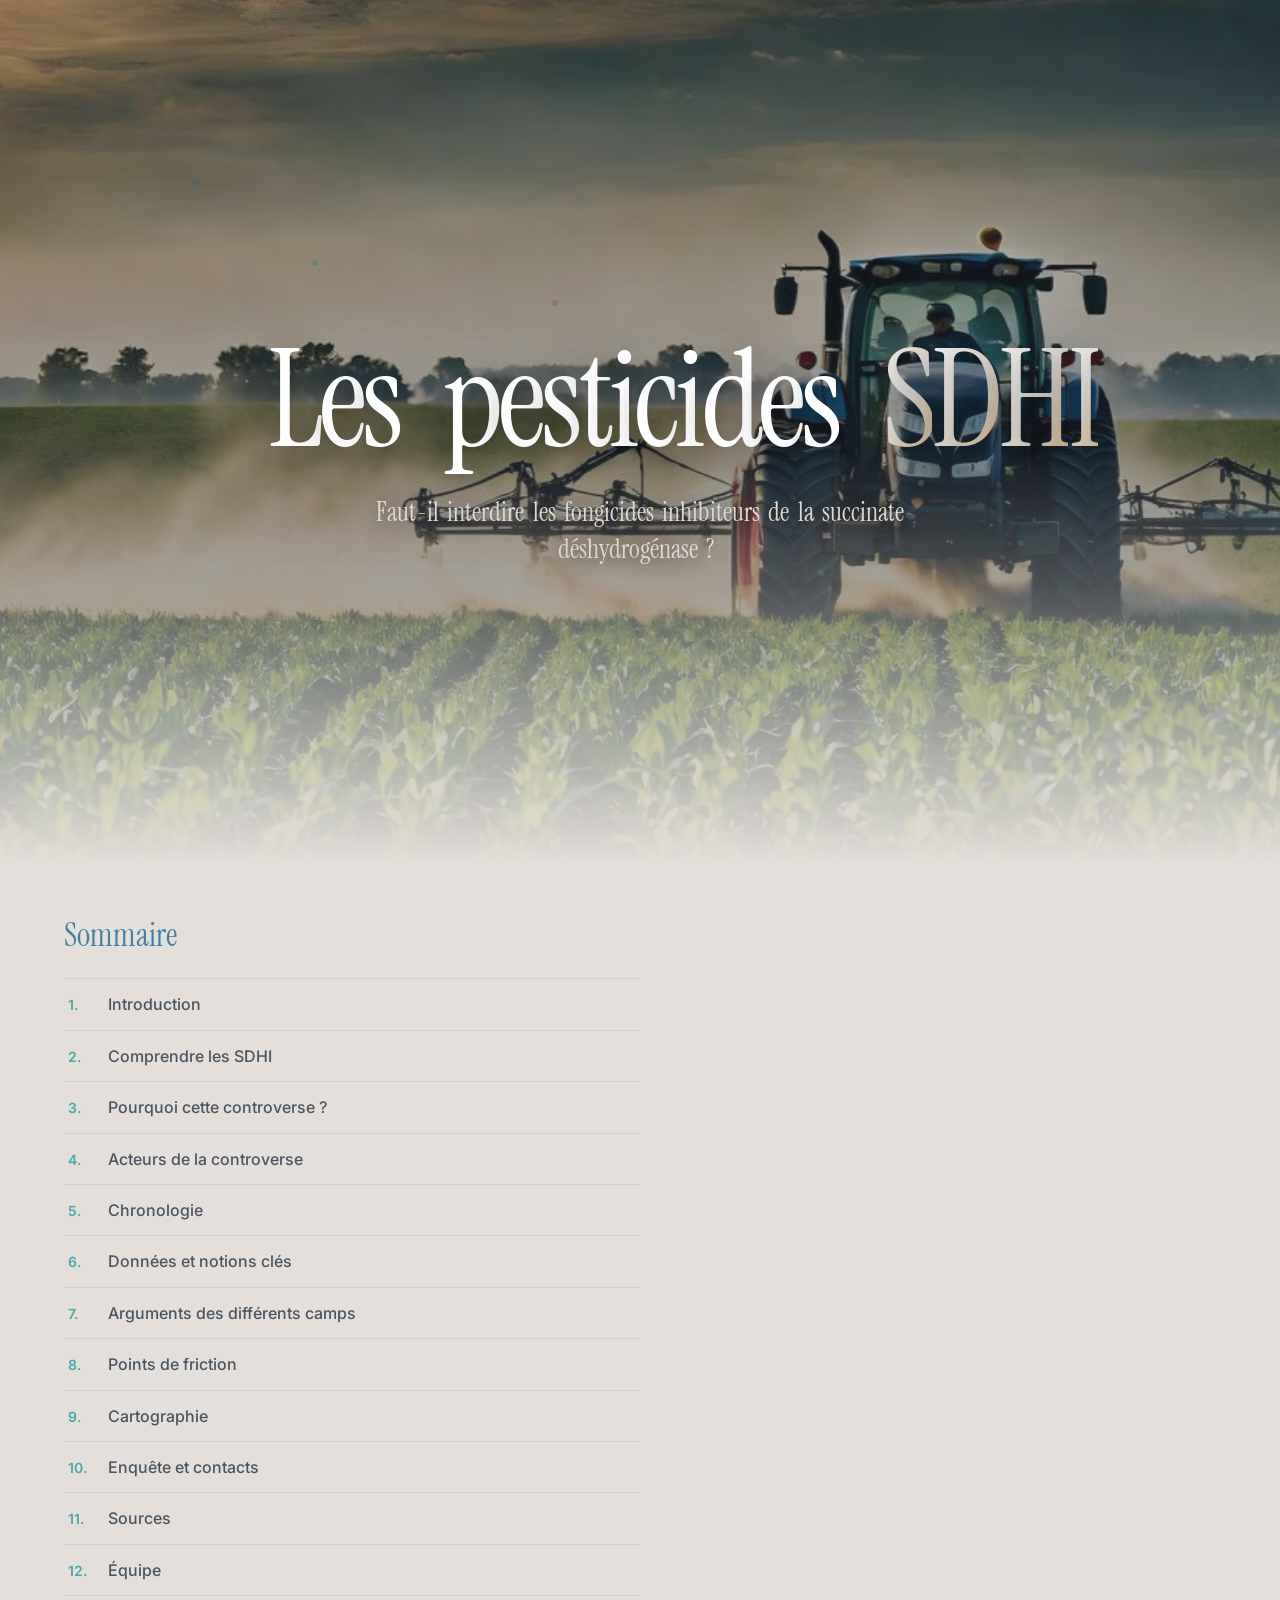
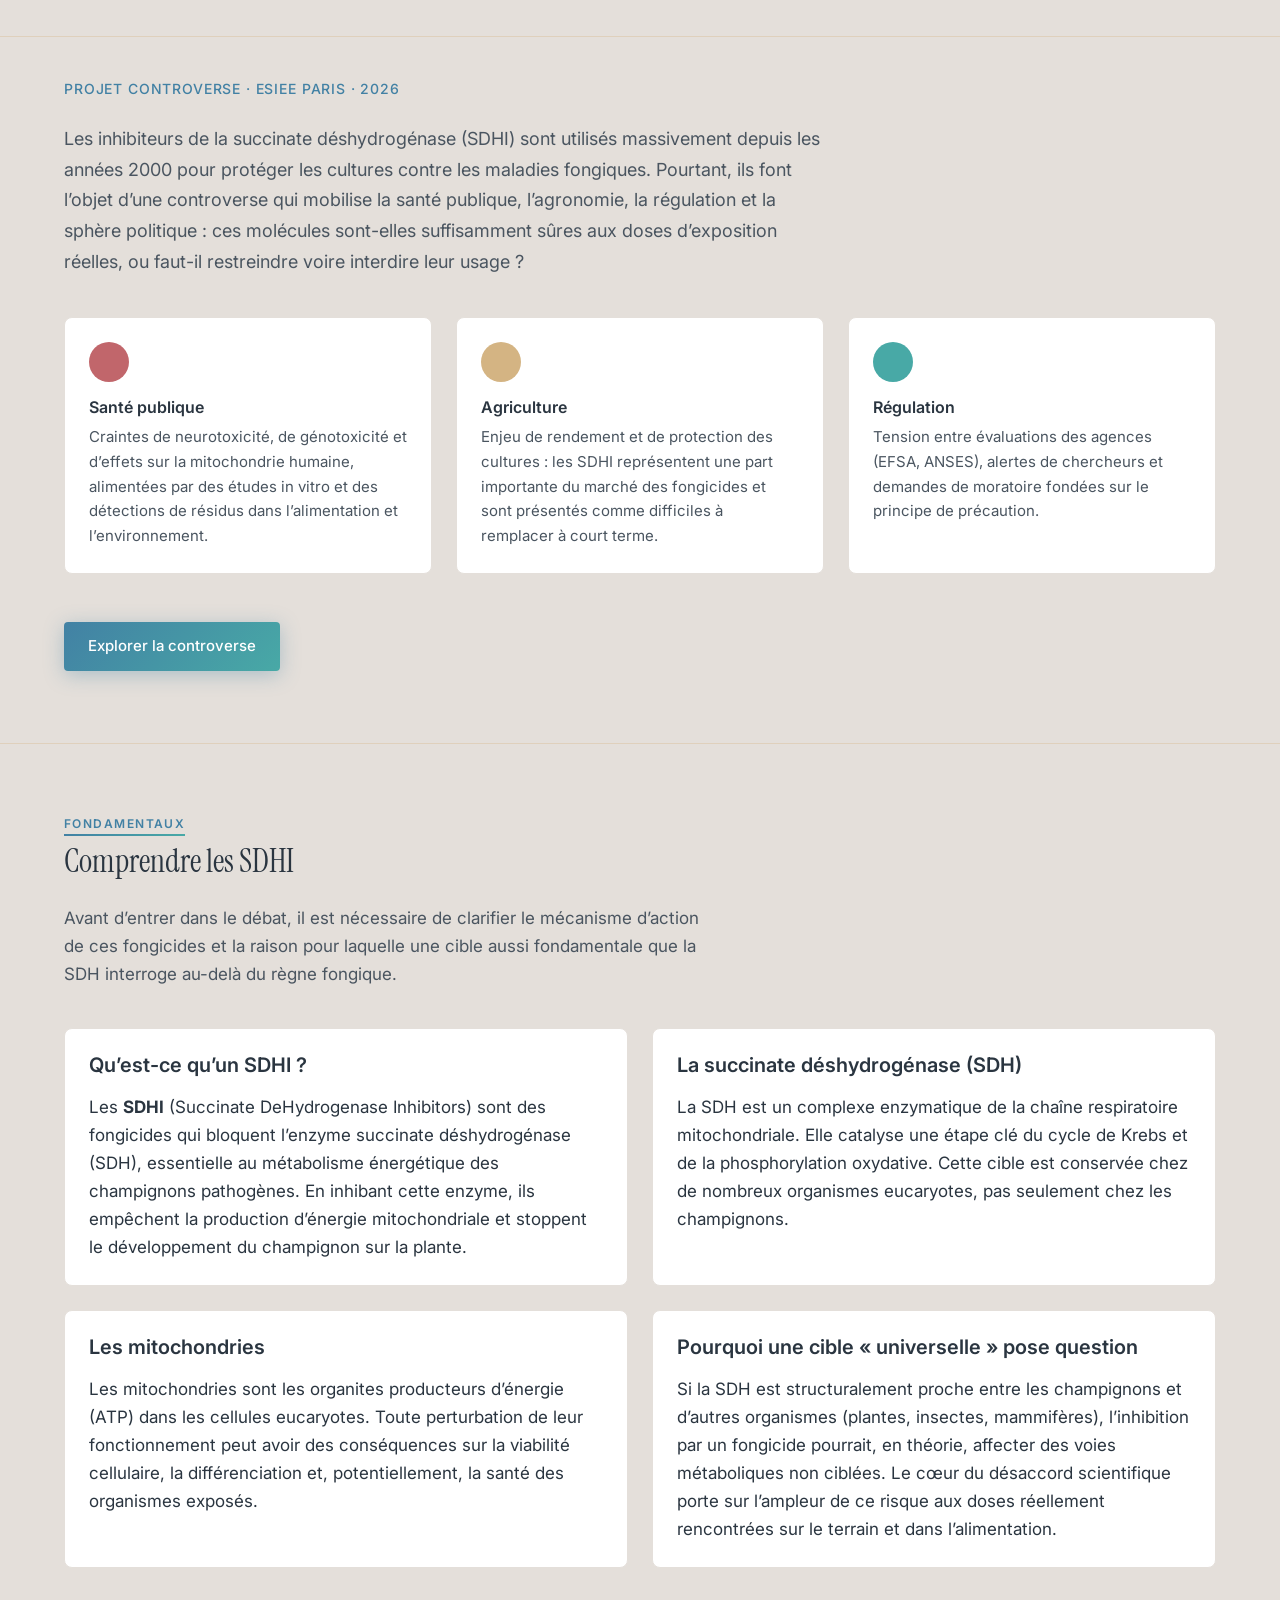
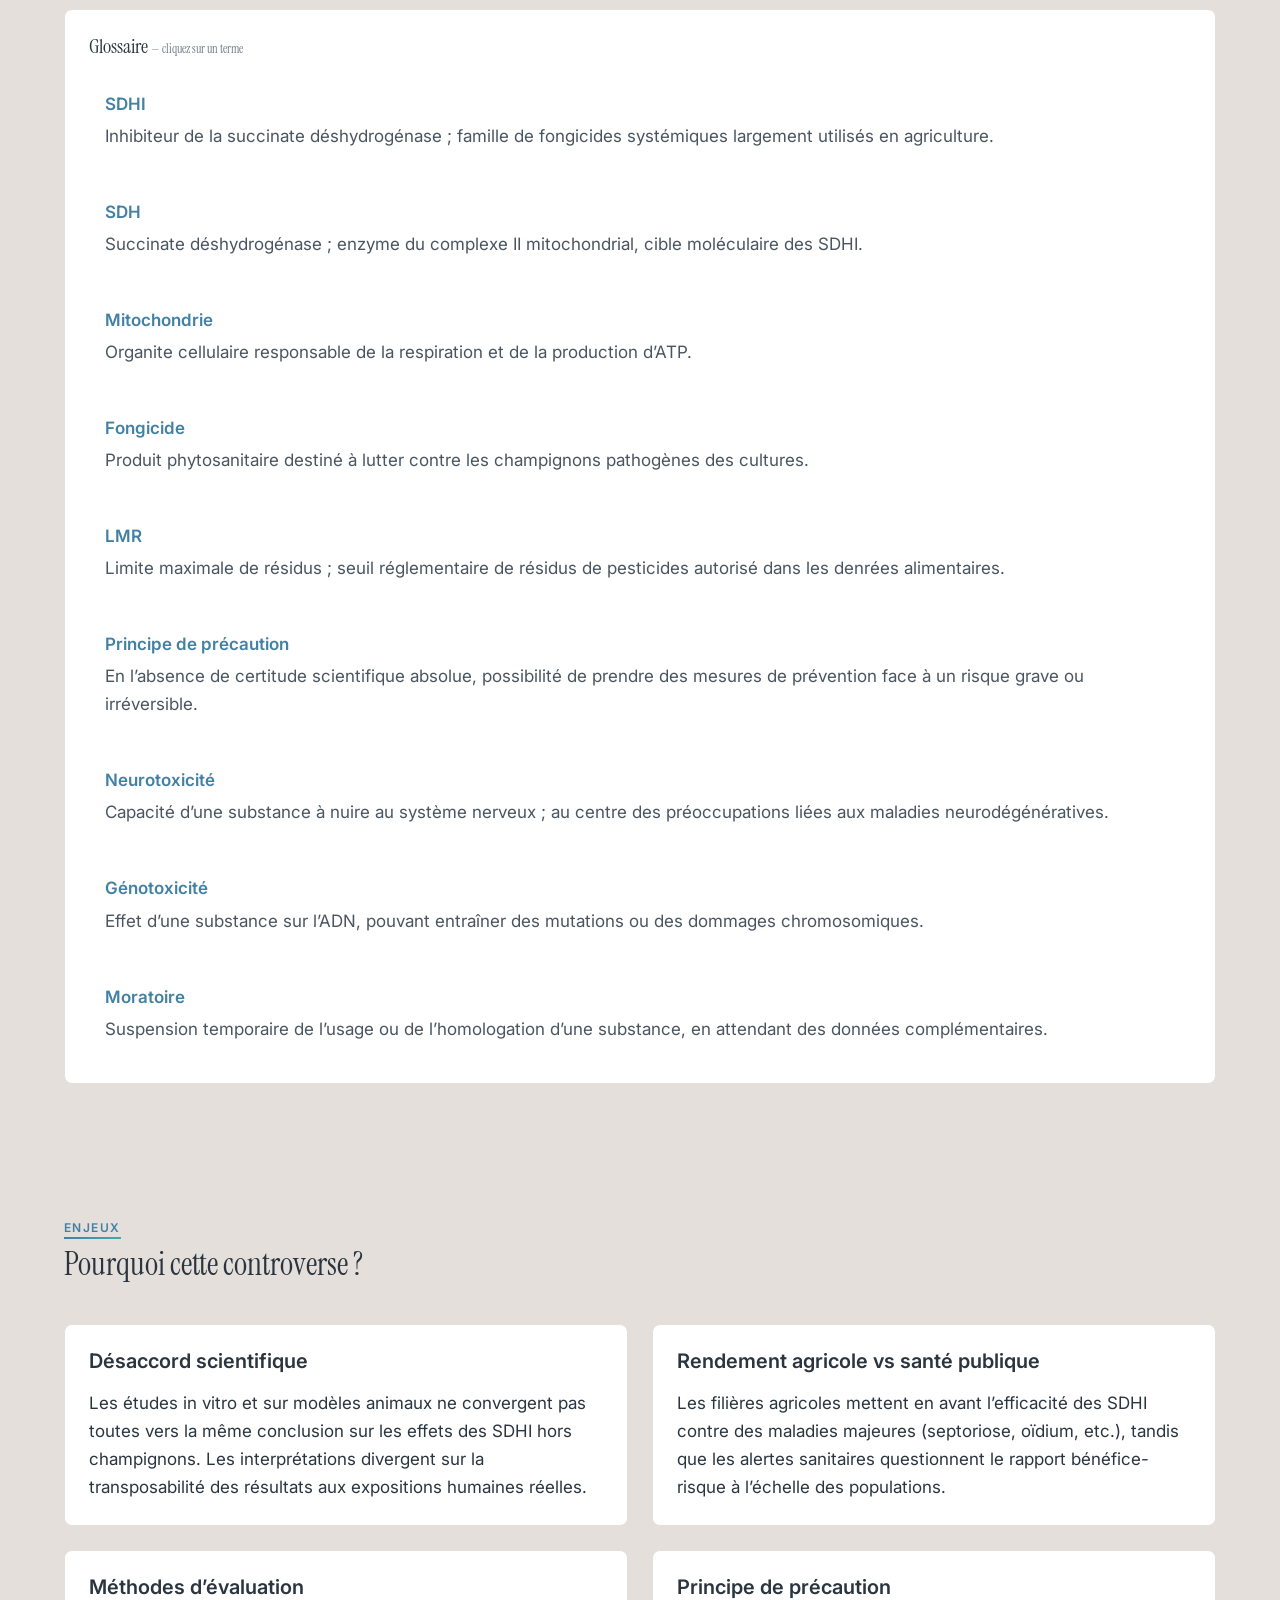
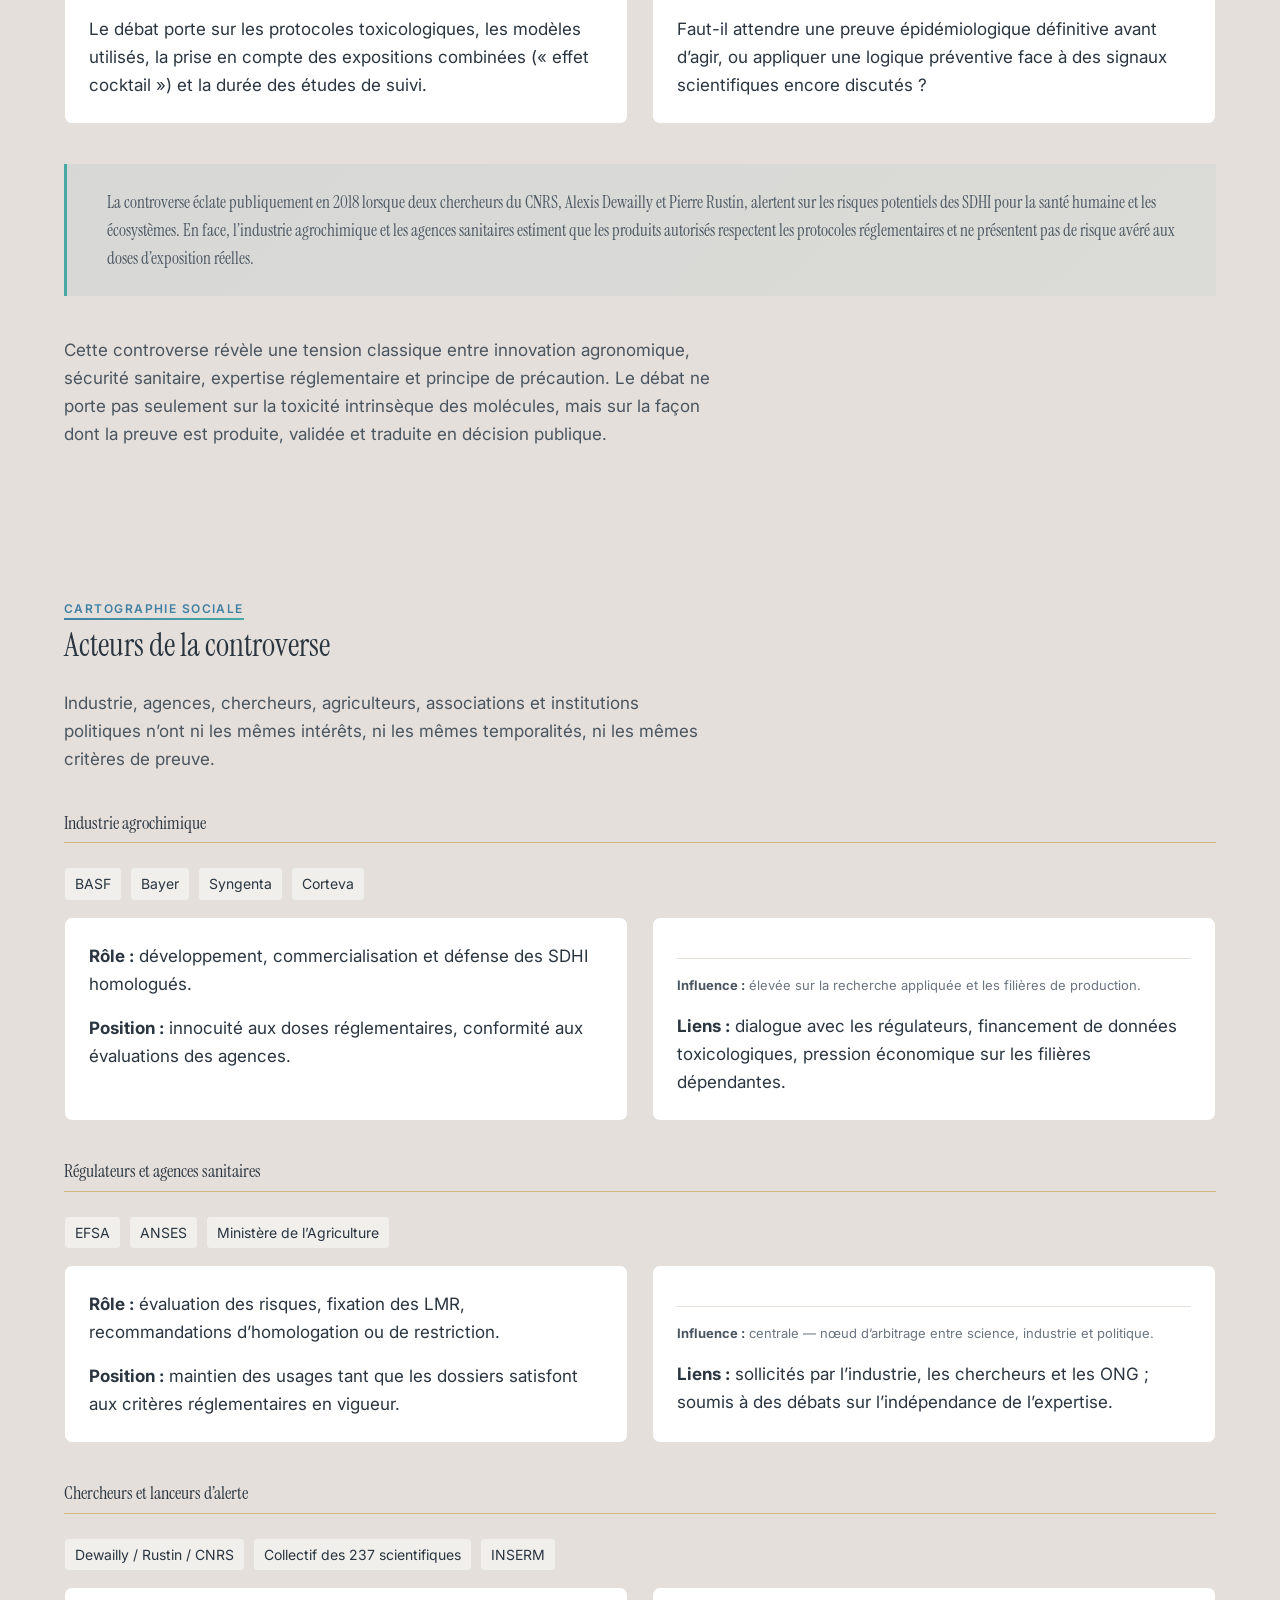
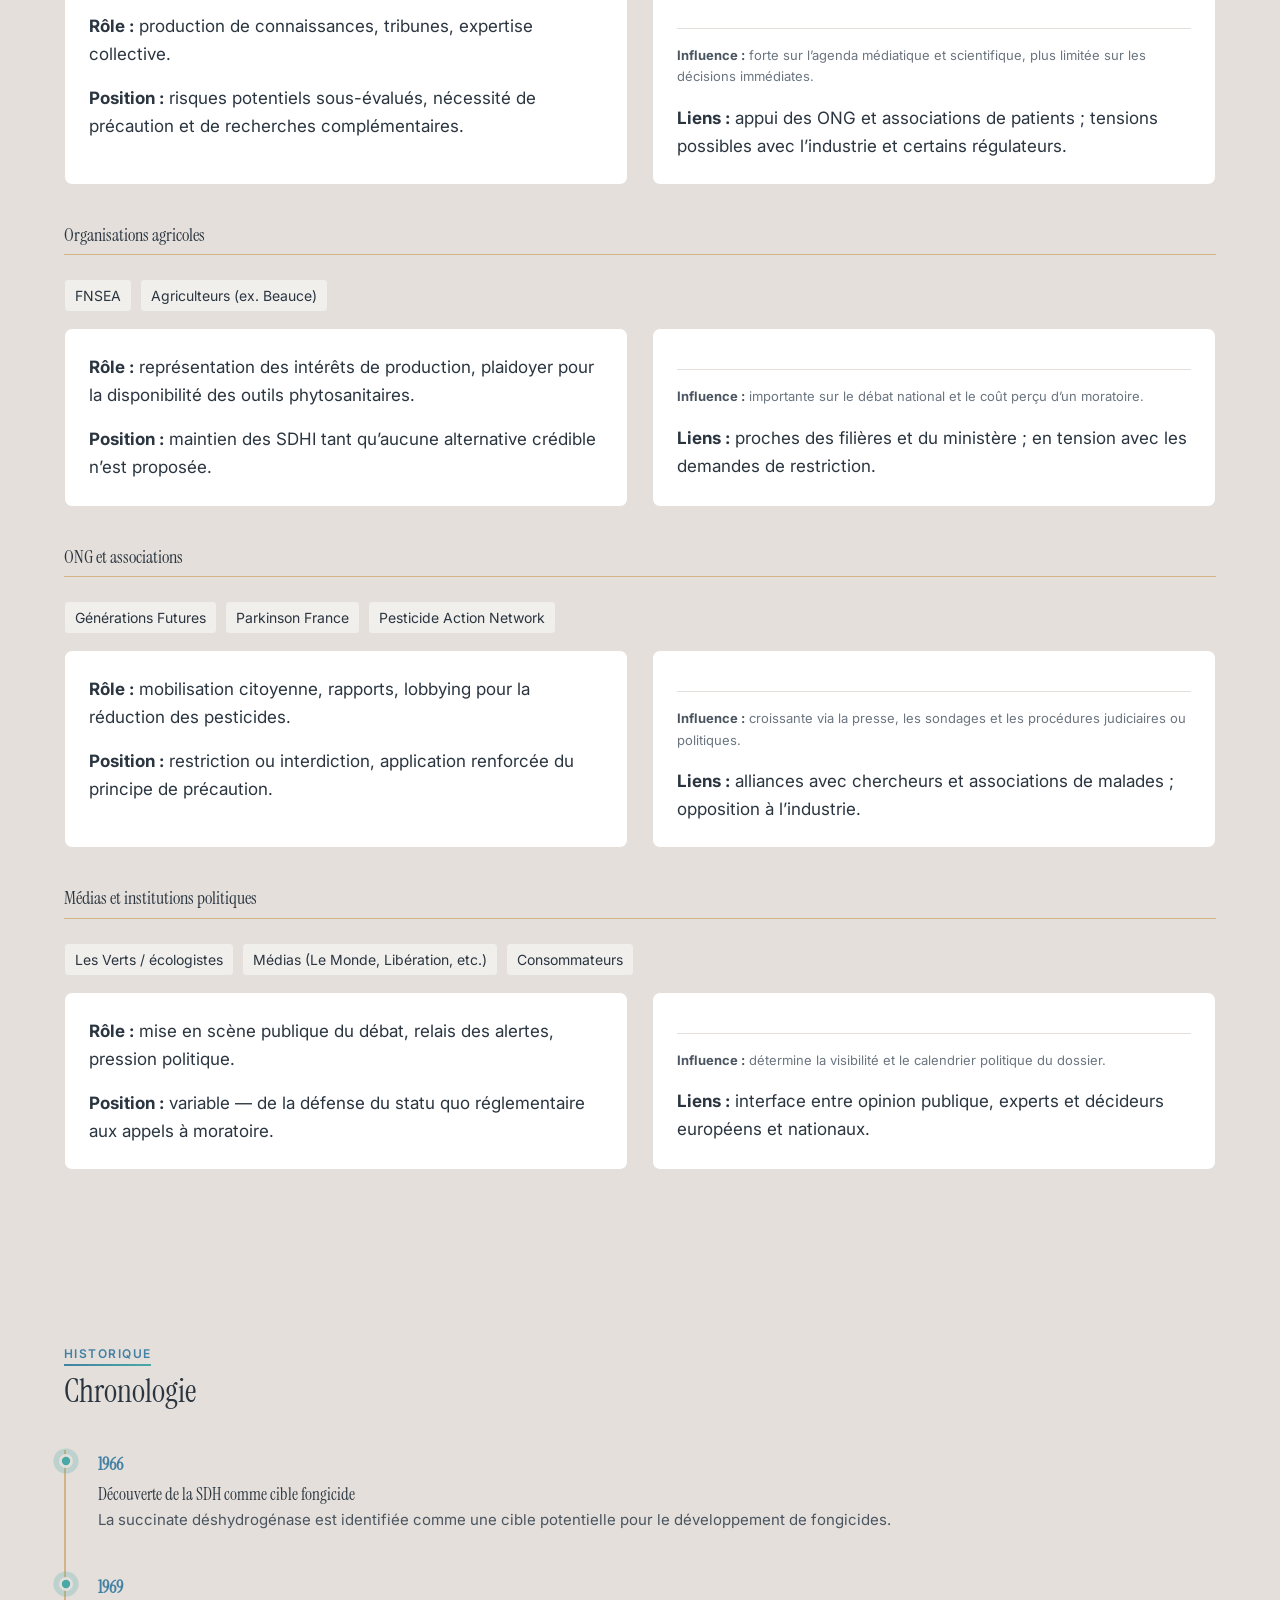
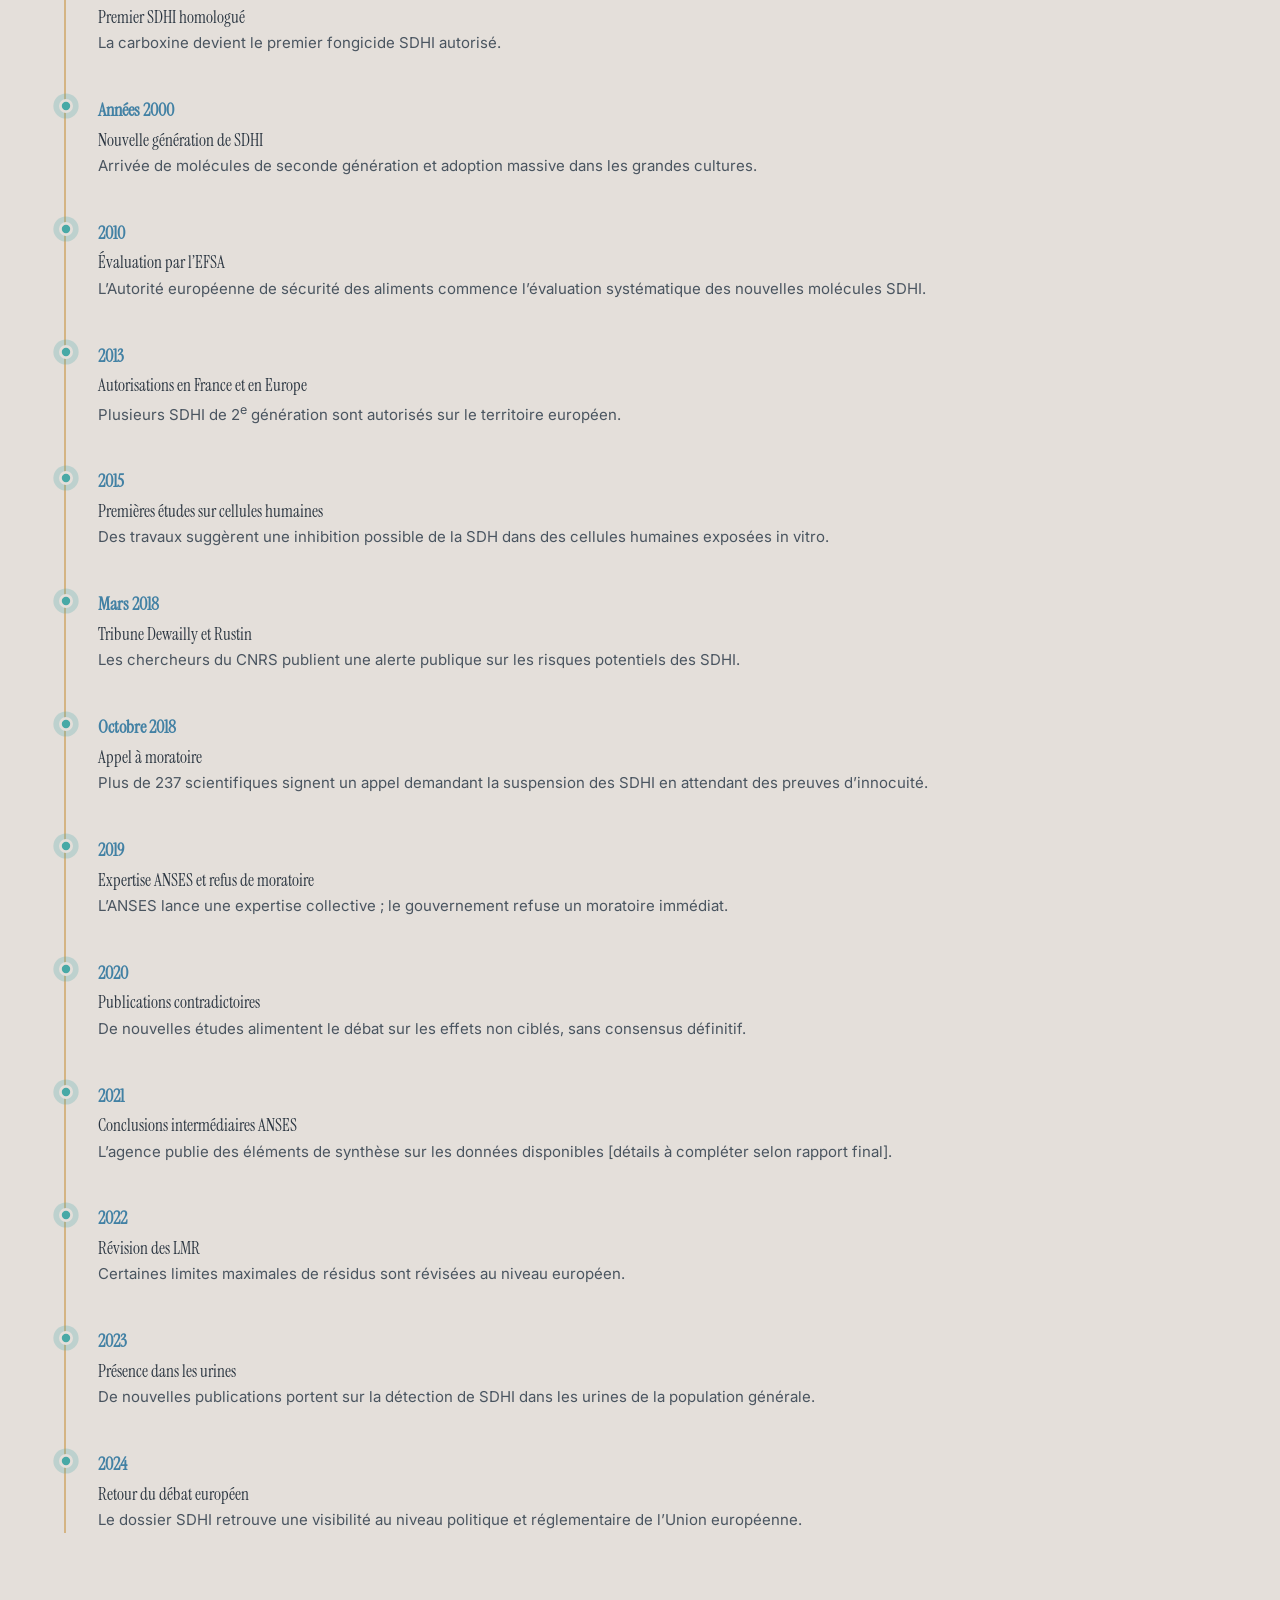
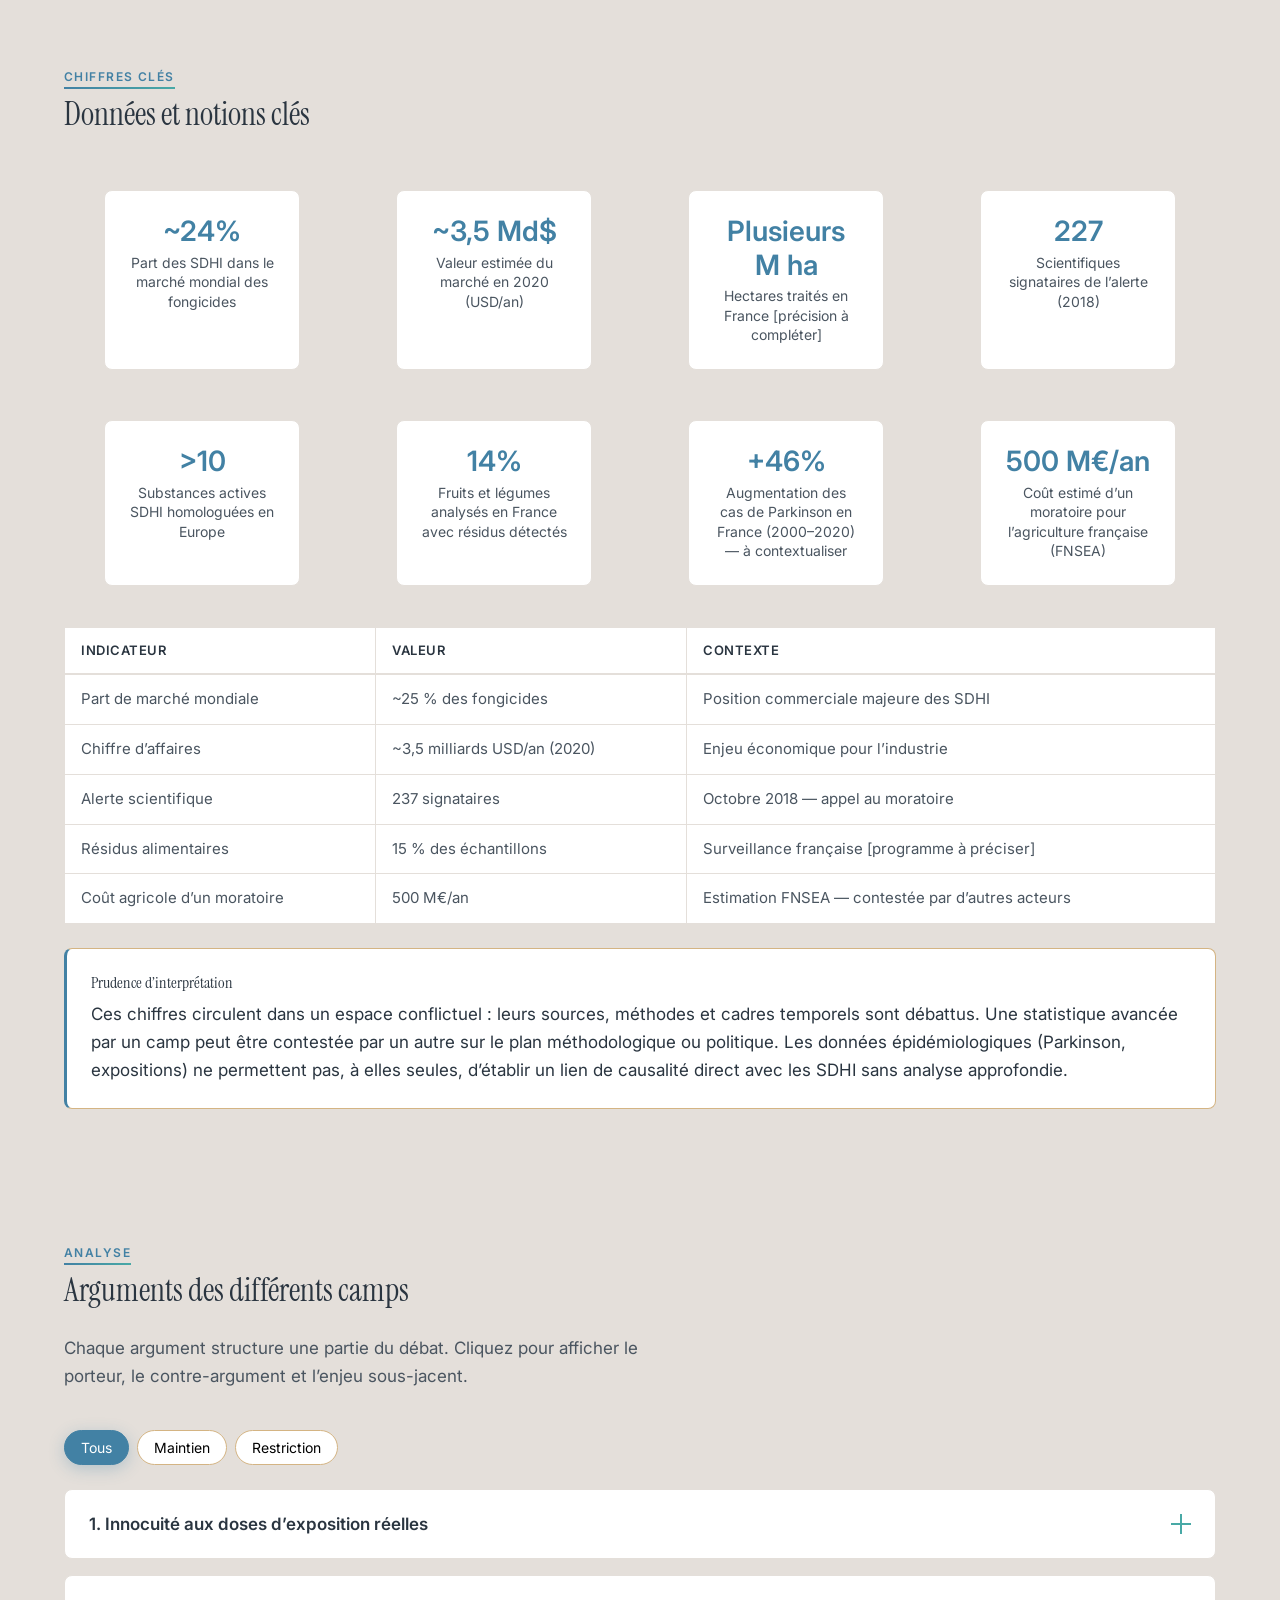
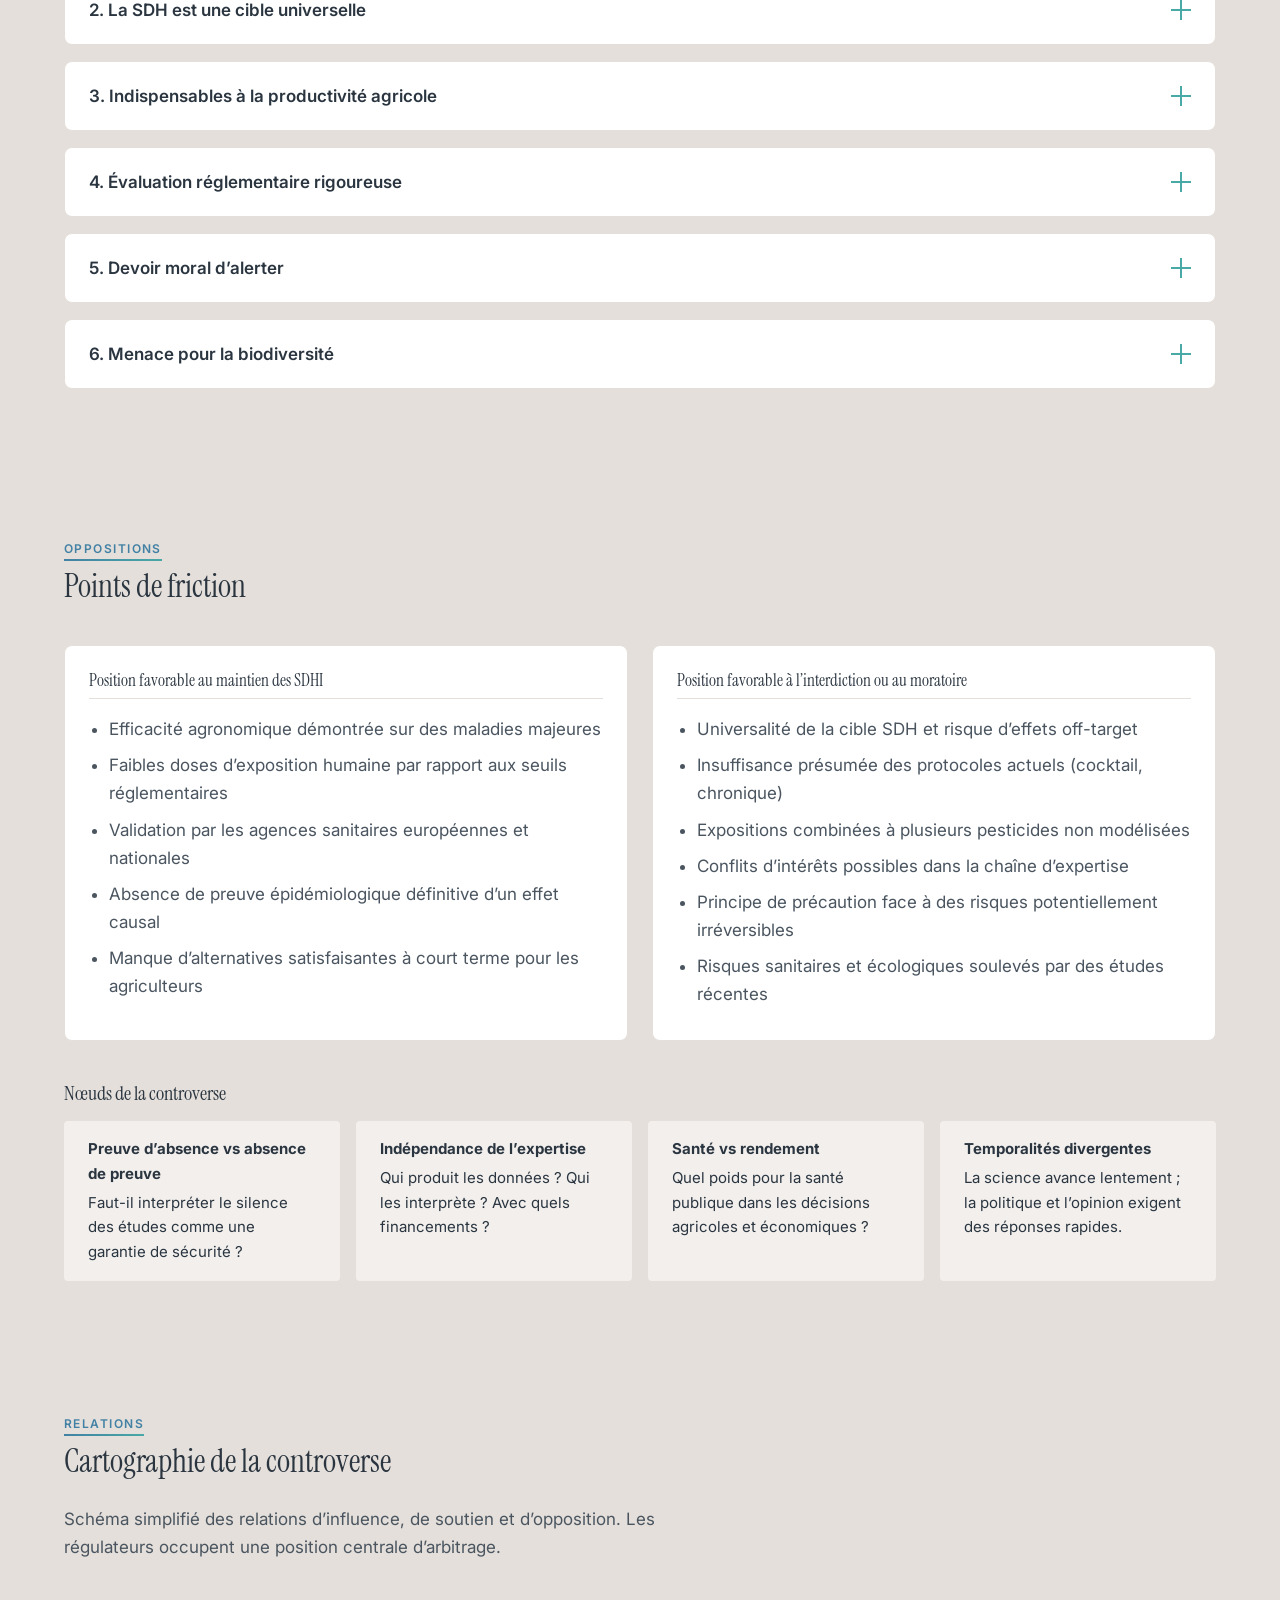
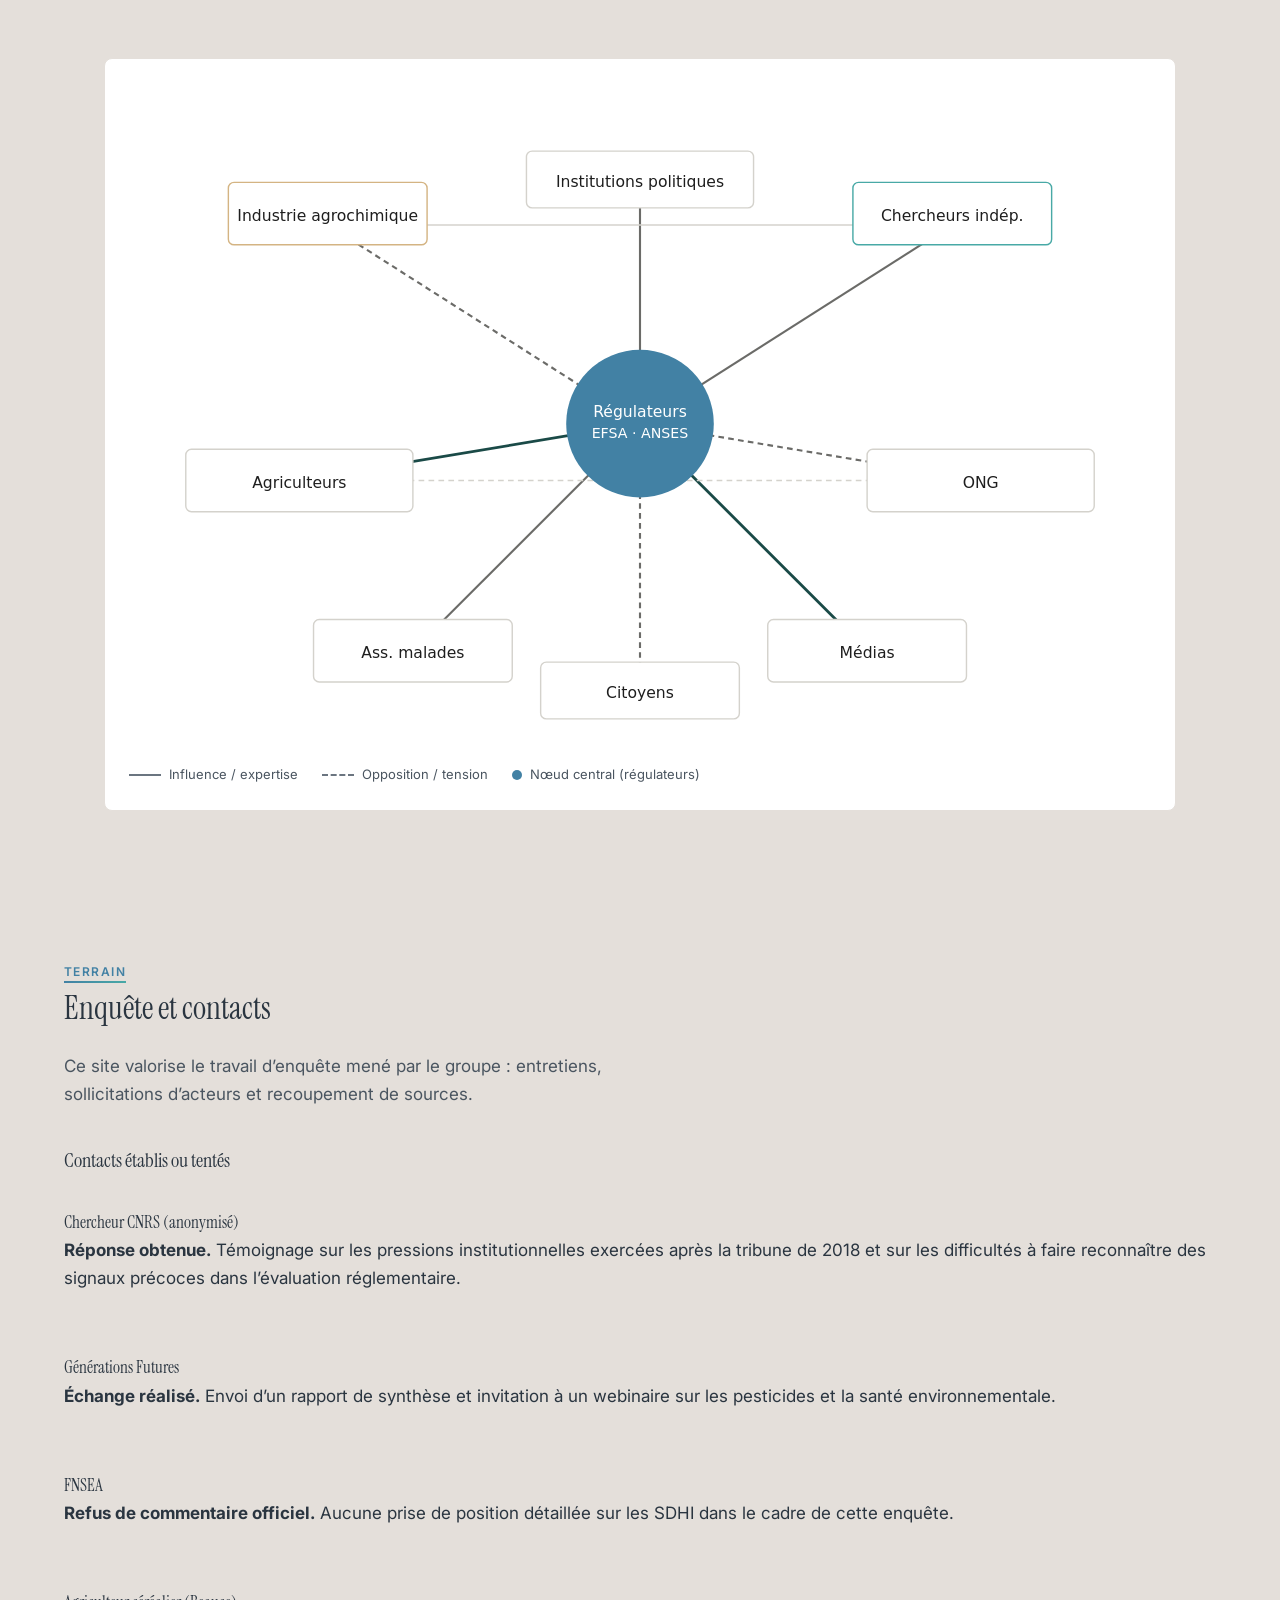
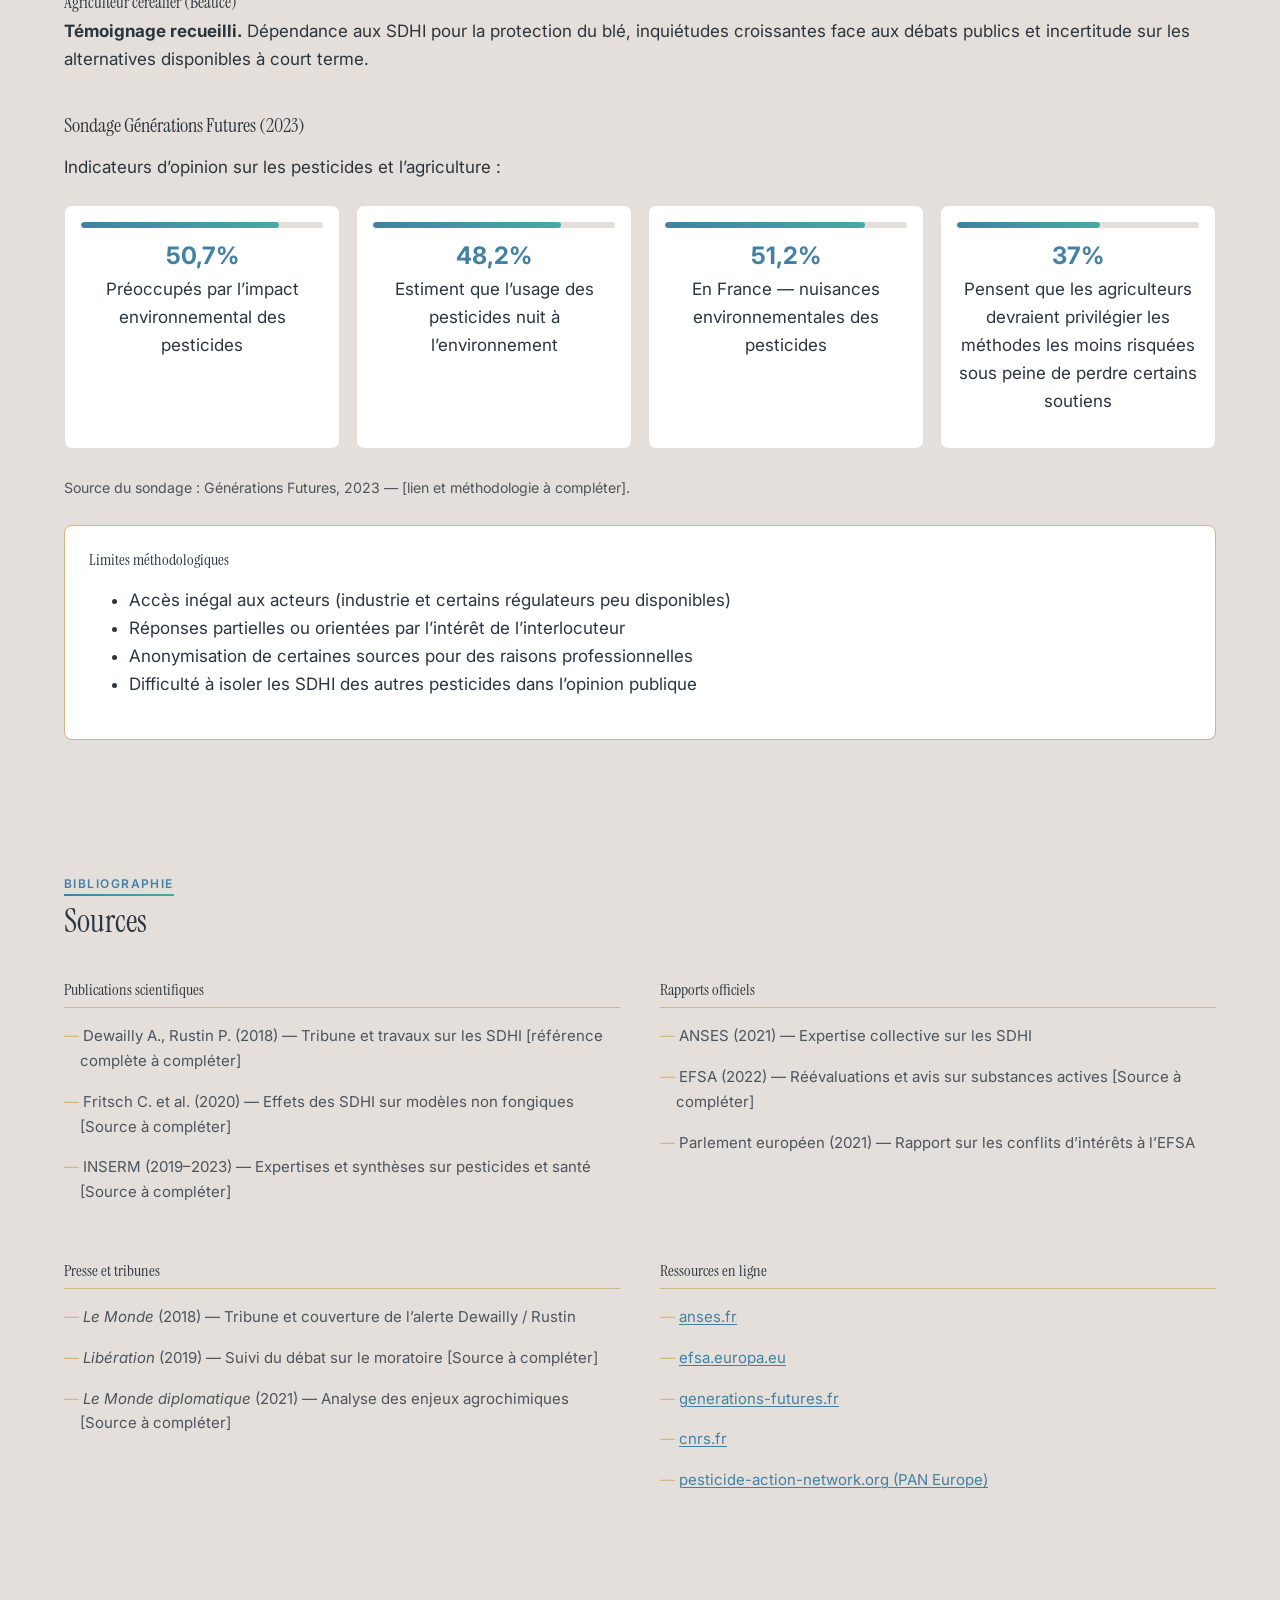
<file: index.html>
<!DOCTYPE html>
<html lang="fr">
  <head>
    <meta charset="UTF-8" />
    <meta name="viewport" content="width=device-width, initial-scale=1.0" />
    <meta
      name="description"
      content="Analyse de la controverse sur les pesticides SDHI : faut-il interdire les fongicides inhibiteurs de la succinate déshydrogénase ? Projet ESIEE Paris."
    />
    <title>Les pesticides SDHI — Controverse ESIEE Paris</title>
    <link rel="icon" href="favicon.png" type="image/png" />
    <link rel="preconnect" href="https://fonts.googleapis.com" />
    <link rel="preconnect" href="https://fonts.gstatic.com" crossorigin />
    <link
      href="https://fonts.googleapis.com/css2?family=Instrument+Serif:ital@0;1&family=Inter:wght@400;500;600;700&display=swap"
      rel="stylesheet"
    />
    <link rel="stylesheet" href="style.css" />
  </head>
  <body class="has-animations">
    <a href="#contenu-principal" class="skip-link">Aller au contenu principal</a>

    <div class="ambient" aria-hidden="true">
      <span class="ambient__blob ambient__blob--1"></span>
      <span class="ambient__blob ambient__blob--2"></span>
      <span class="ambient__blob ambient__blob--3"></span>
    </div>
    <div class="progress-bar" aria-hidden="true"></div>

    <main id="contenu-principal">
      <!-- ========== 1. HERO ========== -->
      <section id="hero" class="hero" aria-labelledby="hero-title">
        <div class="hero__bg" aria-hidden="true">
          <img
            src="images/hero-contro.jpg"
            alt=""
            width="1920"
            height="1080"
            fetchpriority="high"
            decoding="async"
          />
        </div>
        <div class="hero__overlay" aria-hidden="true"></div>
        <div class="hero__particles" aria-hidden="true"></div>
        <div class="hero__content">
          <h1
            id="hero-title"
            class="hero__title"
            aria-label="Les pesticides SDHI"
          >
            Les pesticides <span class="text-gradient">SDHI</span>
          </h1>
          <p
            class="hero__subtitle"
            aria-label="Faut-il interdire les fongicides inhibiteurs de la succinate déshydrogénase ?"
          >
            Faut-il interdire les fongicides inhibiteurs de la succinate déshydrogénase&nbsp;?
          </p>
        </div>
      </section>

      <!-- ========== SOMMAIRE ========== -->
      <nav id="sommaire" class="sommaire" aria-labelledby="sommaire-title">
        <div class="container">
          <div class="sommaire__brand">
            <h2 id="sommaire-title" class="sommaire__title">Sommaire</h2>
          </div>
          <ol class="sommaire__list">
            <li><a href="#intro" class="sommaire__link">Introduction</a></li>
            <li><a href="#comprendre" class="sommaire__link">Comprendre les SDHI</a></li>
            <li><a href="#pourquoi" class="sommaire__link">Pourquoi cette controverse&nbsp;?</a></li>
            <li><a href="#acteurs" class="sommaire__link">Acteurs de la controverse</a></li>
            <li><a href="#chronologie" class="sommaire__link">Chronologie</a></li>
            <li><a href="#donnees" class="sommaire__link">Données et notions clés</a></li>
            <li><a href="#arguments" class="sommaire__link">Arguments des différents camps</a></li>
            <li><a href="#friction" class="sommaire__link">Points de friction</a></li>
            <li><a href="#cartographie" class="sommaire__link">Cartographie</a></li>
            <li><a href="#enquete" class="sommaire__link">Enquête et contacts</a></li>
            <li><a href="#sources" class="sommaire__link">Sources</a></li>
            <li><a href="#equipe" class="sommaire__link">Équipe</a></li>
          </ol>
        </div>
      </nav>

      <!-- ========== INTRO SOUS HERO ========== -->
      <section id="intro" class="intro-panel section" aria-labelledby="intro-chapo">
        <div class="container">
          <p class="intro-panel__meta reveal reveal--fade" data-reveal>
            Projet Controverse · ESIEE Paris · 2026
          </p>
          <p id="intro-chapo" class="intro-panel__chapo reveal reveal--up" data-reveal>
            Les inhibiteurs de la succinate déshydrogénase (SDHI) sont utilisés massivement depuis
            les années 2000 pour protéger les cultures contre les maladies fongiques. Pourtant,
            ils font l’objet d’une controverse qui mobilise la santé publique, l’agronomie, la
            régulation et la sphère politique&nbsp;: ces molécules sont-elles suffisamment sûres
            aux doses d’exposition réelles, ou faut-il restreindre voire interdire leur usage&nbsp;?
          </p>

          <div class="intro-panel__pillars">
            <article class="pillar reveal reveal--up tilt-card" data-reveal>
              <span class="pillar__icon pillar__icon--health" aria-hidden="true"></span>
              <h3>Santé publique</h3>
              <p>
                Craintes de neurotoxicité, de génotoxicité et d’effets sur la mitochondrie humaine,
                alimentées par des études in vitro et des détections de résidus dans l’alimentation
                et l’environnement.
              </p>
            </article>
            <article class="pillar reveal reveal--up tilt-card" data-reveal>
              <span class="pillar__icon pillar__icon--agri" aria-hidden="true"></span>
              <h3>Agriculture</h3>
              <p>
                Enjeu de rendement et de protection des cultures&nbsp;: les SDHI représentent une
                part importante du marché des fongicides et sont présentés comme difficiles à
                remplacer à court terme.
              </p>
            </article>
            <article class="pillar reveal reveal--up tilt-card" data-reveal>
              <span class="pillar__icon pillar__icon--reg" aria-hidden="true"></span>
              <h3>Régulation</h3>
              <p>
                Tension entre évaluations des agences (EFSA, ANSES), alertes de chercheurs et
                demandes de moratoire fondées sur le principe de précaution.
              </p>
            </article>
          </div>

          <a href="#comprendre" class="btn btn--primary btn--magnetic ripple-host reveal reveal--up" data-reveal>
            Explorer la controverse
          </a>
        </div>
      </section>

      <!-- ========== 2. COMPRENDRE LES SDHI ========== -->
      <section id="comprendre" class="section" aria-labelledby="comprendre-title">
        <div class="container">
          <header class="section__header">
            <span class="section-label">Fondamentaux</span>
            <h2 id="comprendre-title">Comprendre les SDHI</h2>
            <p class="section__intro">
              Avant d’entrer dans le débat, il est nécessaire de clarifier le mécanisme d’action de
              ces fongicides et la raison pour laquelle une cible aussi fondamentale que la SDH
              interroge au-delà du règne fongique.
            </p>
          </header>

          <div class="grid-2">
            <article class="card reveal reveal--up tilt-card" data-reveal>
              <h3>Qu’est-ce qu’un SDHI&nbsp;?</h3>
              <p>
                Les <strong>SDHI</strong> (Succinate DeHydrogenase Inhibitors) sont des
                fongicides qui bloquent l’enzyme succinate déshydrogénase (SDH), essentielle au
                métabolisme énergétique des champignons pathogènes. En inhibant cette enzyme, ils
                empêchent la production d’énergie mitochondriale et stoppent le développement du
                champignon sur la plante.
              </p>
            </article>
            <article class="card reveal reveal--up tilt-card" data-reveal>
              <h3>La succinate déshydrogénase (SDH)</h3>
              <p>
                La SDH est un complexe enzymatique de la chaîne respiratoire mitochondriale. Elle
                catalyse une étape clé du cycle de Krebs et de la phosphorylation oxydative. Cette
                cible est conservée chez de nombreux organismes eucaryotes, pas seulement chez les
                champignons.
              </p>
            </article>
            <article class="card reveal reveal--up tilt-card" data-reveal>
              <h3>Les mitochondries</h3>
              <p>
                Les mitochondries sont les organites producteurs d’énergie (ATP) dans les cellules
                eucaryotes. Toute perturbation de leur fonctionnement peut avoir des conséquences
                sur la viabilité cellulaire, la différenciation et, potentiellement, la santé des
                organismes exposés.
              </p>
            </article>
            <article class="card reveal reveal--up tilt-card" data-reveal>
              <h3>Pourquoi une cible «&nbsp;universelle&nbsp;» pose question</h3>
              <p>
                Si la SDH est structuralement proche entre les champignons et d’autres organismes
                (plantes, insectes, mammifères), l’inhibition par un fongicide pourrait, en
                théorie, affecter des voies métaboliques non ciblées. Le cœur du désaccord
                scientifique porte sur l’ampleur de ce risque aux doses réellement rencontrées sur
                le terrain et dans l’alimentation.
              </p>
            </article>
          </div>

          <aside class="glossary reveal reveal--up" data-reveal aria-labelledby="glossaire-title">
            <h3 id="glossaire-title">Glossaire <span class="glossary__hint">— cliquez sur un terme</span></h3>
            <dl class="glossary__list">
              <div class="glossary__item" tabindex="0">
                <dt>SDHI</dt>
                <dd>
                  Inhibiteur de la succinate déshydrogénase&nbsp;; famille de fongicides
                  systémiques largement utilisés en agriculture.
                </dd>
              </div>
              <div class="glossary__item" tabindex="0">
                <dt>SDH</dt>
                <dd>
                  Succinate déshydrogénase&nbsp;; enzyme du complexe II mitochondrial, cible
                  moléculaire des SDHI.
                </dd>
              </div>
              <div class="glossary__item" tabindex="0">
                <dt>Mitochondrie</dt>
                <dd>
                  Organite cellulaire responsable de la respiration et de la production d’ATP.
                </dd>
              </div>
              <div class="glossary__item" tabindex="0">
                <dt>Fongicide</dt>
                <dd>
                  Produit phytosanitaire destiné à lutter contre les champignons pathogènes des
                  cultures.
                </dd>
              </div>
              <div class="glossary__item" tabindex="0">
                <dt>LMR</dt>
                <dd>
                  Limite maximale de résidus&nbsp;; seuil réglementaire de résidus de pesticides
                  autorisé dans les denrées alimentaires.
                </dd>
              </div>
              <div class="glossary__item" tabindex="0">
                <dt>Principe de précaution</dt>
                <dd>
                  En l’absence de certitude scientifique absolue, possibilité de prendre des
                  mesures de prévention face à un risque grave ou irréversible.
                </dd>
              </div>
              <div class="glossary__item" tabindex="0">
                <dt>Neurotoxicité</dt>
                <dd>
                  Capacité d’une substance à nuire au système nerveux&nbsp;; au centre des
                  préoccupations liées aux maladies neurodégénératives.
                </dd>
              </div>
              <div class="glossary__item" tabindex="0">
                <dt>Génotoxicité</dt>
                <dd>
                  Effet d’une substance sur l’ADN, pouvant entraîner des mutations ou des
                  dommages chromosomiques.
                </dd>
              </div>
              <div class="glossary__item" tabindex="0">
                <dt>Moratoire</dt>
                <dd>
                  Suspension temporaire de l’usage ou de l’homologation d’une substance, en
                  attendant des données complémentaires.
                </dd>
              </div>
            </dl>
          </aside>
        </div>
      </section>

      <!-- ========== 3. POURQUOI CETTE CONTROVERSE ========== -->
      <section id="pourquoi" class="section section--alt" aria-labelledby="pourquoi-title">
        <div class="container">
          <header class="section__header">
            <span class="section-label">Enjeux</span>
            <h2 id="pourquoi-title">Pourquoi cette controverse&nbsp;?</h2>
          </header>

          <div class="grid-2">
            <article class="card reveal reveal--up tilt-card" data-reveal>
              <h3>Désaccord scientifique</h3>
              <p>
                Les études in vitro et sur modèles animaux ne convergent pas toutes vers la même
                conclusion sur les effets des SDHI hors champignons. Les interprétations divergent
                sur la transposabilité des résultats aux expositions humaines réelles.
              </p>
            </article>
            <article class="card reveal reveal--up tilt-card" data-reveal>
              <h3>Rendement agricole vs santé publique</h3>
              <p>
                Les filières agricoles mettent en avant l’efficacité des SDHI contre des maladies
                majeures (septoriose, oïdium, etc.), tandis que les alertes sanitaires questionnent
                le rapport bénéfice-risque à l’échelle des populations.
              </p>
            </article>
            <article class="card reveal reveal--up tilt-card" data-reveal>
              <h3>Méthodes d’évaluation</h3>
              <p>
                Le débat porte sur les protocoles toxicologiques, les modèles utilisés, la prise en
                compte des expositions combinées («&nbsp;effet cocktail&nbsp;») et la durée des
                études de suivi.
              </p>
            </article>
            <article class="card reveal reveal--up tilt-card" data-reveal>
              <h3>Principe de précaution</h3>
              <p>
                Faut-il attendre une preuve épidémiologique définitive avant d’agir, ou appliquer une
                logique préventive face à des signaux scientifiques encore discutés&nbsp;?
              </p>
            </article>
          </div>

          <blockquote class="block-quote">
            La controverse éclate publiquement en 2018 lorsque deux chercheurs du CNRS, Alexis
            Dewailly et Pierre Rustin, alertent sur les risques potentiels des SDHI pour la santé
            humaine et les écosystèmes. En face, l’industrie agrochimique et les agences sanitaires
            estiment que les produits autorisés respectent les protocoles réglementaires et ne
            présentent pas de risque avéré aux doses d’exposition réelles.
          </blockquote>

          <p class="section__intro">
            Cette controverse révèle une tension classique entre innovation agronomique, sécurité
            sanitaire, expertise réglementaire et principe de précaution. Le débat ne porte pas
            seulement sur la toxicité intrinsèque des molécules, mais sur la façon dont la preuve
            est produite, validée et traduite en décision publique.
          </p>
        </div>
      </section>

      <!-- ========== 4. ACTEURS ========== -->
      <section id="acteurs" class="section" aria-labelledby="acteurs-title">
        <div class="container">
          <header class="section__header">
            <span class="section-label">Cartographie sociale</span>
            <h2 id="acteurs-title">Acteurs de la controverse</h2>
            <p class="section__intro">
              Industrie, agences, chercheurs, agriculteurs, associations et institutions politiques
              n’ont ni les mêmes intérêts, ni les mêmes temporalités, ni les mêmes critères de
              preuve.
            </p>
          </header>

          <article class="actor-family reveal reveal--up" data-reveal>
            <h3 class="actor-family__title">Industrie agrochimique</h3>
            <ul class="actor-list" aria-label="Acteurs industriels">
              <li>BASF</li>
              <li>Bayer</li>
              <li>Syngenta</li>
              <li>Corteva</li>
            </ul>
            <div class="grid-2">
              <div class="card">
                <p><strong>Rôle&nbsp;:</strong> développement, commercialisation et défense des SDHI homologués.</p>
                <p><strong>Position&nbsp;:</strong> innocuité aux doses réglementaires, conformité aux évaluations des agences.</p>
              </div>
              <div class="card">
                <p class="influence"><strong>Influence&nbsp;:</strong> élevée sur la recherche appliquée et les filières de production.</p>
                <p><strong>Liens&nbsp;:</strong> dialogue avec les régulateurs, financement de données toxicologiques, pression économique sur les filières dépendantes.</p>
              </div>
            </div>
          </article>

          <article class="actor-family reveal reveal--up" data-reveal>
            <h3 class="actor-family__title">Régulateurs et agences sanitaires</h3>
            <ul class="actor-list">
              <li>EFSA</li>
              <li>ANSES</li>
              <li>Ministère de l’Agriculture</li>
            </ul>
            <div class="grid-2">
              <div class="card">
                <p><strong>Rôle&nbsp;:</strong> évaluation des risques, fixation des LMR, recommandations d’homologation ou de restriction.</p>
                <p><strong>Position&nbsp;:</strong> maintien des usages tant que les dossiers satisfont aux critères réglementaires en vigueur.</p>
              </div>
              <div class="card">
                <p class="influence"><strong>Influence&nbsp;:</strong> centrale — nœud d’arbitrage entre science, industrie et politique.</p>
                <p><strong>Liens&nbsp;:</strong> sollicités par l’industrie, les chercheurs et les ONG&nbsp;; soumis à des débats sur l’indépendance de l’expertise.</p>
              </div>
            </div>
          </article>

          <article class="actor-family reveal reveal--up" data-reveal>
            <h3 class="actor-family__title">Chercheurs et lanceurs d’alerte</h3>
            <ul class="actor-list">
              <li>Dewailly / Rustin / CNRS</li>
              <li>Collectif des 237 scientifiques</li>
              <li>INSERM</li>
            </ul>
            <div class="grid-2">
              <div class="card">
                <p><strong>Rôle&nbsp;:</strong> production de connaissances, tribunes, expertise collective.</p>
                <p><strong>Position&nbsp;:</strong> risques potentiels sous-évalués, nécessité de précaution et de recherches complémentaires.</p>
              </div>
              <div class="card">
                <p class="influence"><strong>Influence&nbsp;:</strong> forte sur l’agenda médiatique et scientifique, plus limitée sur les décisions immédiates.</p>
                <p><strong>Liens&nbsp;:</strong> appui des ONG et associations de patients&nbsp;; tensions possibles avec l’industrie et certains régulateurs.</p>
              </div>
            </div>
          </article>

          <article class="actor-family reveal reveal--up" data-reveal>
            <h3 class="actor-family__title">Organisations agricoles</h3>
            <ul class="actor-list">
              <li>FNSEA</li>
              <li>Agriculteurs (ex. Beauce)</li>
            </ul>
            <div class="grid-2">
              <div class="card">
                <p><strong>Rôle&nbsp;:</strong> représentation des intérêts de production, plaidoyer pour la disponibilité des outils phytosanitaires.</p>
                <p><strong>Position&nbsp;:</strong> maintien des SDHI tant qu’aucune alternative crédible n’est proposée.</p>
              </div>
              <div class="card">
                <p class="influence"><strong>Influence&nbsp;:</strong> importante sur le débat national et le coût perçu d’un moratoire.</p>
                <p><strong>Liens&nbsp;:</strong> proches des filières et du ministère&nbsp;; en tension avec les demandes de restriction.</p>
              </div>
            </div>
          </article>

          <article class="actor-family reveal reveal--up" data-reveal>
            <h3 class="actor-family__title">ONG et associations</h3>
            <ul class="actor-list">
              <li>Générations Futures</li>
              <li>Parkinson France</li>
              <li>Pesticide Action Network</li>
            </ul>
            <div class="grid-2">
              <div class="card">
                <p><strong>Rôle&nbsp;:</strong> mobilisation citoyenne, rapports, lobbying pour la réduction des pesticides.</p>
                <p><strong>Position&nbsp;:</strong> restriction ou interdiction, application renforcée du principe de précaution.</p>
              </div>
              <div class="card">
                <p class="influence"><strong>Influence&nbsp;:</strong> croissante via la presse, les sondages et les procédures judiciaires ou politiques.</p>
                <p><strong>Liens&nbsp;:</strong> alliances avec chercheurs et associations de malades&nbsp;; opposition à l’industrie.</p>
              </div>
            </div>
          </article>

          <article class="actor-family reveal reveal--up" data-reveal>
            <h3 class="actor-family__title">Médias et institutions politiques</h3>
            <ul class="actor-list">
              <li>Les Verts / écologistes</li>
              <li>Médias (Le Monde, Libération, etc.)</li>
              <li>Consommateurs</li>
            </ul>
            <div class="grid-2">
              <div class="card">
                <p><strong>Rôle&nbsp;:</strong> mise en scène publique du débat, relais des alertes, pression politique.</p>
                <p><strong>Position&nbsp;:</strong> variable — de la défense du statu quo réglementaire aux appels à moratoire.</p>
              </div>
              <div class="card">
                <p class="influence"><strong>Influence&nbsp;:</strong> détermine la visibilité et le calendrier politique du dossier.</p>
                <p><strong>Liens&nbsp;:</strong> interface entre opinion publique, experts et décideurs européens et nationaux.</p>
              </div>
            </div>
          </article>
        </div>
      </section>

      <!-- ========== 5. CHRONOLOGIE ========== -->
      <section id="chronologie" class="section section--alt" aria-labelledby="chronologie-title">
        <div class="container">
          <header class="section__header">
            <span class="section-label">Historique</span>
            <h2 id="chronologie-title">Chronologie</h2>
          </header>

          <ol class="timeline">
            <li class="timeline__item reveal reveal--left" data-reveal>
              <div class="timeline__year">1966</div>
              <div class="timeline__content">
                <h3>Découverte de la SDH comme cible fongicide</h3>
                <p>La succinate déshydrogénase est identifiée comme une cible potentielle pour le développement de fongicides.</p>
              </div>
            </li>
            <li class="timeline__item reveal reveal--left" data-reveal>
              <div class="timeline__year">1969</div>
              <div class="timeline__content">
                <h3>Premier SDHI homologué</h3>
                <p>La carboxine devient le premier fongicide SDHI autorisé.</p>
              </div>
            </li>
            <li class="timeline__item reveal reveal--left" data-reveal>
              <div class="timeline__year">Années 2000</div>
              <div class="timeline__content">
                <h3>Nouvelle génération de SDHI</h3>
                <p>Arrivée de molécules de seconde génération et adoption massive dans les grandes cultures.</p>
              </div>
            </li>
            <li class="timeline__item reveal reveal--left" data-reveal>
              <div class="timeline__year">2010</div>
              <div class="timeline__content">
                <h3>Évaluation par l’EFSA</h3>
                <p>L’Autorité européenne de sécurité des aliments commence l’évaluation systématique des nouvelles molécules SDHI.</p>
              </div>
            </li>
            <li class="timeline__item reveal reveal--left" data-reveal>
              <div class="timeline__year">2013</div>
              <div class="timeline__content">
                <h3>Autorisations en France et en Europe</h3>
                <p>Plusieurs SDHI de 2<sup>e</sup> génération sont autorisés sur le territoire européen.</p>
              </div>
            </li>
            <li class="timeline__item reveal reveal--left" data-reveal>
              <div class="timeline__year">2015</div>
              <div class="timeline__content">
                <h3>Premières études sur cellules humaines</h3>
                <p>Des travaux suggèrent une inhibition possible de la SDH dans des cellules humaines exposées in vitro.</p>
              </div>
            </li>
            <li class="timeline__item reveal reveal--left" data-reveal>
              <div class="timeline__year">Mars 2018</div>
              <div class="timeline__content">
                <h3>Tribune Dewailly et Rustin</h3>
                <p>Les chercheurs du CNRS publient une alerte publique sur les risques potentiels des SDHI.</p>
              </div>
            </li>
            <li class="timeline__item reveal reveal--left" data-reveal>
              <div class="timeline__year">Octobre 2018</div>
              <div class="timeline__content">
                <h3>Appel à moratoire</h3>
                <p>Plus de 237 scientifiques signent un appel demandant la suspension des SDHI en attendant des preuves d’innocuité.</p>
              </div>
            </li>
            <li class="timeline__item reveal reveal--left" data-reveal>
              <div class="timeline__year">2019</div>
              <div class="timeline__content">
                <h3>Expertise ANSES et refus de moratoire</h3>
                <p>L’ANSES lance une expertise collective&nbsp;; le gouvernement refuse un moratoire immédiat.</p>
              </div>
            </li>
            <li class="timeline__item reveal reveal--left" data-reveal>
              <div class="timeline__year">2020</div>
              <div class="timeline__content">
                <h3>Publications contradictoires</h3>
                <p>De nouvelles études alimentent le débat sur les effets non ciblés, sans consensus définitif.</p>
              </div>
            </li>
            <li class="timeline__item reveal reveal--left" data-reveal>
              <div class="timeline__year">2021</div>
              <div class="timeline__content">
                <h3>Conclusions intermédiaires ANSES</h3>
                <p>L’agence publie des éléments de synthèse sur les données disponibles [détails à compléter selon rapport final].</p>
              </div>
            </li>
            <li class="timeline__item reveal reveal--left" data-reveal>
              <div class="timeline__year">2022</div>
              <div class="timeline__content">
                <h3>Révision des LMR</h3>
                <p>Certaines limites maximales de résidus sont révisées au niveau européen.</p>
              </div>
            </li>
            <li class="timeline__item reveal reveal--left" data-reveal>
              <div class="timeline__year">2023</div>
              <div class="timeline__content">
                <h3>Présence dans les urines</h3>
                <p>De nouvelles publications portent sur la détection de SDHI dans les urines de la population générale.</p>
              </div>
            </li>
            <li class="timeline__item reveal reveal--left" data-reveal>
              <div class="timeline__year">2024</div>
              <div class="timeline__content">
                <h3>Retour du débat européen</h3>
                <p>Le dossier SDHI retrouve une visibilité au niveau politique et réglementaire de l’Union européenne.</p>
              </div>
            </li>
          </ol>
        </div>
      </section>

      <!-- ========== 6. DONNÉES ========== -->
      <section id="donnees" class="section" aria-labelledby="donnees-title">
        <div class="container">
          <header class="section__header">
            <span class="section-label">Chiffres clés</span>
            <h2 id="donnees-title">Données et notions clés</h2>
          </header>

          <div class="data-grid">
            <figure class="data-stat reveal reveal--scale" data-reveal>
              <span class="data-stat__value" data-count="25" data-prefix="~" data-suffix="%">~25&nbsp;%</span>
              <figcaption class="data-stat__label">Part des SDHI dans le marché mondial des fongicides</figcaption>
            </figure>
            <figure class="data-stat">
              <span class="data-stat__value">~3,5&nbsp;Md$</span>
              <figcaption class="data-stat__label">Valeur estimée du marché en 2020 (USD/an)</figcaption>
            </figure>
            <figure class="data-stat">
              <span class="data-stat__value">Plusieurs M ha</span>
              <figcaption class="data-stat__label">Hectares traités en France [précision à compléter]</figcaption>
            </figure>
            <figure class="data-stat reveal reveal--scale" data-reveal>
              <span class="data-stat__value" data-count="237">237</span>
              <figcaption class="data-stat__label">Scientifiques signataires de l’alerte (2018)</figcaption>
            </figure>
            <figure class="data-stat">
              <span class="data-stat__value">&gt;10</span>
              <figcaption class="data-stat__label">Substances actives SDHI homologuées en Europe</figcaption>
            </figure>
            <figure class="data-stat reveal reveal--scale" data-reveal>
              <span class="data-stat__value" data-count="15" data-suffix="%">15&nbsp;%</span>
              <figcaption class="data-stat__label">Fruits et légumes analysés en France avec résidus détectés</figcaption>
            </figure>
            <figure class="data-stat reveal reveal--scale" data-reveal>
              <span class="data-stat__value" data-count="50" data-prefix="+" data-suffix="%">+50&nbsp;%</span>
              <figcaption class="data-stat__label">Augmentation des cas de Parkinson en France (2000–2020) — à contextualiser</figcaption>
            </figure>
            <figure class="data-stat">
              <span class="data-stat__value">500&nbsp;M€/an</span>
              <figcaption class="data-stat__label">Coût estimé d’un moratoire pour l’agriculture française (FNSEA)</figcaption>
            </figure>
          </div>

          <div class="data-table-wrap">
            <table class="data-table">
              <caption class="visually-hidden">Synthèse des indicateurs clés de la controverse SDHI</caption>
              <thead>
                <tr>
                  <th scope="col">Indicateur</th>
                  <th scope="col">Valeur</th>
                  <th scope="col">Contexte</th>
                </tr>
              </thead>
              <tbody>
                <tr>
                  <td>Part de marché mondiale</td>
                  <td>~25&nbsp;% des fongicides</td>
                  <td>Position commerciale majeure des SDHI</td>
                </tr>
                <tr>
                  <td>Chiffre d’affaires</td>
                  <td>~3,5&nbsp;milliards USD/an (2020)</td>
                  <td>Enjeu économique pour l’industrie</td>
                </tr>
                <tr>
                  <td>Alerte scientifique</td>
                  <td>237 signataires</td>
                  <td>Octobre 2018 — appel au moratoire</td>
                </tr>
                <tr>
                  <td>Résidus alimentaires</td>
                  <td>15&nbsp;% des échantillons</td>
                  <td>Surveillance française [programme à préciser]</td>
                </tr>
                <tr>
                  <td>Coût agricole d’un moratoire</td>
                  <td>500&nbsp;M€/an</td>
                  <td>Estimation FNSEA — contestée par d’autres acteurs</td>
                </tr>
              </tbody>
            </table>
          </div>

          <aside class="callout callout--caution">
            <h3>Prudence d’interprétation</h3>
            <p>
              Ces chiffres circulent dans un espace conflictuel&nbsp;: leurs sources, méthodes et
              cadres temporels sont débattus. Une statistique avancée par un camp peut être
              contestée par un autre sur le plan méthodologique ou politique. Les données
              épidémiologiques (Parkinson, expositions) ne permettent pas, à elles seules, d’établir
              un lien de causalité direct avec les SDHI sans analyse approfondie.
            </p>
          </aside>
        </div>
      </section>

      <!-- ========== 7. ARGUMENTS ========== -->
      <section id="arguments" class="section section--alt" aria-labelledby="arguments-title">
        <div class="container">
          <header class="section__header">
            <span class="section-label">Analyse</span>
            <h2 id="arguments-title">Arguments des différents camps</h2>
            <p class="section__intro">
              Chaque argument structure une partie du débat. Cliquez pour afficher le porteur, le
              contre-argument et l’enjeu sous-jacent.
            </p>
          </header>

          <div class="filter-bar reveal" data-reveal role="tablist" aria-label="Filtrer les arguments">
            <button type="button" class="filter-btn is-active" data-filter="all" role="tab" aria-selected="true">Tous</button>
            <button type="button" class="filter-btn" data-filter="pro" role="tab" aria-selected="false">Maintien</button>
            <button type="button" class="filter-btn" data-filter="anti" role="tab" aria-selected="false">Restriction</button>
          </div>

          <div class="accordion" id="arg-1" data-camp="pro">
            <button type="button" class="accordion__trigger" aria-controls="arg-1-panel">
              <span>1. Innocuité aux doses d’exposition réelles</span>
              <span class="accordion__icon" aria-hidden="true"></span>
            </button>
            <div id="arg-1-panel" class="accordion__panel" role="region">
              <dl class="argument-meta">
                <dt>Formulation</dt>
                <dd>Les SDHI homologués sont sûrs car les expositions humaines restent très inférieures aux doses sans effet observé dans les études réglementaires.</dd>
                <dt>Porté par</dt>
                <dd>Industrie agrochimique, EFSA, ANSES (position majoritaire des dossiers validés).</dd>
                <dt>Contre-argument</dt>
                <dd>Les études réglementaires ne reproduisent pas toujours les expositions chroniques, combinées et les populations vulnérables.</dd>
                <dt>Enjeu</dt>
                <dd>Choix des modèles toxicologiques et des marges de sécurité appliquées.</dd>
              </dl>
            </div>
          </div>

          <div class="accordion" id="arg-2" data-camp="anti">
            <button type="button" class="accordion__trigger" aria-controls="arg-2-panel">
              <span>2. La SDH est une cible universelle</span>
              <span class="accordion__icon" aria-hidden="true"></span>
            </button>
            <div id="arg-2-panel" class="accordion__panel" role="region">
              <dl class="argument-meta">
                <dt>Formulation</dt>
                <dd>Le risque ne se limite pas aux champignons&nbsp;: l’inhibition mitochondriale pourrait affecter d’autres organismes, dont l’homme.</dd>
                <dt>Porté par</dt>
                <dd>Dewailly, Rustin, collectif des 237 scientifiques, INSERM (travaux connexes).</dd>
                <dt>Contre-argument</dt>
                <dd>La sélectivité moléculaire et les marges d’exposition réelle réduiraient ce risque à des niveaux négligeables.</dd>
                <dt>Enjeu</dt>
                <dd>Transposition des résultats in vitro / animaux à l’exposition humaine réelle.</dd>
              </dl>
            </div>
          </div>

          <div class="accordion" id="arg-3" data-camp="pro">
            <button type="button" class="accordion__trigger" aria-controls="arg-3-panel">
              <span>3. Indispensables à la productivité agricole</span>
              <span class="accordion__icon" aria-hidden="true"></span>
            </button>
            <div id="arg-3-panel" class="accordion__panel" role="region">
              <dl class="argument-meta">
                <dt>Formulation</dt>
                <dd>Les SDHI sont essentiels pour protéger les rendements, notamment en grandes cultures (blé, vignes, etc.).</dd>
                <dt>Porté par</dt>
                <dd>FNSEA, filières céréalières, industrie.</dd>
                <dt>Contre-argument</dt>
                <dd>Des alternatives existent ou sont en développement (agroécologie, variétés résistantes, autres modes d’action) — leur déploiement demande du temps et des investissements.</dd>
                <dt>Enjeu</dt>
                <dd>Arbitrage entre sécurité alimentaire de production et sécurité sanitaire à long terme.</dd>
              </dl>
            </div>
          </div>

          <div class="accordion" id="arg-4" data-camp="pro">
            <button type="button" class="accordion__trigger" aria-controls="arg-4-panel">
              <span>4. Évaluation réglementaire rigoureuse</span>
              <span class="accordion__icon" aria-hidden="true"></span>
            </button>
            <div id="arg-4-panel" class="accordion__panel" role="region">
              <dl class="argument-meta">
                <dt>Formulation</dt>
                <dd>Les agences ont déjà examiné ces substances selon des protocoles harmonisés et exigeants avant toute autorisation.</dd>
                <dt>Porté par</dt>
                <dd>EFSA, ANSES, ministères compétents.</dd>
                <dt>Contre-argument</dt>
                <dd>Questions sur les conflits d’intérêts, les données fournies par l’industrie et l’absence d’études sur les effets cocktail.</dd>
                <dt>Enjeu</dt>
                <dd>Indépendance et exhaustivité de l’expertise réglementaire.</dd>
              </dl>
            </div>
          </div>

          <div class="accordion" id="arg-5" data-camp="anti">
            <button type="button" class="accordion__trigger" aria-controls="arg-5-panel">
              <span>5. Devoir moral d’alerter</span>
              <span class="accordion__icon" aria-hidden="true"></span>
            </button>
            <div id="arg-5-panel" class="accordion__panel" role="region">
              <dl class="argument-meta">
                <dt>Formulation</dt>
                <dd>Face à des signaux sérieux, les chercheurs ont le devoir d’alerter avant qu’une preuve épidémiologique définitive ne soit disponible.</dd>
                <dt>Porté par</dt>
                <dd>Lanceurs d’alerte, ONG, associations de patients.</dd>
                <dt>Contre-argument</dt>
                <dd>Une alerte prématurée peut provoquer une anxiété injustifiée et des décisions économiques disproportionnées.</dd>
                <dt>Enjeu</dt>
                <dd>Temporalité scientifique vs urgence perçue par la société civile.</dd>
              </dl>
            </div>
          </div>

          <div class="accordion" id="arg-6" data-camp="anti">
            <button type="button" class="accordion__trigger" aria-controls="arg-6-panel">
              <span>6. Menace pour la biodiversité</span>
              <span class="accordion__icon" aria-hidden="true"></span>
            </button>
            <div id="arg-6-panel" class="accordion__panel" role="region">
              <dl class="argument-meta">
                <dt>Formulation</dt>
                <dd>Les SDHI peuvent affecter des organismes non cibles (insectes, oiseaux, microbiote du sol) et contribuer au déclin de la biodiversité.</dd>
                <dt>Porté par</dt>
                <dd>ONG environnementales, écologistes, certains écologues.</dd>
                <dt>Contre-argument</dt>
                <dd>Les études écotoxicologiques des dossiers d’homologation intègrent déjà ces dimensions — à réévaluer selon les données récentes.</dd>
                <dt>Enjeu</dt>
                <dd>Évaluation des risques écosystémiques et des expositions environnementales.</dd>
              </dl>
            </div>
          </div>
        </div>
      </section>

      <!-- ========== 8. FRICTION ========== -->
      <section id="friction" class="section" aria-labelledby="friction-title">
        <div class="container">
          <header class="section__header">
            <span class="section-label">Oppositions</span>
            <h2 id="friction-title">Points de friction</h2>
          </header>

          <div class="friction-columns">
            <div class="friction-col reveal reveal--left tilt-card" data-reveal>
              <h3>Position favorable au maintien des SDHI</h3>
              <ul>
                <li>Efficacité agronomique démontrée sur des maladies majeures</li>
                <li>Faibles doses d’exposition humaine par rapport aux seuils réglementaires</li>
                <li>Validation par les agences sanitaires européennes et nationales</li>
                <li>Absence de preuve épidémiologique définitive d’un effet causal</li>
                <li>Manque d’alternatives satisfaisantes à court terme pour les agriculteurs</li>
              </ul>
            </div>
            <div class="friction-col reveal reveal--right tilt-card" data-reveal>
              <h3>Position favorable à l’interdiction ou au moratoire</h3>
              <ul>
                <li>Universalité de la cible SDH et risque d’effets off-target</li>
                <li>Insuffisance présumée des protocoles actuels (cocktail, chronique)</li>
                <li>Expositions combinées à plusieurs pesticides non modélisées</li>
                <li>Conflits d’intérêts possibles dans la chaîne d’expertise</li>
                <li>Principe de précaution face à des risques potentiellement irréversibles</li>
                <li>Risques sanitaires et écologiques soulevés par des études récentes</li>
              </ul>
            </div>
          </div>

          <h3>Nœuds de la controverse</h3>
          <div class="nodes-grid">
            <div class="node-item reveal reveal--scale tilt-card" data-reveal>
              <strong>Preuve d’absence vs absence de preuve</strong>
              Faut-il interpréter le silence des études comme une garantie de sécurité&nbsp;?
            </div>
            <div class="node-item reveal reveal--scale tilt-card" data-reveal>
              <strong>Indépendance de l’expertise</strong>
              Qui produit les données&nbsp;? Qui les interprète&nbsp;? Avec quels financements&nbsp;?
            </div>
            <div class="node-item reveal reveal--scale tilt-card" data-reveal>
              <strong>Santé vs rendement</strong>
              Quel poids pour la santé publique dans les décisions agricoles et économiques&nbsp;?
            </div>
            <div class="node-item reveal reveal--scale tilt-card" data-reveal>
              <strong>Temporalités divergentes</strong>
              La science avance lentement&nbsp;; la politique et l’opinion exigent des réponses rapides.
            </div>
          </div>
        </div>
      </section>

      <!-- ========== 9. CARTOGRAPHIE ========== -->
      <section id="cartographie" class="section section--alt" aria-labelledby="cartographie-title">
        <div class="container map-section">
          <header class="section__header">
            <span class="section-label">Relations</span>
            <h2 id="cartographie-title">Cartographie de la controverse</h2>
            <p class="section__intro">
              Schéma simplifié des relations d’influence, de soutien et d’opposition. Les
              régulateurs occupent une position centrale d’arbitrage.
            </p>
          </header>

          <figure class="map-figure">
            <svg
              class="controversy-map"
              viewBox="0 0 720 480"
              role="img"
              aria-labelledby="map-title map-desc"
            >
              <title id="map-title">Cartographie des acteurs de la controverse SDHI</title>
              <desc id="map-desc">
                Schéma montrant les régulateurs au centre, reliés à l'industrie, aux chercheurs,
                agriculteurs, ONG, associations de malades, médias, citoyens et institutions politiques.
              </desc>

              <!-- Liens -->
              <line x1="360" y1="240" x2="140" y2="100" stroke="#6b6b68" stroke-width="1.5" stroke-dasharray="4 3" />
              <line x1="360" y1="240" x2="580" y2="100" stroke="#6b6b68" stroke-width="1.5" />
              <line x1="360" y1="240" x2="120" y2="280" stroke="#1a4a47" stroke-width="2" />
              <line x1="360" y1="240" x2="600" y2="280" stroke="#6b6b68" stroke-width="1.5" stroke-dasharray="4 3" />
              <line x1="360" y1="240" x2="200" y2="400" stroke="#6b6b68" stroke-width="1.5" />
              <line x1="360" y1="240" x2="520" y2="400" stroke="#1a4a47" stroke-width="2" />
              <line x1="360" y1="240" x2="360" y2="80" stroke="#6b6b68" stroke-width="1.5" />
              <line x1="360" y1="240" x2="360" y2="420" stroke="#6b6b68" stroke-width="1.5" stroke-dasharray="4 3" />
              <line x1="140" y1="100" x2="580" y2="100" stroke="#d4d2cc" stroke-width="1" />
              <line x1="120" y1="280" x2="600" y2="280" stroke="#d4d2cc" stroke-width="1" stroke-dasharray="4 3" />

              <!-- Nœud central -->
              <circle class="map-node map-node--central" cx="360" cy="240" r="52" fill="#4281a4" data-label="Régulateurs (EFSA · ANSES)" />
              <text x="360" y="235" text-anchor="middle" fill="#fff" font-size="11" font-family="system-ui,sans-serif">Régulateurs</text>
              <text x="360" y="250" text-anchor="middle" fill="#fff" font-size="10" font-family="system-ui,sans-serif">EFSA · ANSES</text>

              <!-- Autres nœuds -->
              <rect class="map-node" x="70" y="70" width="140" height="44" rx="4" fill="#fff" stroke="#d4b483" data-label="Industrie agrochimique" />
              <text x="140" y="97" text-anchor="middle" fill="#1e1e1e" font-size="11" font-family="system-ui,sans-serif">Industrie agrochimique</text>

              <rect class="map-node" x="510" y="70" width="140" height="44" rx="4" fill="#fff" stroke="#48a9a6" data-label="Chercheurs indépendants" />
              <text x="580" y="97" text-anchor="middle" fill="#1e1e1e" font-size="11" font-family="system-ui,sans-serif">Chercheurs indép.</text>

              <rect x="40" y="258" width="160" height="44" rx="4" fill="#fff" stroke="#d4d2cc" />
              <text x="120" y="285" text-anchor="middle" fill="#1e1e1e" font-size="11" font-family="system-ui,sans-serif">Agriculteurs</text>

              <rect x="520" y="258" width="160" height="44" rx="4" fill="#fff" stroke="#d4d2cc" />
              <text x="600" y="285" text-anchor="middle" fill="#1e1e1e" font-size="11" font-family="system-ui,sans-serif">ONG</text>

              <rect x="280" y="48" width="160" height="40" rx="4" fill="#fff" stroke="#d4d2cc" />
              <text x="360" y="73" text-anchor="middle" fill="#1e1e1e" font-size="11" font-family="system-ui,sans-serif">Institutions politiques</text>

              <rect x="130" y="378" width="140" height="44" rx="4" fill="#fff" stroke="#d4d2cc" />
              <text x="200" y="405" text-anchor="middle" fill="#1e1e1e" font-size="11" font-family="system-ui,sans-serif">Ass. malades</text>

              <rect x="450" y="378" width="140" height="44" rx="4" fill="#fff" stroke="#d4d2cc" />
              <text x="520" y="405" text-anchor="middle" fill="#1e1e1e" font-size="11" font-family="system-ui,sans-serif">Médias</text>

              <rect x="290" y="408" width="140" height="40" rx="4" fill="#fff" stroke="#d4d2cc" />
              <text x="360" y="433" text-anchor="middle" fill="#1e1e1e" font-size="11" font-family="system-ui,sans-serif">Citoyens</text>
            </svg>
            <figcaption class="map-legend">
              <span class="legend-item"><span class="legend-line"></span> Influence / expertise</span>
              <span class="legend-item"><span class="legend-line legend-line--dashed"></span> Opposition / tension</span>
              <span class="legend-item"><span class="legend-dot"></span> Nœud central (régulateurs)</span>
            </figcaption>
          </figure>
        </div>
      </section>

      <!-- ========== 10. ENQUÊTE ========== -->
      <section id="enquete" class="section" aria-labelledby="enquete-title">
        <div class="container">
          <header class="section__header">
            <span class="section-label">Terrain</span>
            <h2 id="enquete-title">Enquête et contacts</h2>
            <p class="section__intro">
              Ce site valorise le travail d’enquête mené par le groupe&nbsp;: entretiens,
              sollicitations d’acteurs et recoupement de sources.
            </p>
          </header>

          <h3>Contacts établis ou tentés</h3>
          <ul class="contact-list">
            <li>
              <h4>Chercheur CNRS (anonymisé)</h4>
              <p>
                <strong>Réponse obtenue.</strong> Témoignage sur les pressions institutionnelles
                exercées après la tribune de 2018 et sur les difficultés à faire reconnaître des
                signaux précoces dans l’évaluation réglementaire.
              </p>
            </li>
            <li>
              <h4>Générations Futures</h4>
              <p>
                <strong>Échange réalisé.</strong> Envoi d’un rapport de synthèse et invitation à un
                webinaire sur les pesticides et la santé environnementale.
              </p>
            </li>
            <li>
              <h4>FNSEA</h4>
              <p>
                <strong>Refus de commentaire officiel.</strong> Aucune prise de position détaillée
                sur les SDHI dans le cadre de cette enquête.
              </p>
            </li>
            <li>
              <h4>Agriculteur céréalier (Beauce)</h4>
              <p>
                <strong>Témoignage recueilli.</strong> Dépendance aux SDHI pour la protection du
                blé, inquiétudes croissantes face aux débats publics et incertitude sur les
                alternatives disponibles à court terme.
              </p>
            </li>
          </ul>

          <h3>Sondage Générations Futures (2023)</h3>
          <p>Indicateurs d’opinion sur les pesticides et l’agriculture&nbsp;:</p>
          <div class="survey-stats">
            <div class="survey-stat reveal reveal--up" data-reveal>
              <div class="survey-stat__bar"><span class="survey-stat__fill" data-percent="81.8"></span></div>
              <div class="survey-stat__pct" data-count="81.8" data-suffix="%">81,8&nbsp;%</div>
              <p>Préoccupés par l’impact environnemental des pesticides</p>
            </div>
            <div class="survey-stat reveal reveal--up" data-reveal>
              <div class="survey-stat__bar"><span class="survey-stat__fill" data-percent="77.7"></span></div>
              <div class="survey-stat__pct" data-count="77.7" data-suffix="%">77,7&nbsp;%</div>
              <p>Estiment que l’usage des pesticides nuit à l’environnement</p>
            </div>
            <div class="survey-stat reveal reveal--up" data-reveal>
              <div class="survey-stat__bar"><span class="survey-stat__fill" data-percent="82.5"></span></div>
              <div class="survey-stat__pct" data-count="82.5" data-suffix="%">82,5&nbsp;%</div>
              <p>En France — nuisances environnementales des pesticides</p>
            </div>
            <div class="survey-stat reveal reveal--up" data-reveal>
              <div class="survey-stat__bar"><span class="survey-stat__fill" data-percent="59"></span></div>
              <div class="survey-stat__pct" data-count="59" data-suffix="%">59&nbsp;%</div>
              <p>Pensent que les agriculteurs devraient privilégier les méthodes les moins risquées sous peine de perdre certains soutiens</p>
            </div>
          </div>
          <p class="section__intro">
            <small>Source du sondage&nbsp;: Générations Futures, 2023 — [lien et méthodologie à compléter].</small>
          </p>

          <aside class="callout">
            <h3>Limites méthodologiques</h3>
            <ul>
              <li>Accès inégal aux acteurs (industrie et certains régulateurs peu disponibles)</li>
              <li>Réponses partielles ou orientées par l’intérêt de l’interlocuteur</li>
              <li>Anonymisation de certaines sources pour des raisons professionnelles</li>
              <li>Difficulté à isoler les SDHI des autres pesticides dans l’opinion publique</li>
            </ul>
          </aside>
        </div>
      </section>

      <!-- ========== 11. SOURCES ========== -->
      <section id="sources" class="section section--alt" aria-labelledby="sources-title">
        <div class="container">
          <header class="section__header">
            <span class="section-label">Bibliographie</span>
            <h2 id="sources-title">Sources</h2>
          </header>

          <div class="sources-grid">
            <div class="source-category">
              <h3>Publications scientifiques</h3>
              <ul class="source-list">
                <li>Dewailly A., Rustin P. (2018) — Tribune et travaux sur les SDHI [référence complète à compléter]</li>
                <li>Fritsch C. et al. (2020) — Effets des SDHI sur modèles non fongiques [Source à compléter]</li>
                <li>INSERM (2019–2023) — Expertises et synthèses sur pesticides et santé [Source à compléter]</li>
              </ul>
            </div>
            <div class="source-category">
              <h3>Rapports officiels</h3>
              <ul class="source-list">
                <li>ANSES (2021) — Expertise collective sur les SDHI</li>
                <li>EFSA (2022) — Réévaluations et avis sur substances actives [Source à compléter]</li>
                <li>Parlement européen (2021) — Rapport sur les conflits d’intérêts à l’EFSA</li>
              </ul>
            </div>
            <div class="source-category">
              <h3>Presse et tribunes</h3>
              <ul class="source-list">
                <li><em>Le Monde</em> (2018) — Tribune et couverture de l’alerte Dewailly / Rustin</li>
                <li><em>Libération</em> (2019) — Suivi du débat sur le moratoire [Source à compléter]</li>
                <li><em>Le Monde diplomatique</em> (2021) — Analyse des enjeux agrochimiques [Source à compléter]</li>
              </ul>
            </div>
            <div class="source-category">
              <h3>Ressources en ligne</h3>
              <ul class="source-list">
                <li><a href="https://www.anses.fr" rel="noopener noreferrer">anses.fr</a></li>
                <li><a href="https://www.efsa.europa.eu" rel="noopener noreferrer">efsa.europa.eu</a></li>
                <li><a href="https://www.generations-futures.fr" rel="noopener noreferrer">generations-futures.fr</a></li>
                <li><a href="https://www.cnrs.fr" rel="noopener noreferrer">cnrs.fr</a></li>
                <li><a href="https://www.pan-europe.info" rel="noopener noreferrer">pesticide-action-network.org (PAN Europe)</a></li>
              </ul>
            </div>
          </div>
        </div>
      </section>

      <!-- ========== 12. ÉQUIPE ========== -->
      <section id="equipe" class="section" aria-labelledby="equipe-title">
        <div class="container">
          <header class="section__header">
            <span class="section-label">Crédits</span>
            <h2 id="equipe-title">Équipe</h2>
          </header>

          <p><strong>Contexte&nbsp;:</strong> ESIEE Paris — Projet Controverse — 2026</p>

          <h3>Membres</h3>
          <div class="team-list">
            <div class="team-member">Simon Ropiot</div>
            <div class="team-member">Raphaël Quillaud</div>
            <div class="team-member">Théophile Raphoz</div>
            <div class="team-member">Marc-Aurélien Roulet Stephany</div>
          </div>

          <p>
            Ce site a été conçu collectivement comme support principal d’analyse de la controverse
            sur les pesticides SDHI. La démarche combine recherche documentaire, cartographie des
            acteurs, enquête de terrain et mise en perspective des arguments opposés.
          </p>
        </div>
      </section>
    </main>

    <!-- ========== 13. FOOTER ========== -->
    <footer class="site-footer">
      <div class="container site-footer__inner">
        <div class="site-footer__brand">
          <p>
            Site réalisé dans le cadre du projet d’analyse des controverses scientifiques et
            techniques — ESIEE Paris, 2026.
          </p>
        </div>
        <nav class="site-footer__links" aria-label="Liens institutionnels">
          <a href="https://www.controverses-esiee.fr" rel="noopener noreferrer">Cours Controverses ESIEE</a>
          <a href="https://www.esiee.fr" rel="noopener noreferrer">ESIEE Paris</a>
        </nav>
      </div>
    </footer>

    <div id="map-tooltip" class="map-tooltip" role="tooltip" hidden></div>

    <button type="button" class="back-to-top ripple-host" aria-label="Retour en haut de la page">↑</button>

    <script src="script.js"></script>
  </body>
</html>
</file>
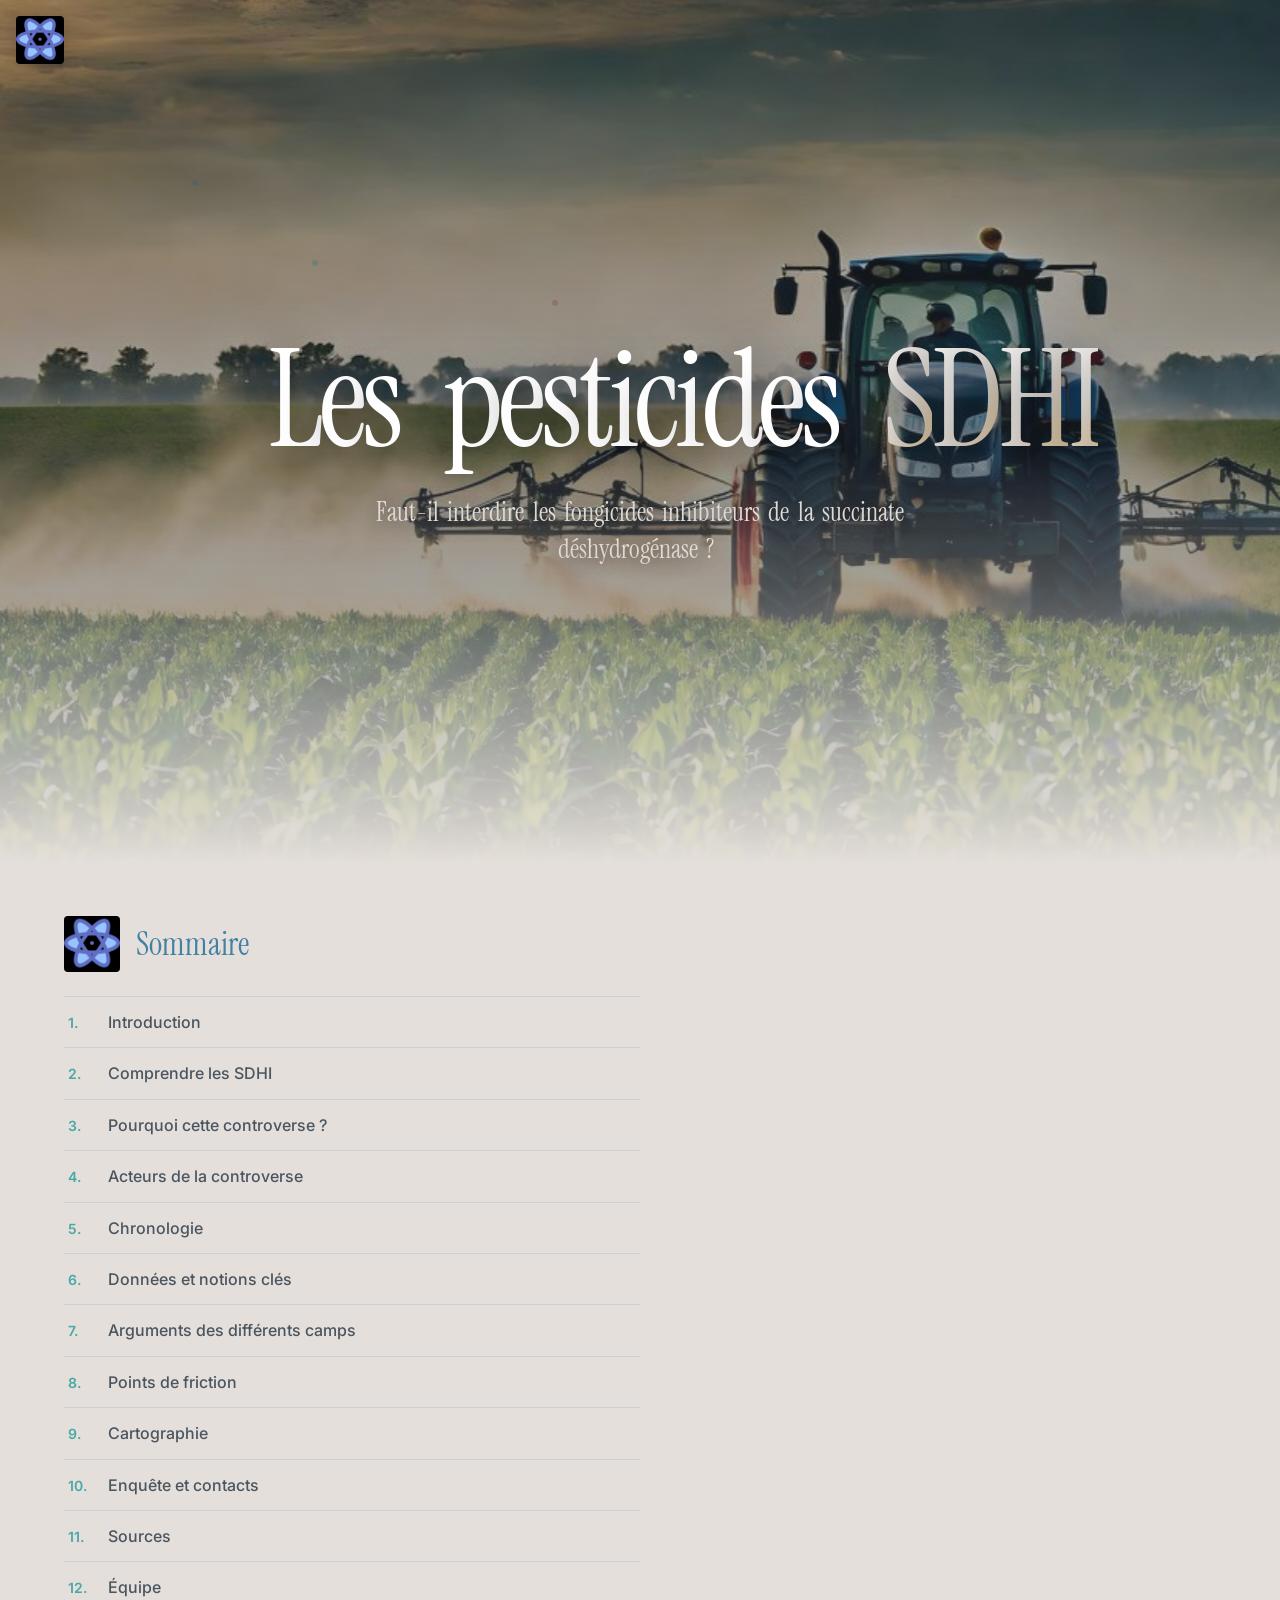
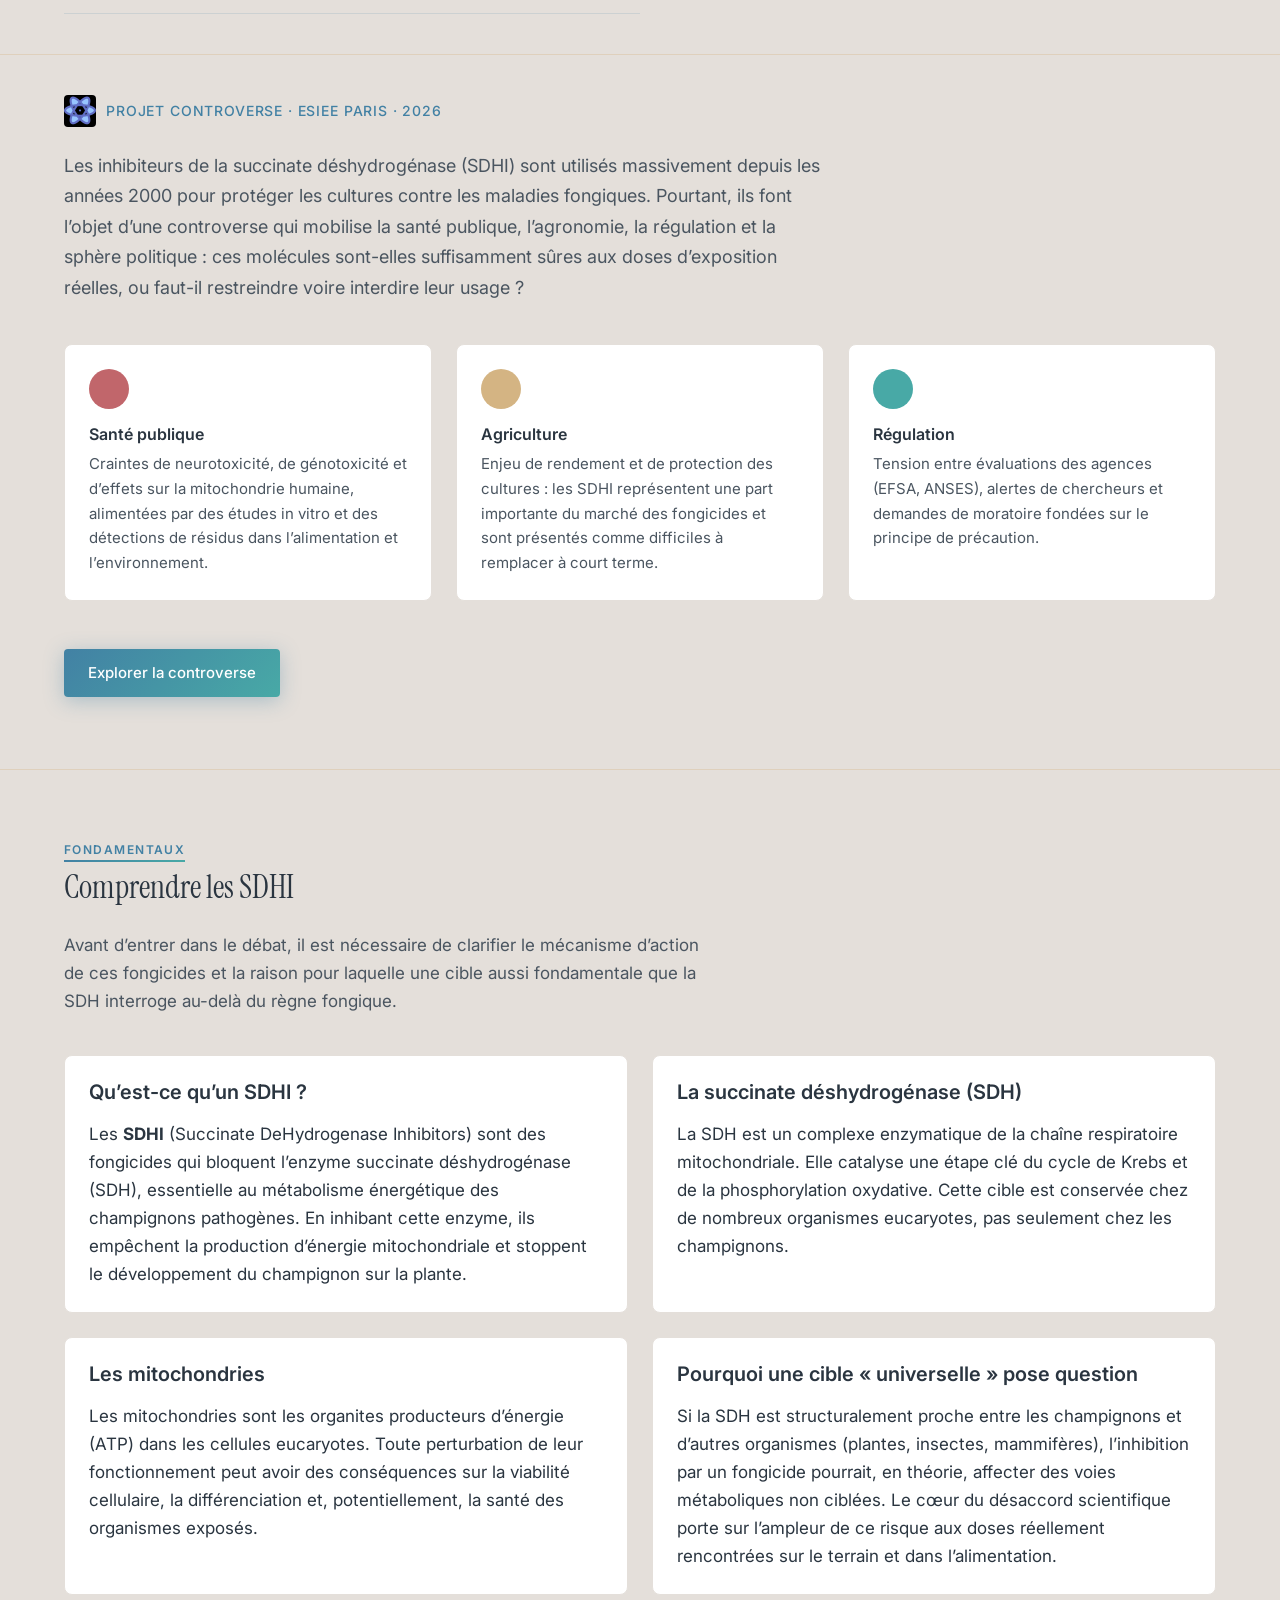
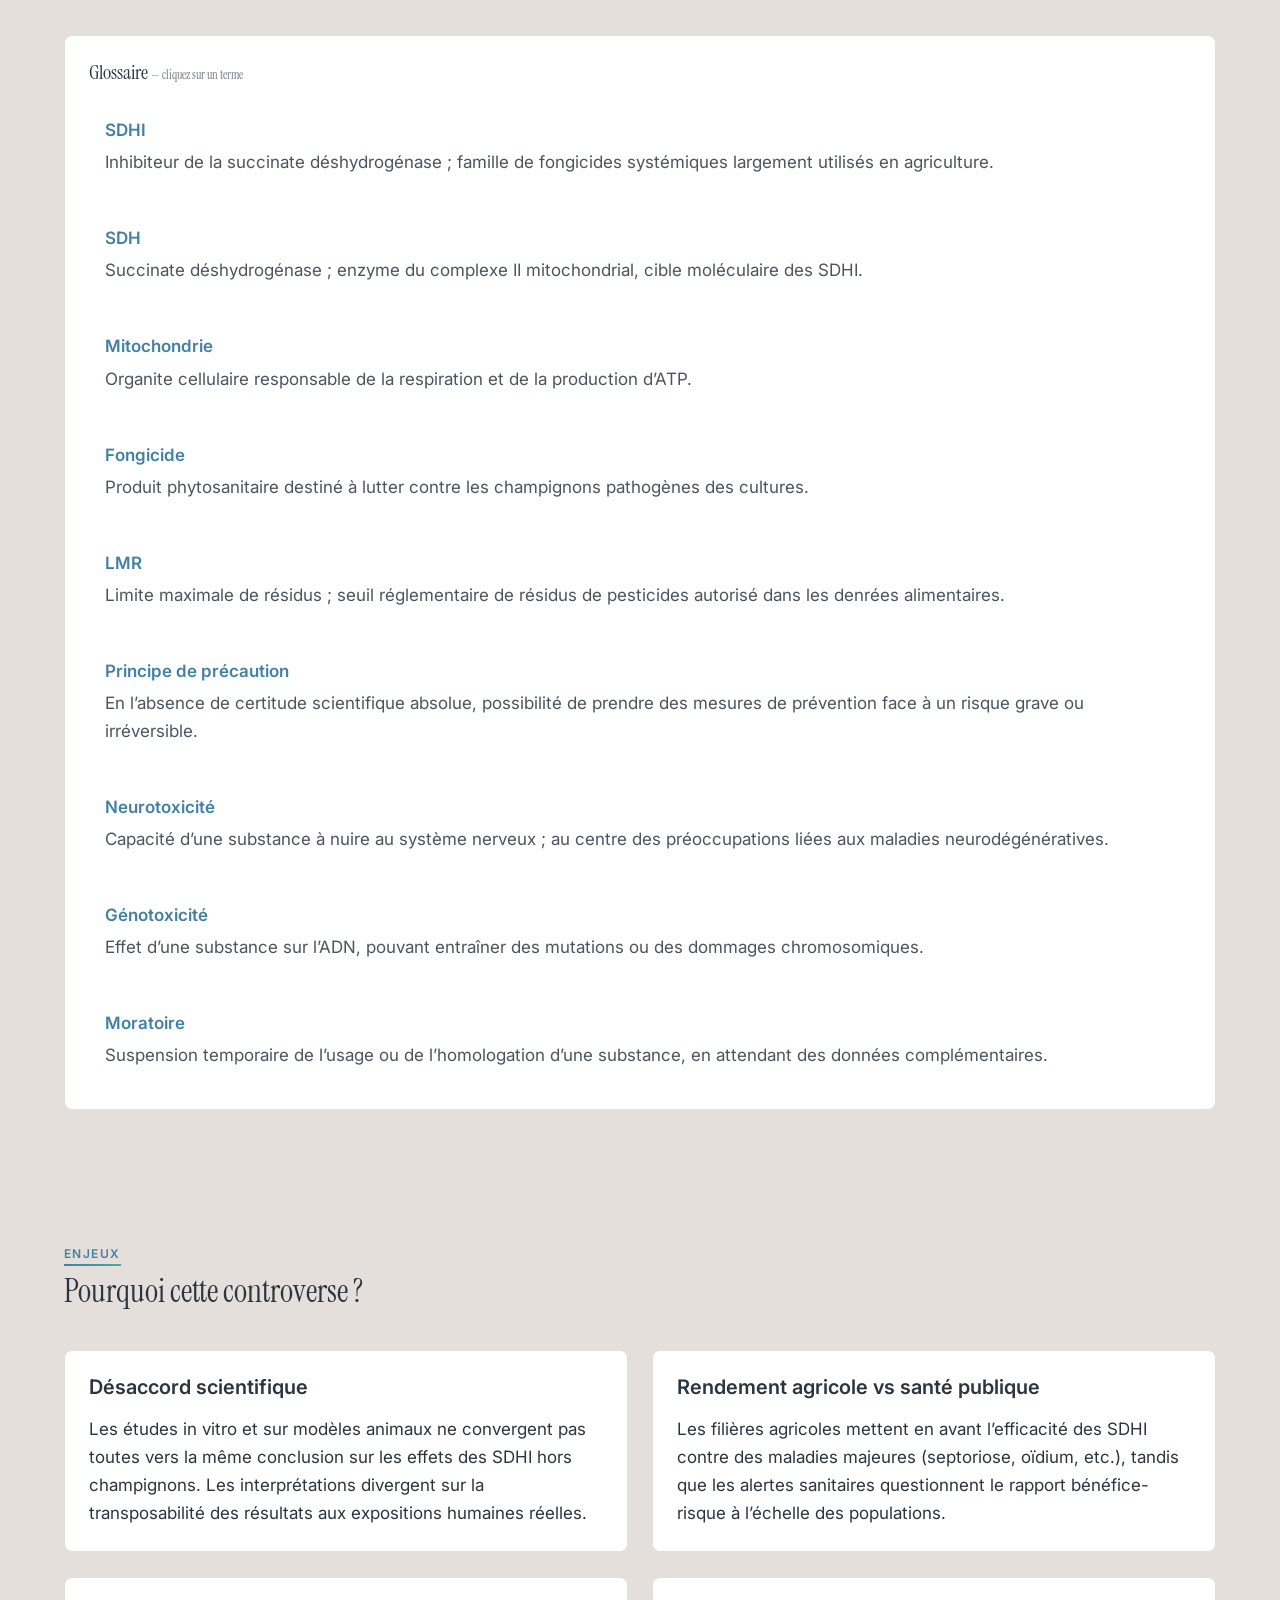
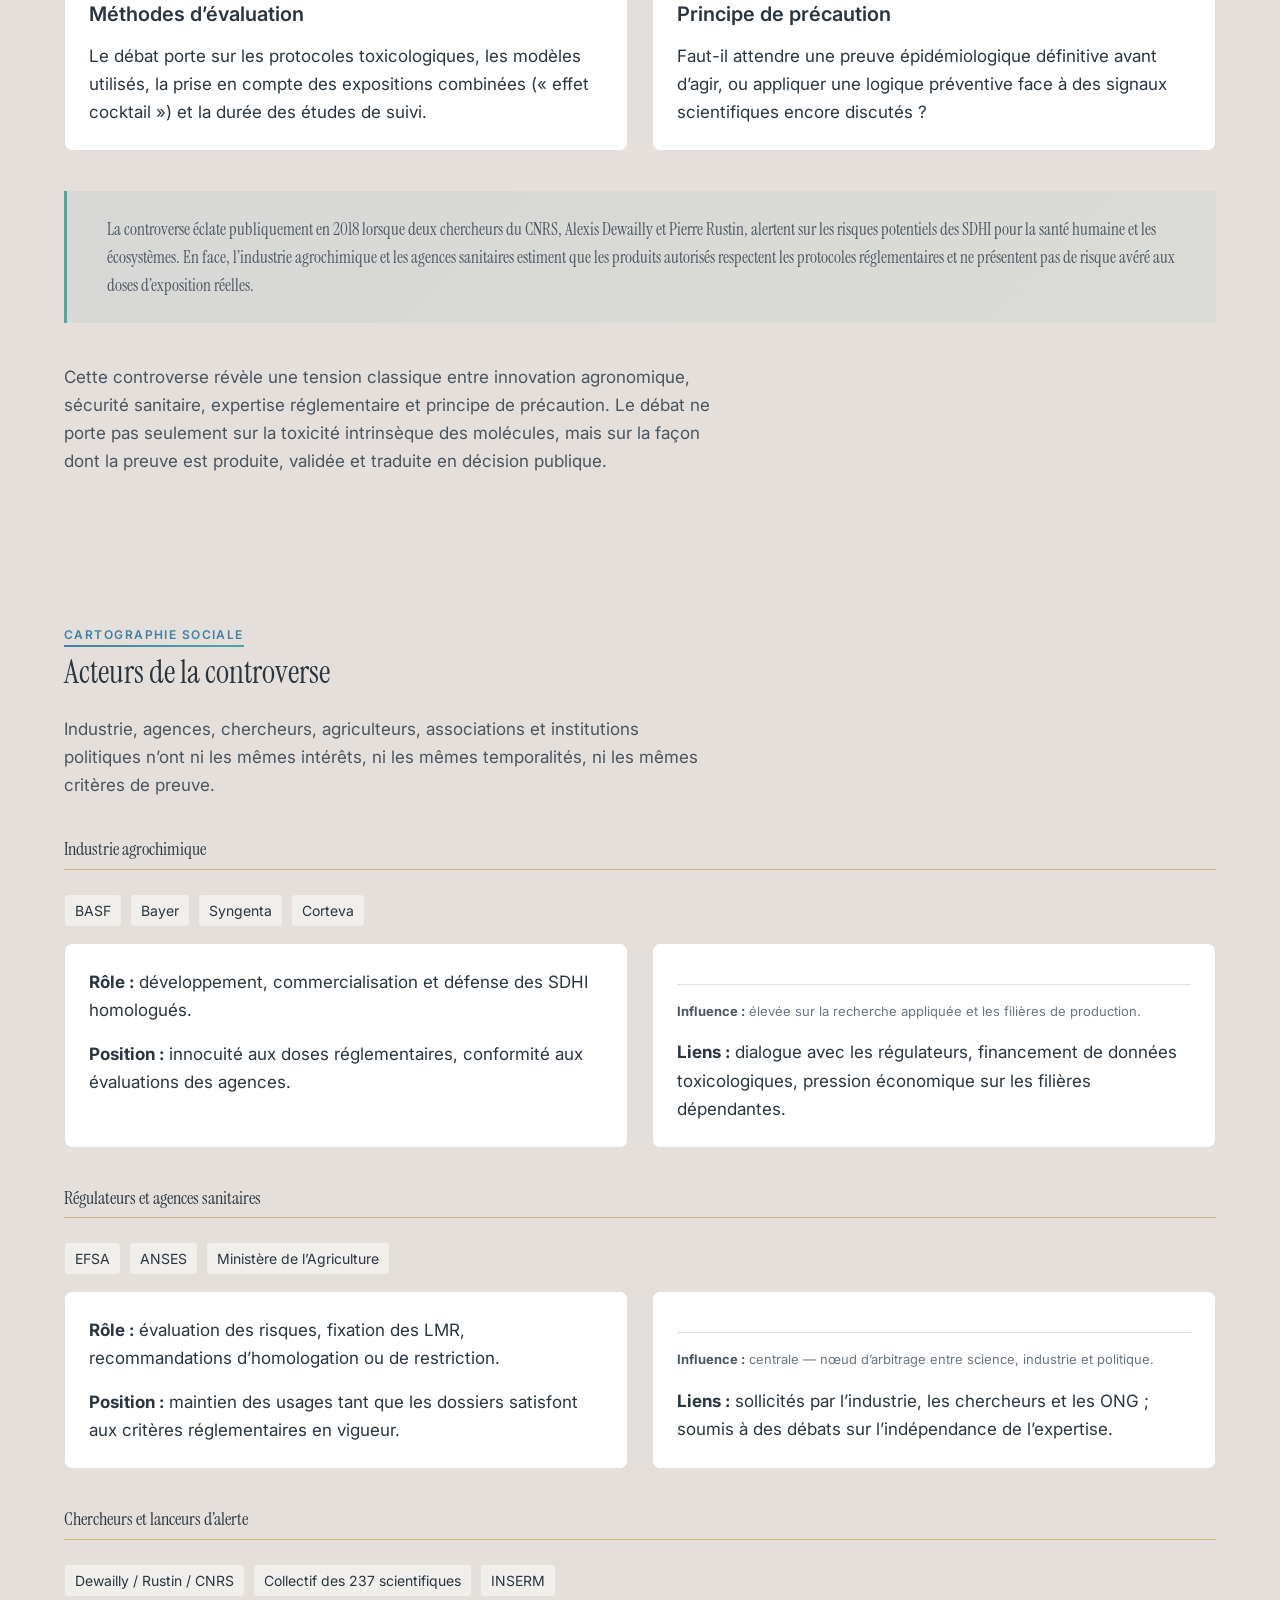
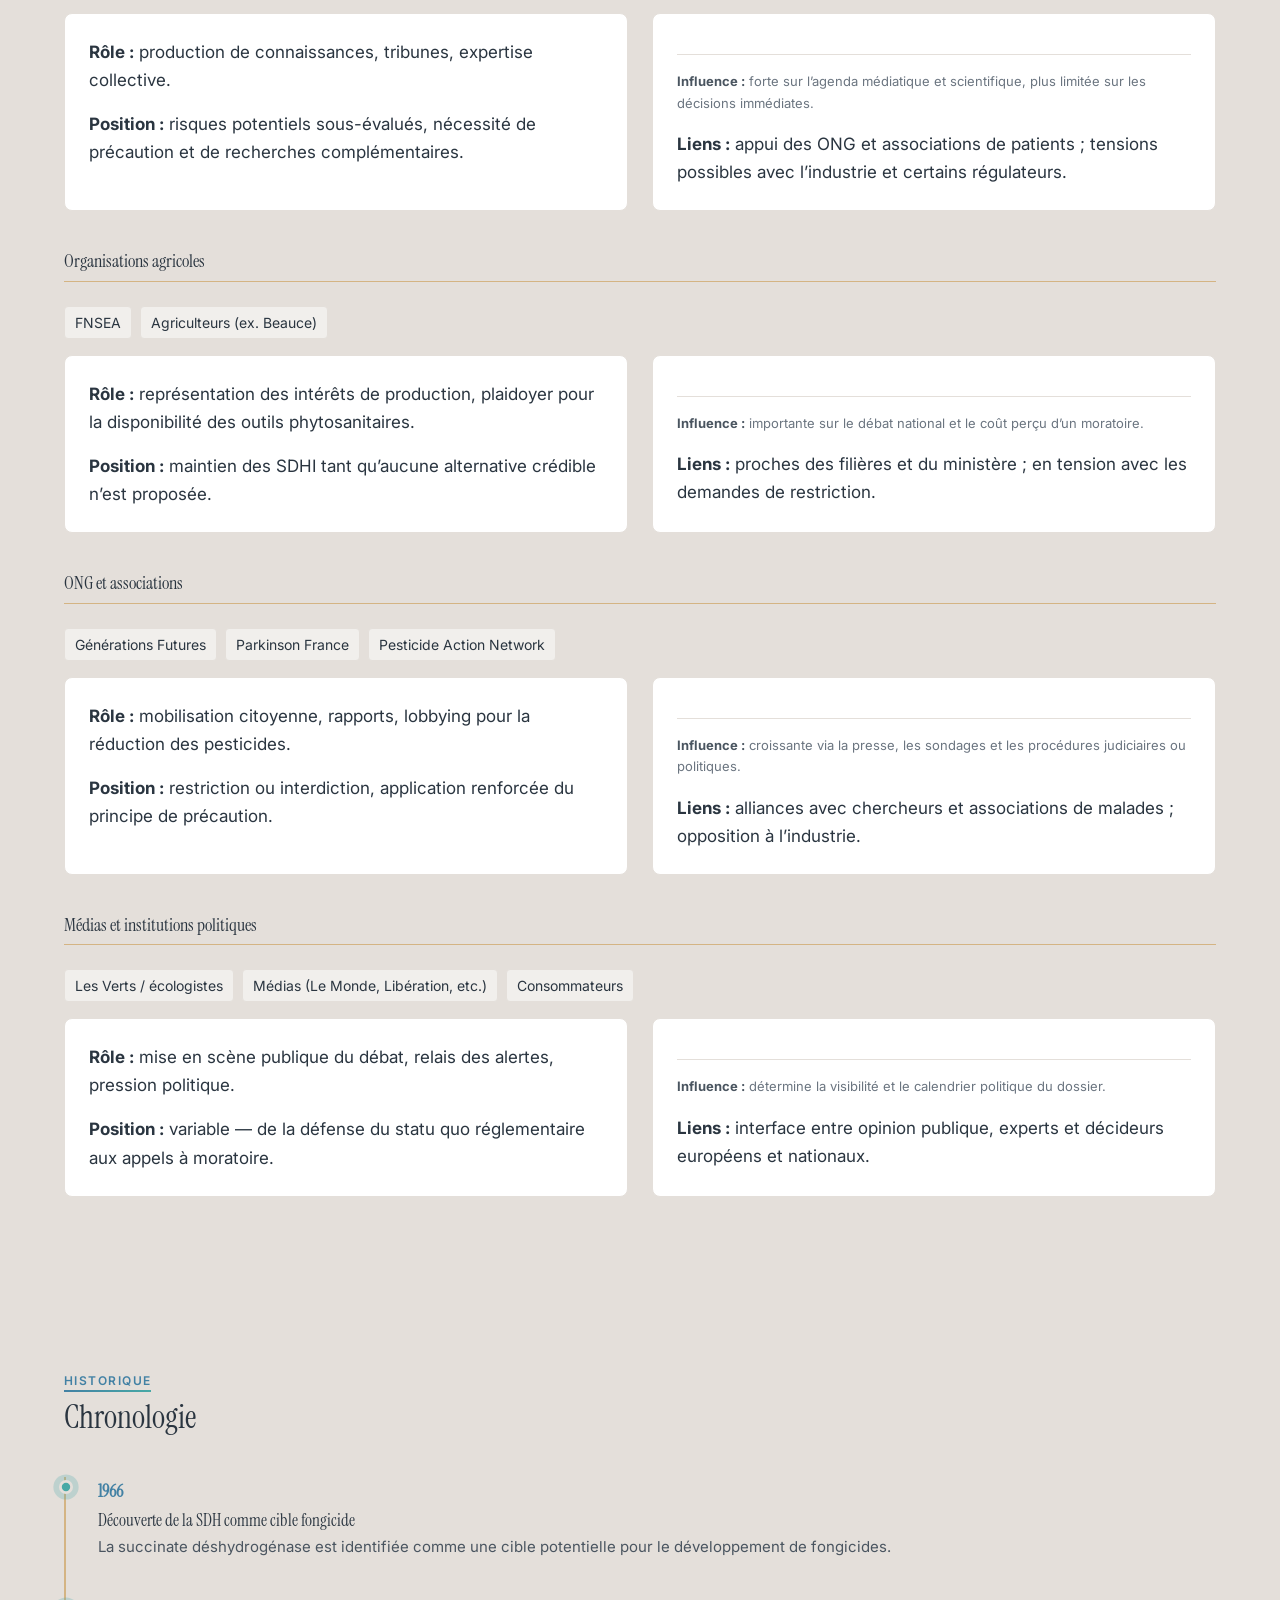
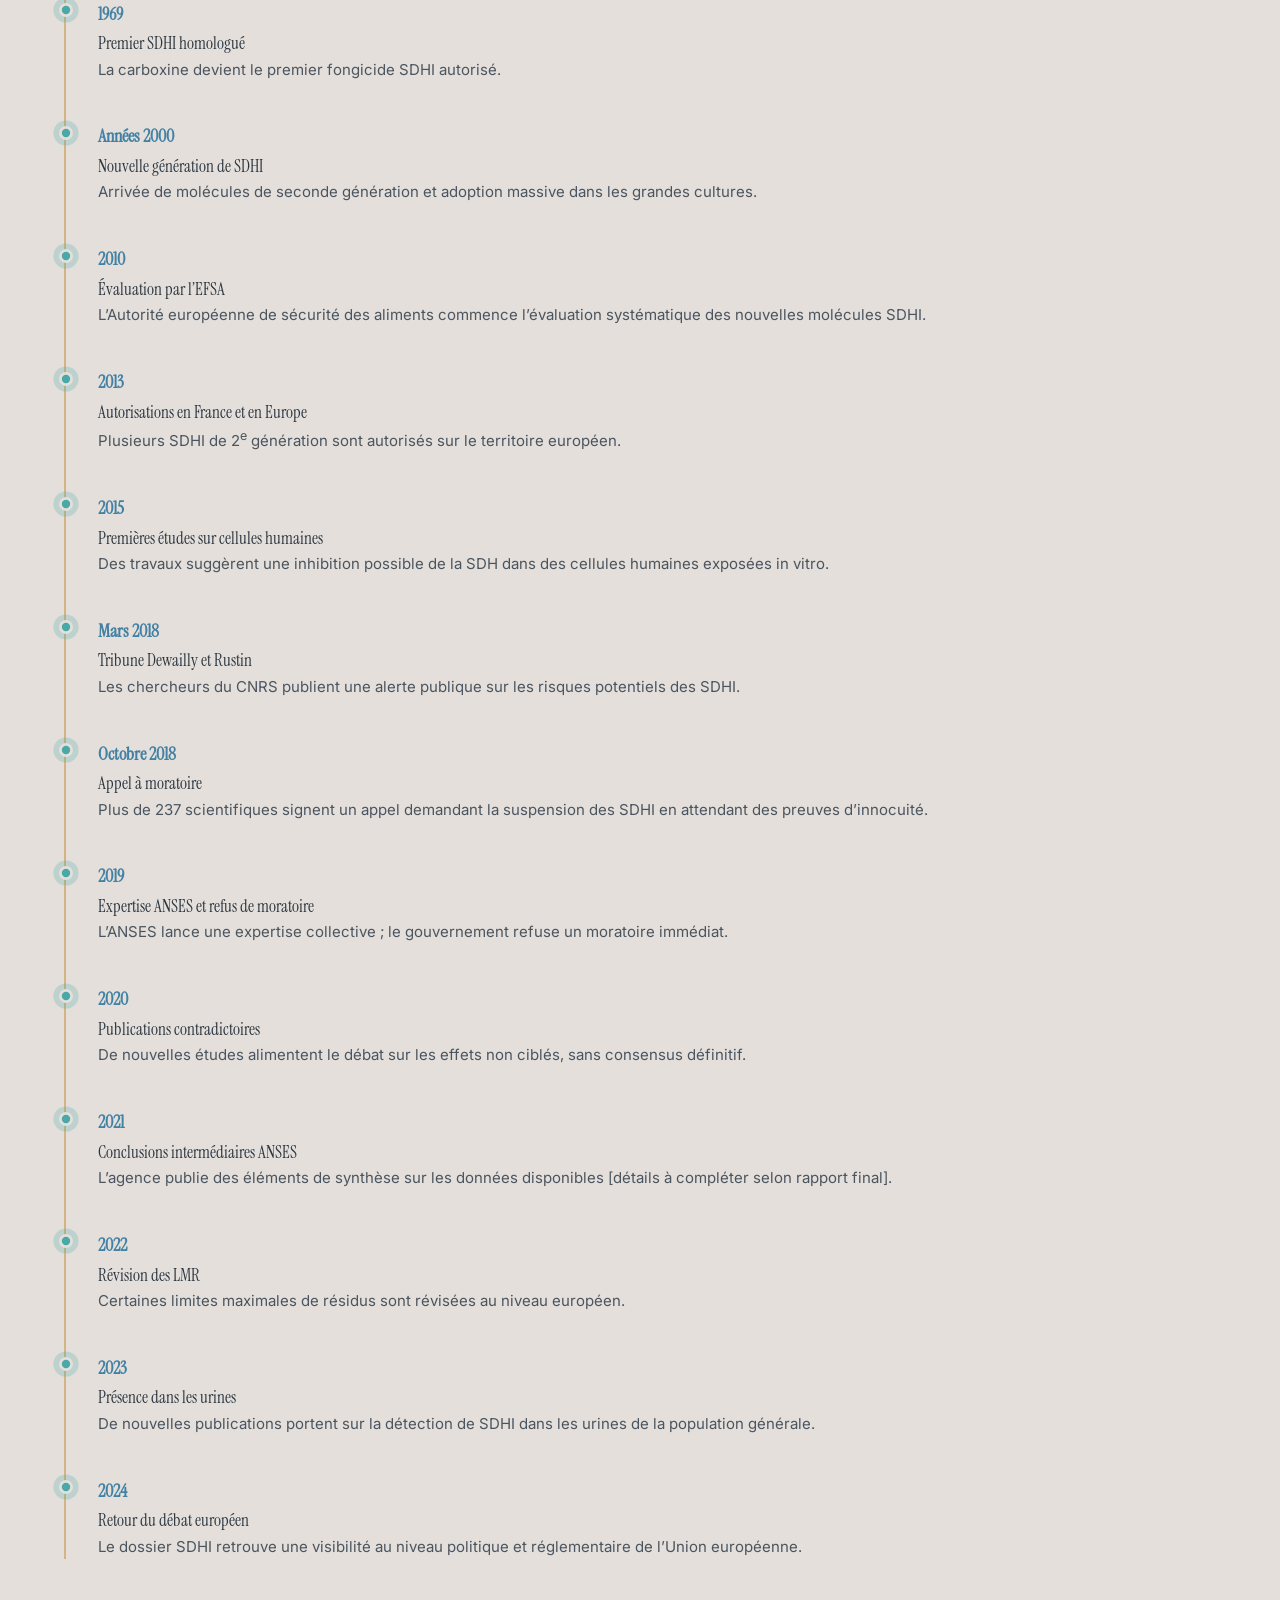
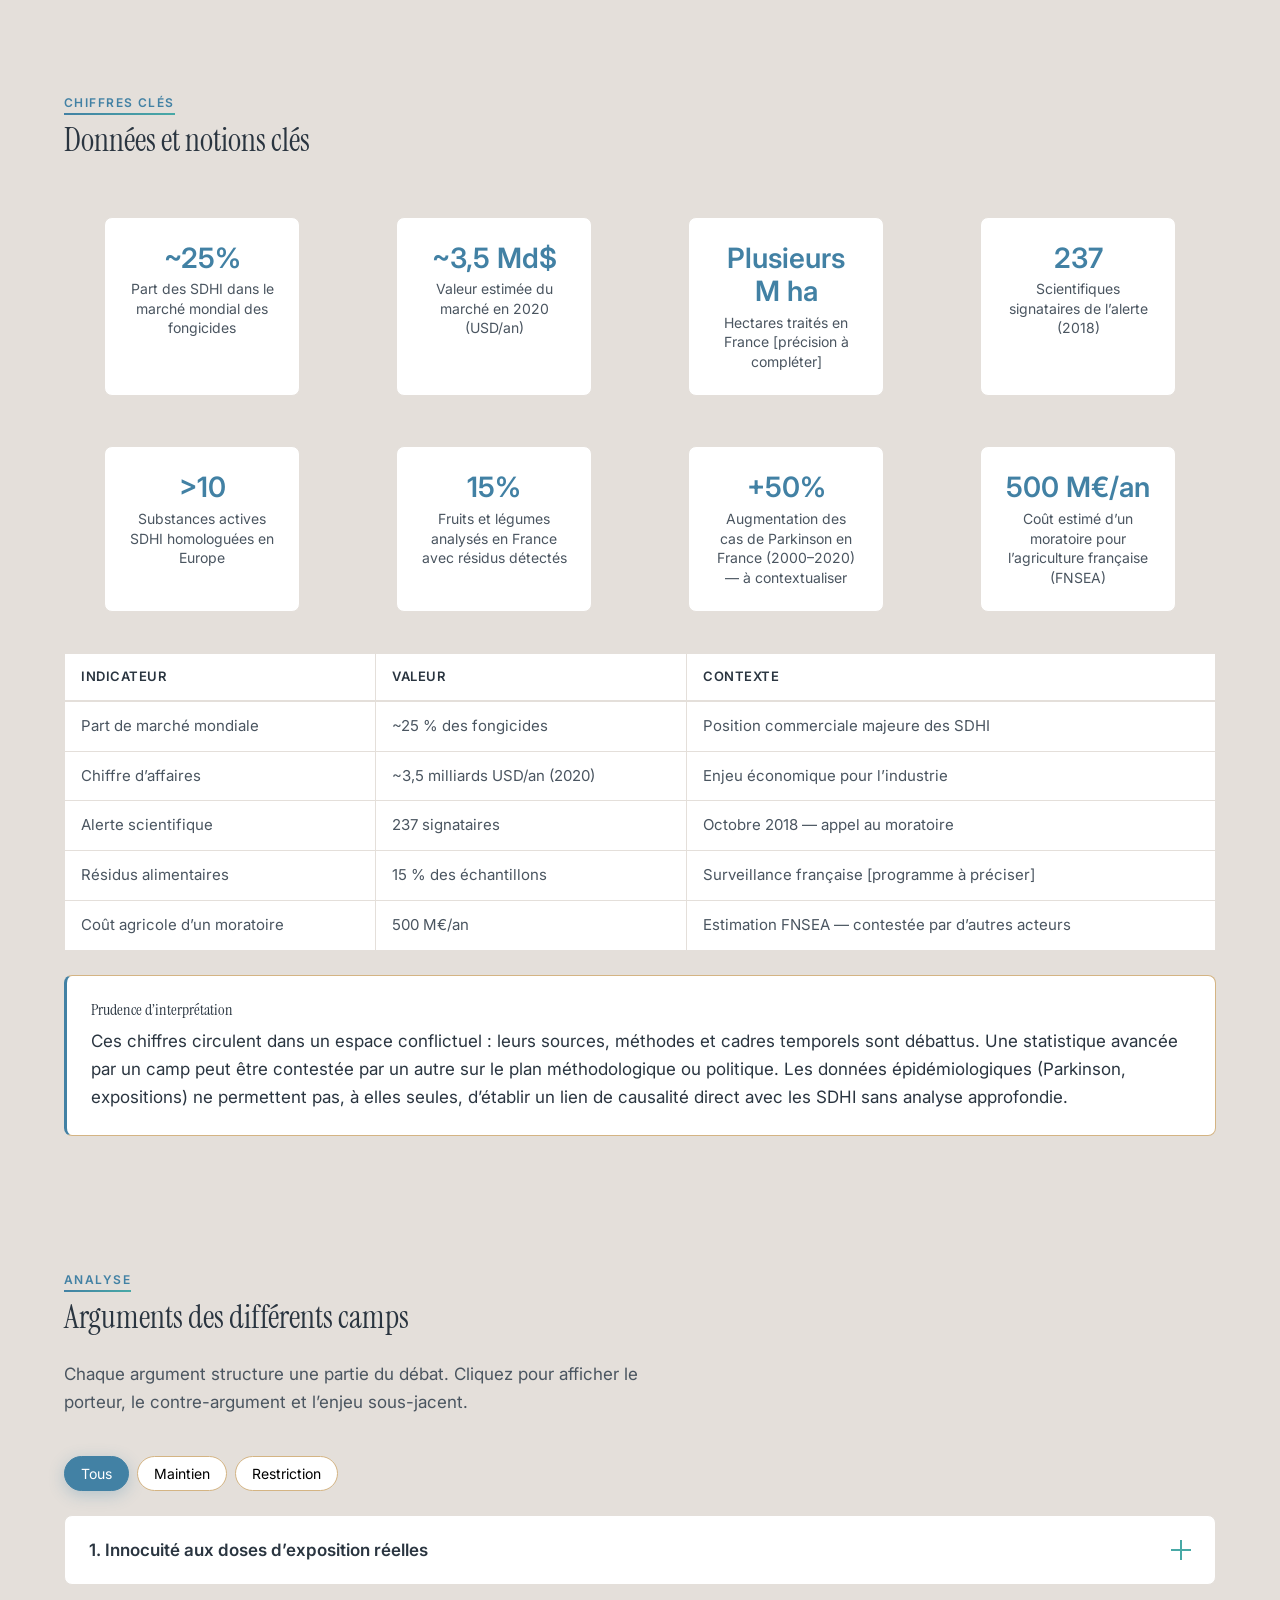
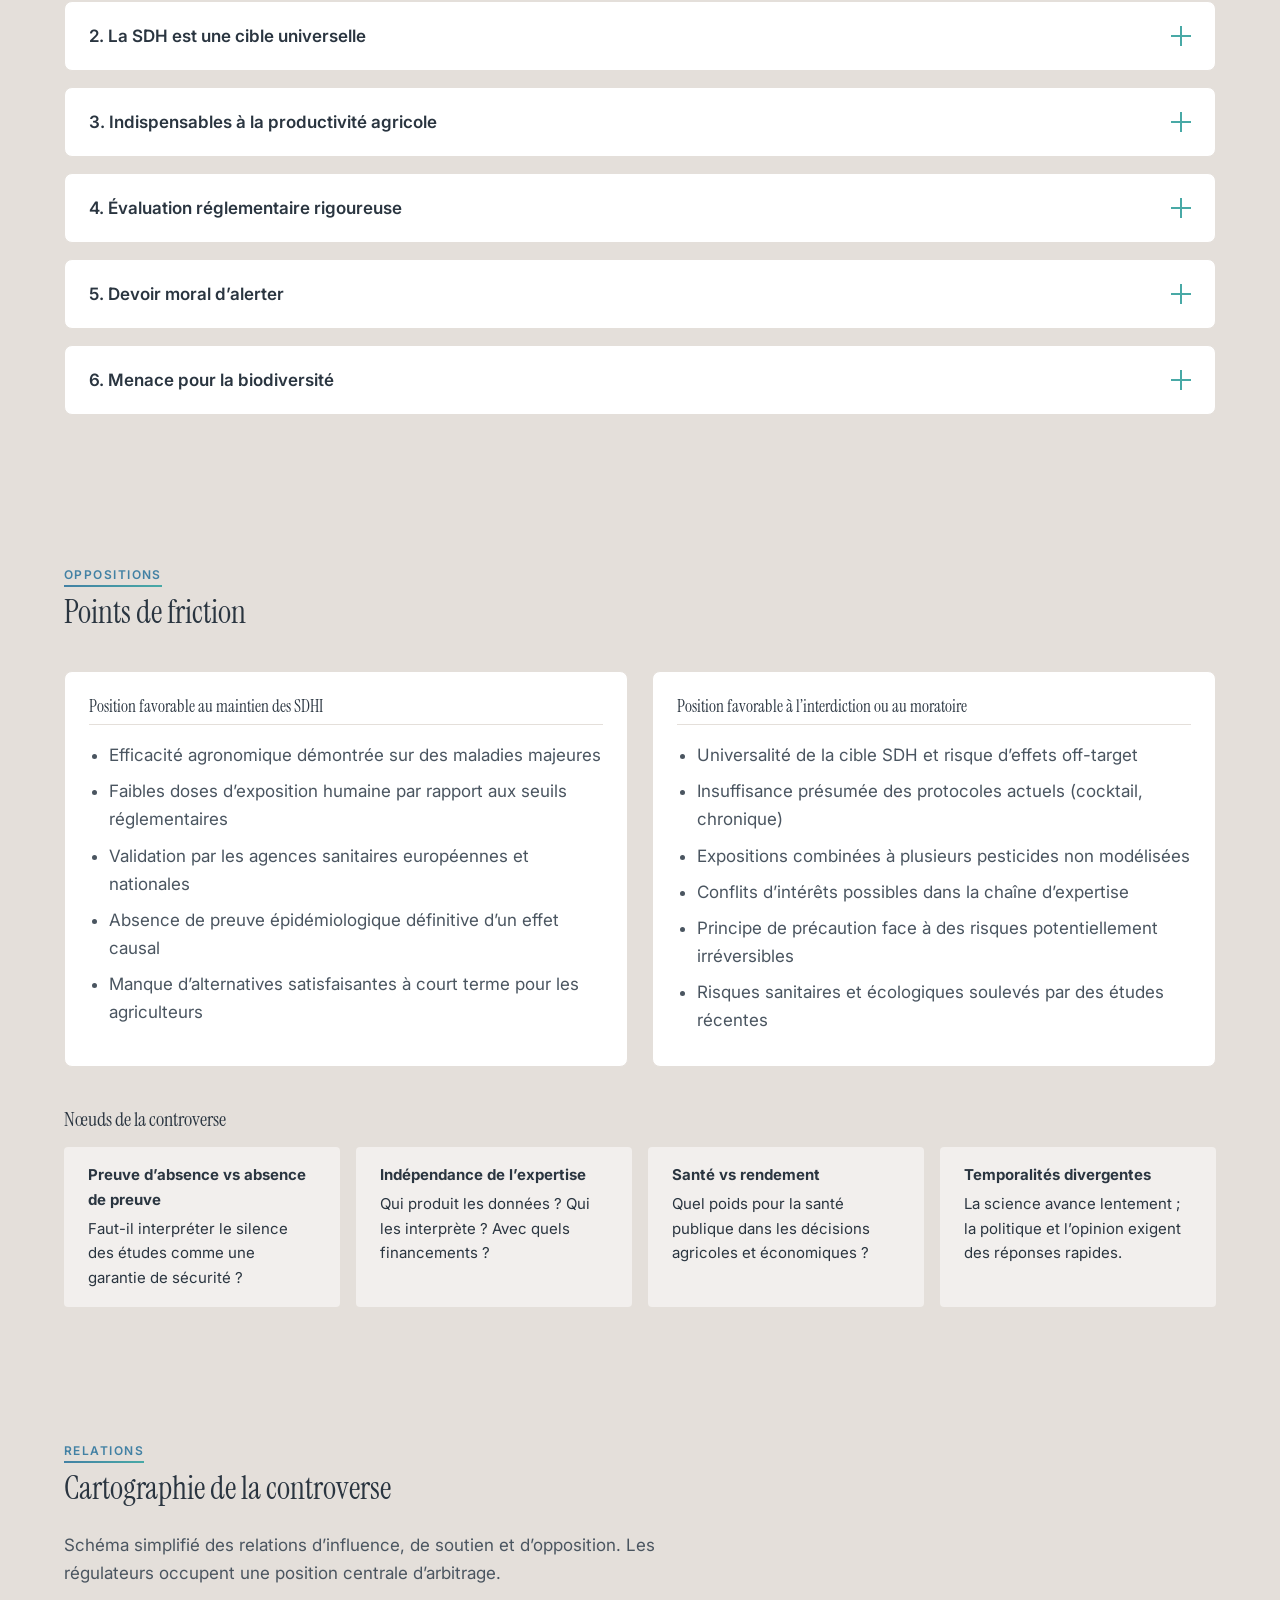
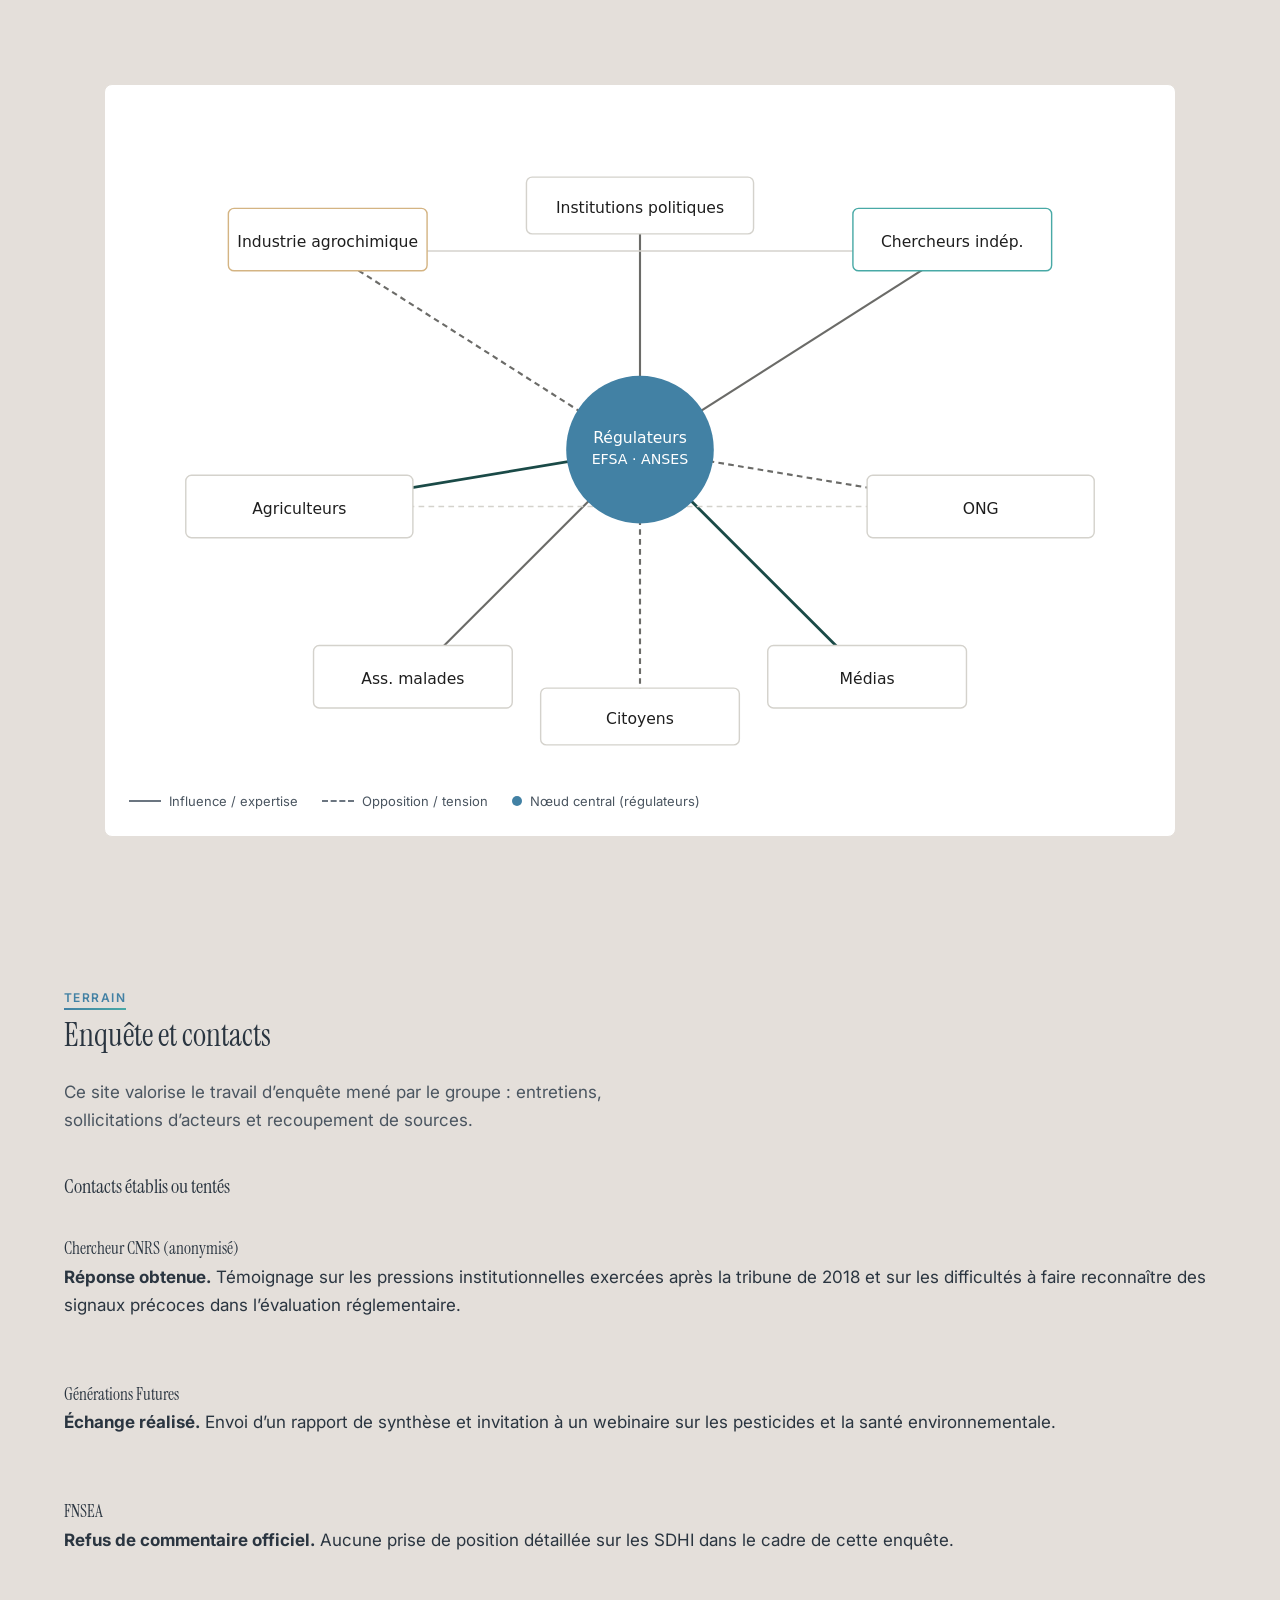
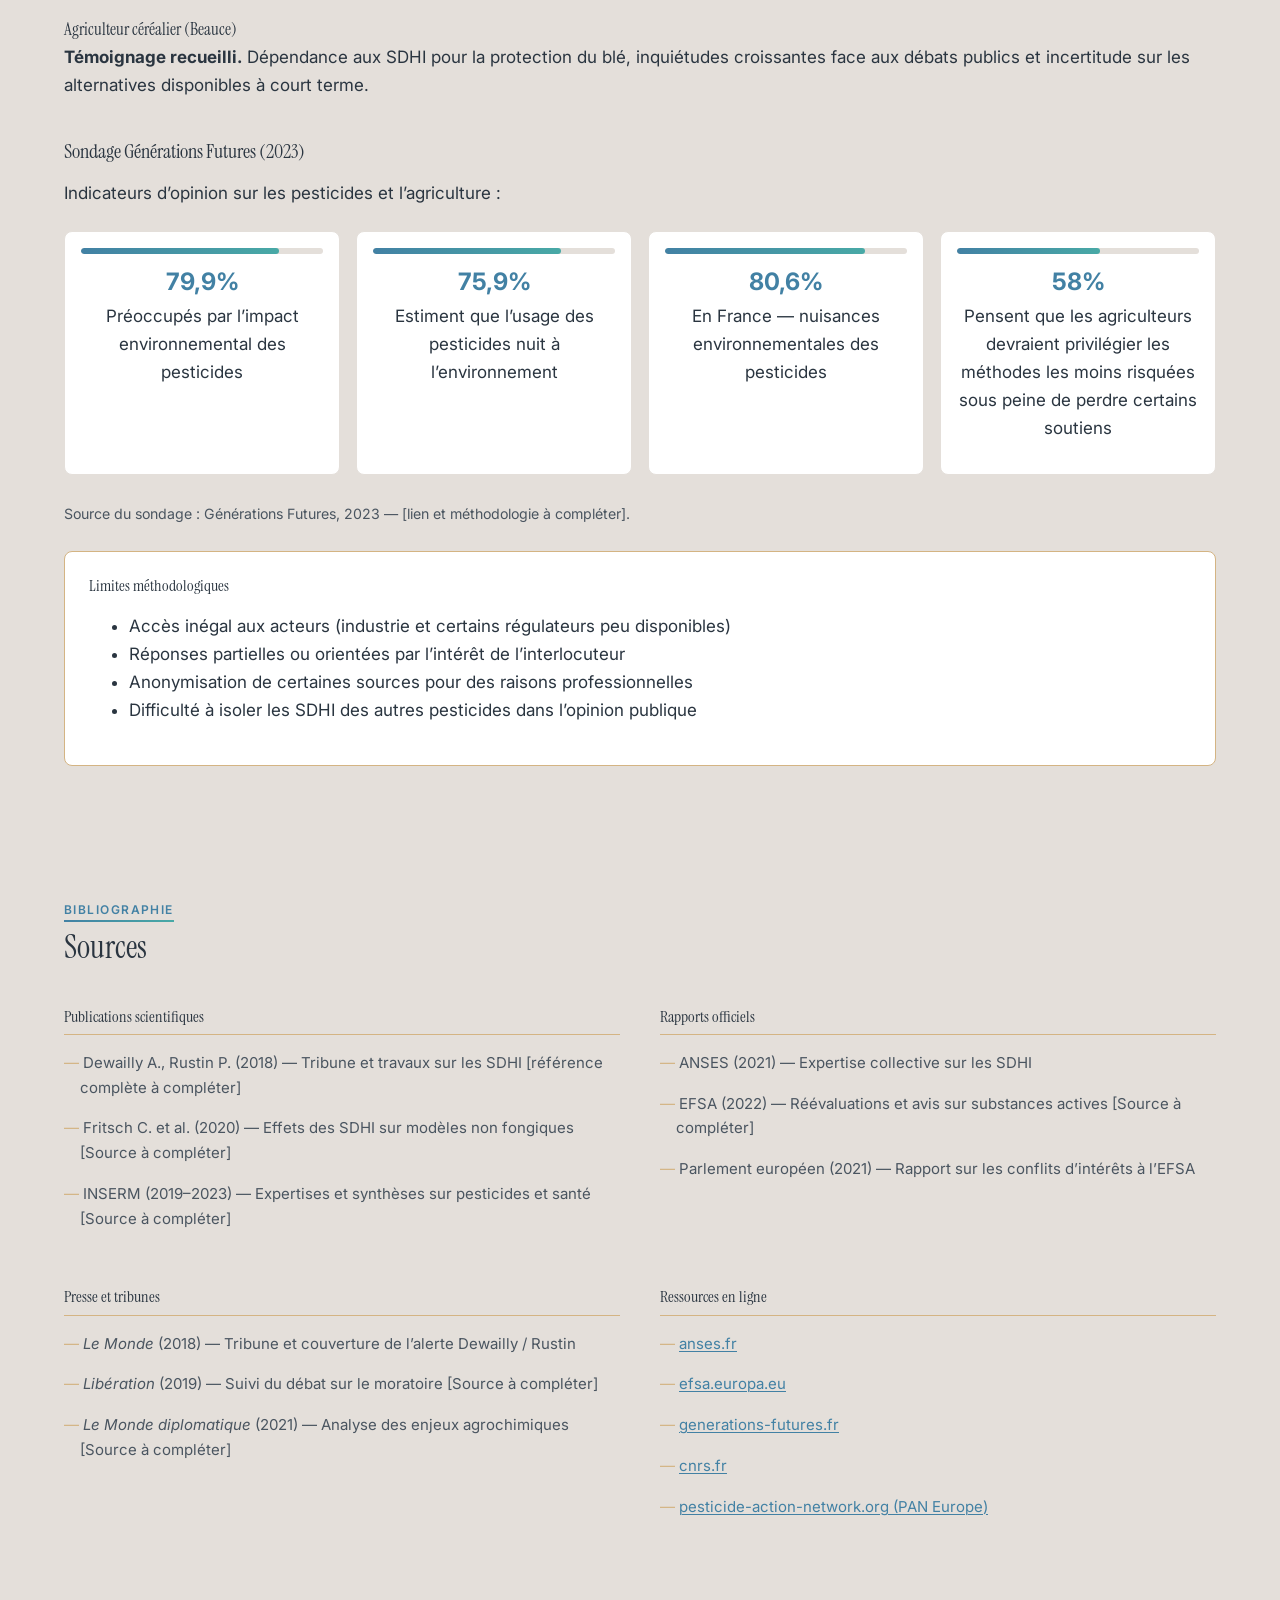
<file: controverse-sdhi/index.html>
<!DOCTYPE html>
<html lang="fr">
  <head>
    <meta charset="UTF-8" />
    <meta name="viewport" content="width=device-width, initial-scale=1.0" />
    <meta
      name="description"
      content="Analyse de la controverse sur les pesticides SDHI : faut-il interdire les fongicides inhibiteurs de la succinate déshydrogénase ? Projet ESIEE Paris."
    />
    <title>Les pesticides SDHI — Controverse ESIEE Paris</title>
    <link rel="icon" href="favicon.png" type="image/png" />
    <link rel="apple-touch-icon" href="images/logo.png" />
    <link rel="preconnect" href="https://fonts.googleapis.com" />
    <link rel="preconnect" href="https://fonts.gstatic.com" crossorigin />
    <link
      href="https://fonts.googleapis.com/css2?family=Instrument+Serif:ital@0;1&family=Inter:wght@400;500;600;700&display=swap"
      rel="stylesheet"
    />
    <link rel="stylesheet" href="style.css" />
  </head>
  <body class="has-animations">
    <a href="#contenu-principal" class="skip-link">Aller au contenu principal</a>

    <div class="ambient" aria-hidden="true">
      <span class="ambient__blob ambient__blob--1"></span>
      <span class="ambient__blob ambient__blob--2"></span>
      <span class="ambient__blob ambient__blob--3"></span>
    </div>
    <div class="progress-bar" aria-hidden="true"></div>

    <a href="#hero" class="site-brand" aria-label="Controverse SDHI — retour à l’accueil">
      <img src="images/logo.png" alt="" width="48" height="48" decoding="async" />
    </a>

    <main id="contenu-principal">
      <!-- ========== 1. HERO ========== -->
      <section id="hero" class="hero" aria-labelledby="hero-title">
        <div class="hero__bg" aria-hidden="true">
          <img
            src="images/hero-contro.jpg"
            alt=""
            width="1920"
            height="1080"
            fetchpriority="high"
            decoding="async"
          />
        </div>
        <div class="hero__overlay" aria-hidden="true"></div>
        <div class="hero__particles" aria-hidden="true"></div>
        <div class="hero__content">
          <h1
            id="hero-title"
            class="hero__title"
            aria-label="Les pesticides SDHI"
          >
            Les pesticides <span class="text-gradient">SDHI</span>
          </h1>
          <p
            class="hero__subtitle"
            aria-label="Faut-il interdire les fongicides inhibiteurs de la succinate déshydrogénase ?"
          >
            Faut-il interdire les fongicides inhibiteurs de la succinate déshydrogénase&nbsp;?
          </p>
        </div>
      </section>

      <!-- ========== SOMMAIRE ========== -->
      <nav id="sommaire" class="sommaire" aria-labelledby="sommaire-title">
        <div class="container">
          <div class="sommaire__brand">
            <img
              class="site-logo"
              src="images/logo.png"
              alt="Logo du projet Controverse SDHI"
              width="56"
              height="56"
              decoding="async"
            />
            <h2 id="sommaire-title" class="sommaire__title">Sommaire</h2>
          </div>
          <ol class="sommaire__list">
            <li><a href="#intro" class="sommaire__link">Introduction</a></li>
            <li><a href="#comprendre" class="sommaire__link">Comprendre les SDHI</a></li>
            <li><a href="#pourquoi" class="sommaire__link">Pourquoi cette controverse&nbsp;?</a></li>
            <li><a href="#acteurs" class="sommaire__link">Acteurs de la controverse</a></li>
            <li><a href="#chronologie" class="sommaire__link">Chronologie</a></li>
            <li><a href="#donnees" class="sommaire__link">Données et notions clés</a></li>
            <li><a href="#arguments" class="sommaire__link">Arguments des différents camps</a></li>
            <li><a href="#friction" class="sommaire__link">Points de friction</a></li>
            <li><a href="#cartographie" class="sommaire__link">Cartographie</a></li>
            <li><a href="#enquete" class="sommaire__link">Enquête et contacts</a></li>
            <li><a href="#sources" class="sommaire__link">Sources</a></li>
            <li><a href="#equipe" class="sommaire__link">Équipe</a></li>
          </ol>
        </div>
      </nav>

      <!-- ========== INTRO SOUS HERO ========== -->
      <section id="intro" class="intro-panel section" aria-labelledby="intro-chapo">
        <div class="container">
          <p class="intro-panel__meta reveal reveal--fade" data-reveal>
            <img
              class="site-logo site-logo--sm"
              src="images/logo.png"
              alt=""
              width="32"
              height="32"
              decoding="async"
              aria-hidden="true"
            />
            Projet Controverse · ESIEE Paris · 2026
          </p>
          <p id="intro-chapo" class="intro-panel__chapo reveal reveal--up" data-reveal>
            Les inhibiteurs de la succinate déshydrogénase (SDHI) sont utilisés massivement depuis
            les années 2000 pour protéger les cultures contre les maladies fongiques. Pourtant,
            ils font l’objet d’une controverse qui mobilise la santé publique, l’agronomie, la
            régulation et la sphère politique&nbsp;: ces molécules sont-elles suffisamment sûres
            aux doses d’exposition réelles, ou faut-il restreindre voire interdire leur usage&nbsp;?
          </p>

          <div class="intro-panel__pillars">
            <article class="pillar reveal reveal--up tilt-card" data-reveal>
              <span class="pillar__icon pillar__icon--health" aria-hidden="true"></span>
              <h3>Santé publique</h3>
              <p>
                Craintes de neurotoxicité, de génotoxicité et d’effets sur la mitochondrie humaine,
                alimentées par des études in vitro et des détections de résidus dans l’alimentation
                et l’environnement.
              </p>
            </article>
            <article class="pillar reveal reveal--up tilt-card" data-reveal>
              <span class="pillar__icon pillar__icon--agri" aria-hidden="true"></span>
              <h3>Agriculture</h3>
              <p>
                Enjeu de rendement et de protection des cultures&nbsp;: les SDHI représentent une
                part importante du marché des fongicides et sont présentés comme difficiles à
                remplacer à court terme.
              </p>
            </article>
            <article class="pillar reveal reveal--up tilt-card" data-reveal>
              <span class="pillar__icon pillar__icon--reg" aria-hidden="true"></span>
              <h3>Régulation</h3>
              <p>
                Tension entre évaluations des agences (EFSA, ANSES), alertes de chercheurs et
                demandes de moratoire fondées sur le principe de précaution.
              </p>
            </article>
          </div>

          <a href="#comprendre" class="btn btn--primary btn--magnetic ripple-host reveal reveal--up" data-reveal>
            Explorer la controverse
          </a>
        </div>
      </section>

      <!-- ========== 2. COMPRENDRE LES SDHI ========== -->
      <section id="comprendre" class="section" aria-labelledby="comprendre-title">
        <div class="container">
          <header class="section__header">
            <span class="section-label">Fondamentaux</span>
            <h2 id="comprendre-title">Comprendre les SDHI</h2>
            <p class="section__intro">
              Avant d’entrer dans le débat, il est nécessaire de clarifier le mécanisme d’action de
              ces fongicides et la raison pour laquelle une cible aussi fondamentale que la SDH
              interroge au-delà du règne fongique.
            </p>
          </header>

          <div class="grid-2">
            <article class="card reveal reveal--up tilt-card" data-reveal>
              <h3>Qu’est-ce qu’un SDHI&nbsp;?</h3>
              <p>
                Les <strong>SDHI</strong> (Succinate DeHydrogenase Inhibitors) sont des
                fongicides qui bloquent l’enzyme succinate déshydrogénase (SDH), essentielle au
                métabolisme énergétique des champignons pathogènes. En inhibant cette enzyme, ils
                empêchent la production d’énergie mitochondriale et stoppent le développement du
                champignon sur la plante.
              </p>
            </article>
            <article class="card reveal reveal--up tilt-card" data-reveal>
              <h3>La succinate déshydrogénase (SDH)</h3>
              <p>
                La SDH est un complexe enzymatique de la chaîne respiratoire mitochondriale. Elle
                catalyse une étape clé du cycle de Krebs et de la phosphorylation oxydative. Cette
                cible est conservée chez de nombreux organismes eucaryotes, pas seulement chez les
                champignons.
              </p>
            </article>
            <article class="card reveal reveal--up tilt-card" data-reveal>
              <h3>Les mitochondries</h3>
              <p>
                Les mitochondries sont les organites producteurs d’énergie (ATP) dans les cellules
                eucaryotes. Toute perturbation de leur fonctionnement peut avoir des conséquences
                sur la viabilité cellulaire, la différenciation et, potentiellement, la santé des
                organismes exposés.
              </p>
            </article>
            <article class="card reveal reveal--up tilt-card" data-reveal>
              <h3>Pourquoi une cible «&nbsp;universelle&nbsp;» pose question</h3>
              <p>
                Si la SDH est structuralement proche entre les champignons et d’autres organismes
                (plantes, insectes, mammifères), l’inhibition par un fongicide pourrait, en
                théorie, affecter des voies métaboliques non ciblées. Le cœur du désaccord
                scientifique porte sur l’ampleur de ce risque aux doses réellement rencontrées sur
                le terrain et dans l’alimentation.
              </p>
            </article>
          </div>

          <aside class="glossary reveal reveal--up" data-reveal aria-labelledby="glossaire-title">
            <h3 id="glossaire-title">Glossaire <span class="glossary__hint">— cliquez sur un terme</span></h3>
            <dl class="glossary__list">
              <div class="glossary__item" tabindex="0">
                <dt>SDHI</dt>
                <dd>
                  Inhibiteur de la succinate déshydrogénase&nbsp;; famille de fongicides
                  systémiques largement utilisés en agriculture.
                </dd>
              </div>
              <div class="glossary__item" tabindex="0">
                <dt>SDH</dt>
                <dd>
                  Succinate déshydrogénase&nbsp;; enzyme du complexe II mitochondrial, cible
                  moléculaire des SDHI.
                </dd>
              </div>
              <div class="glossary__item" tabindex="0">
                <dt>Mitochondrie</dt>
                <dd>
                  Organite cellulaire responsable de la respiration et de la production d’ATP.
                </dd>
              </div>
              <div class="glossary__item" tabindex="0">
                <dt>Fongicide</dt>
                <dd>
                  Produit phytosanitaire destiné à lutter contre les champignons pathogènes des
                  cultures.
                </dd>
              </div>
              <div class="glossary__item" tabindex="0">
                <dt>LMR</dt>
                <dd>
                  Limite maximale de résidus&nbsp;; seuil réglementaire de résidus de pesticides
                  autorisé dans les denrées alimentaires.
                </dd>
              </div>
              <div class="glossary__item" tabindex="0">
                <dt>Principe de précaution</dt>
                <dd>
                  En l’absence de certitude scientifique absolue, possibilité de prendre des
                  mesures de prévention face à un risque grave ou irréversible.
                </dd>
              </div>
              <div class="glossary__item" tabindex="0">
                <dt>Neurotoxicité</dt>
                <dd>
                  Capacité d’une substance à nuire au système nerveux&nbsp;; au centre des
                  préoccupations liées aux maladies neurodégénératives.
                </dd>
              </div>
              <div class="glossary__item" tabindex="0">
                <dt>Génotoxicité</dt>
                <dd>
                  Effet d’une substance sur l’ADN, pouvant entraîner des mutations ou des
                  dommages chromosomiques.
                </dd>
              </div>
              <div class="glossary__item" tabindex="0">
                <dt>Moratoire</dt>
                <dd>
                  Suspension temporaire de l’usage ou de l’homologation d’une substance, en
                  attendant des données complémentaires.
                </dd>
              </div>
            </dl>
          </aside>
        </div>
      </section>

      <!-- ========== 3. POURQUOI CETTE CONTROVERSE ========== -->
      <section id="pourquoi" class="section section--alt" aria-labelledby="pourquoi-title">
        <div class="container">
          <header class="section__header">
            <span class="section-label">Enjeux</span>
            <h2 id="pourquoi-title">Pourquoi cette controverse&nbsp;?</h2>
          </header>

          <div class="grid-2">
            <article class="card reveal reveal--up tilt-card" data-reveal>
              <h3>Désaccord scientifique</h3>
              <p>
                Les études in vitro et sur modèles animaux ne convergent pas toutes vers la même
                conclusion sur les effets des SDHI hors champignons. Les interprétations divergent
                sur la transposabilité des résultats aux expositions humaines réelles.
              </p>
            </article>
            <article class="card reveal reveal--up tilt-card" data-reveal>
              <h3>Rendement agricole vs santé publique</h3>
              <p>
                Les filières agricoles mettent en avant l’efficacité des SDHI contre des maladies
                majeures (septoriose, oïdium, etc.), tandis que les alertes sanitaires questionnent
                le rapport bénéfice-risque à l’échelle des populations.
              </p>
            </article>
            <article class="card reveal reveal--up tilt-card" data-reveal>
              <h3>Méthodes d’évaluation</h3>
              <p>
                Le débat porte sur les protocoles toxicologiques, les modèles utilisés, la prise en
                compte des expositions combinées («&nbsp;effet cocktail&nbsp;») et la durée des
                études de suivi.
              </p>
            </article>
            <article class="card reveal reveal--up tilt-card" data-reveal>
              <h3>Principe de précaution</h3>
              <p>
                Faut-il attendre une preuve épidémiologique définitive avant d’agir, ou appliquer une
                logique préventive face à des signaux scientifiques encore discutés&nbsp;?
              </p>
            </article>
          </div>

          <blockquote class="block-quote">
            La controverse éclate publiquement en 2018 lorsque deux chercheurs du CNRS, Alexis
            Dewailly et Pierre Rustin, alertent sur les risques potentiels des SDHI pour la santé
            humaine et les écosystèmes. En face, l’industrie agrochimique et les agences sanitaires
            estiment que les produits autorisés respectent les protocoles réglementaires et ne
            présentent pas de risque avéré aux doses d’exposition réelles.
          </blockquote>

          <p class="section__intro">
            Cette controverse révèle une tension classique entre innovation agronomique, sécurité
            sanitaire, expertise réglementaire et principe de précaution. Le débat ne porte pas
            seulement sur la toxicité intrinsèque des molécules, mais sur la façon dont la preuve
            est produite, validée et traduite en décision publique.
          </p>
        </div>
      </section>

      <!-- ========== 4. ACTEURS ========== -->
      <section id="acteurs" class="section" aria-labelledby="acteurs-title">
        <div class="container">
          <header class="section__header">
            <span class="section-label">Cartographie sociale</span>
            <h2 id="acteurs-title">Acteurs de la controverse</h2>
            <p class="section__intro">
              Industrie, agences, chercheurs, agriculteurs, associations et institutions politiques
              n’ont ni les mêmes intérêts, ni les mêmes temporalités, ni les mêmes critères de
              preuve.
            </p>
          </header>

          <article class="actor-family reveal reveal--up" data-reveal>
            <h3 class="actor-family__title">Industrie agrochimique</h3>
            <ul class="actor-list" aria-label="Acteurs industriels">
              <li>BASF</li>
              <li>Bayer</li>
              <li>Syngenta</li>
              <li>Corteva</li>
            </ul>
            <div class="grid-2">
              <div class="card">
                <p><strong>Rôle&nbsp;:</strong> développement, commercialisation et défense des SDHI homologués.</p>
                <p><strong>Position&nbsp;:</strong> innocuité aux doses réglementaires, conformité aux évaluations des agences.</p>
              </div>
              <div class="card">
                <p class="influence"><strong>Influence&nbsp;:</strong> élevée sur la recherche appliquée et les filières de production.</p>
                <p><strong>Liens&nbsp;:</strong> dialogue avec les régulateurs, financement de données toxicologiques, pression économique sur les filières dépendantes.</p>
              </div>
            </div>
          </article>

          <article class="actor-family reveal reveal--up" data-reveal>
            <h3 class="actor-family__title">Régulateurs et agences sanitaires</h3>
            <ul class="actor-list">
              <li>EFSA</li>
              <li>ANSES</li>
              <li>Ministère de l’Agriculture</li>
            </ul>
            <div class="grid-2">
              <div class="card">
                <p><strong>Rôle&nbsp;:</strong> évaluation des risques, fixation des LMR, recommandations d’homologation ou de restriction.</p>
                <p><strong>Position&nbsp;:</strong> maintien des usages tant que les dossiers satisfont aux critères réglementaires en vigueur.</p>
              </div>
              <div class="card">
                <p class="influence"><strong>Influence&nbsp;:</strong> centrale — nœud d’arbitrage entre science, industrie et politique.</p>
                <p><strong>Liens&nbsp;:</strong> sollicités par l’industrie, les chercheurs et les ONG&nbsp;; soumis à des débats sur l’indépendance de l’expertise.</p>
              </div>
            </div>
          </article>

          <article class="actor-family reveal reveal--up" data-reveal>
            <h3 class="actor-family__title">Chercheurs et lanceurs d’alerte</h3>
            <ul class="actor-list">
              <li>Dewailly / Rustin / CNRS</li>
              <li>Collectif des 237 scientifiques</li>
              <li>INSERM</li>
            </ul>
            <div class="grid-2">
              <div class="card">
                <p><strong>Rôle&nbsp;:</strong> production de connaissances, tribunes, expertise collective.</p>
                <p><strong>Position&nbsp;:</strong> risques potentiels sous-évalués, nécessité de précaution et de recherches complémentaires.</p>
              </div>
              <div class="card">
                <p class="influence"><strong>Influence&nbsp;:</strong> forte sur l’agenda médiatique et scientifique, plus limitée sur les décisions immédiates.</p>
                <p><strong>Liens&nbsp;:</strong> appui des ONG et associations de patients&nbsp;; tensions possibles avec l’industrie et certains régulateurs.</p>
              </div>
            </div>
          </article>

          <article class="actor-family reveal reveal--up" data-reveal>
            <h3 class="actor-family__title">Organisations agricoles</h3>
            <ul class="actor-list">
              <li>FNSEA</li>
              <li>Agriculteurs (ex. Beauce)</li>
            </ul>
            <div class="grid-2">
              <div class="card">
                <p><strong>Rôle&nbsp;:</strong> représentation des intérêts de production, plaidoyer pour la disponibilité des outils phytosanitaires.</p>
                <p><strong>Position&nbsp;:</strong> maintien des SDHI tant qu’aucune alternative crédible n’est proposée.</p>
              </div>
              <div class="card">
                <p class="influence"><strong>Influence&nbsp;:</strong> importante sur le débat national et le coût perçu d’un moratoire.</p>
                <p><strong>Liens&nbsp;:</strong> proches des filières et du ministère&nbsp;; en tension avec les demandes de restriction.</p>
              </div>
            </div>
          </article>

          <article class="actor-family reveal reveal--up" data-reveal>
            <h3 class="actor-family__title">ONG et associations</h3>
            <ul class="actor-list">
              <li>Générations Futures</li>
              <li>Parkinson France</li>
              <li>Pesticide Action Network</li>
            </ul>
            <div class="grid-2">
              <div class="card">
                <p><strong>Rôle&nbsp;:</strong> mobilisation citoyenne, rapports, lobbying pour la réduction des pesticides.</p>
                <p><strong>Position&nbsp;:</strong> restriction ou interdiction, application renforcée du principe de précaution.</p>
              </div>
              <div class="card">
                <p class="influence"><strong>Influence&nbsp;:</strong> croissante via la presse, les sondages et les procédures judiciaires ou politiques.</p>
                <p><strong>Liens&nbsp;:</strong> alliances avec chercheurs et associations de malades&nbsp;; opposition à l’industrie.</p>
              </div>
            </div>
          </article>

          <article class="actor-family reveal reveal--up" data-reveal>
            <h3 class="actor-family__title">Médias et institutions politiques</h3>
            <ul class="actor-list">
              <li>Les Verts / écologistes</li>
              <li>Médias (Le Monde, Libération, etc.)</li>
              <li>Consommateurs</li>
            </ul>
            <div class="grid-2">
              <div class="card">
                <p><strong>Rôle&nbsp;:</strong> mise en scène publique du débat, relais des alertes, pression politique.</p>
                <p><strong>Position&nbsp;:</strong> variable — de la défense du statu quo réglementaire aux appels à moratoire.</p>
              </div>
              <div class="card">
                <p class="influence"><strong>Influence&nbsp;:</strong> détermine la visibilité et le calendrier politique du dossier.</p>
                <p><strong>Liens&nbsp;:</strong> interface entre opinion publique, experts et décideurs européens et nationaux.</p>
              </div>
            </div>
          </article>
        </div>
      </section>

      <!-- ========== 5. CHRONOLOGIE ========== -->
      <section id="chronologie" class="section section--alt" aria-labelledby="chronologie-title">
        <div class="container">
          <header class="section__header">
            <span class="section-label">Historique</span>
            <h2 id="chronologie-title">Chronologie</h2>
          </header>

          <ol class="timeline">
            <li class="timeline__item reveal reveal--left" data-reveal>
              <div class="timeline__year">1966</div>
              <div class="timeline__content">
                <h3>Découverte de la SDH comme cible fongicide</h3>
                <p>La succinate déshydrogénase est identifiée comme une cible potentielle pour le développement de fongicides.</p>
              </div>
            </li>
            <li class="timeline__item reveal reveal--left" data-reveal>
              <div class="timeline__year">1969</div>
              <div class="timeline__content">
                <h3>Premier SDHI homologué</h3>
                <p>La carboxine devient le premier fongicide SDHI autorisé.</p>
              </div>
            </li>
            <li class="timeline__item reveal reveal--left" data-reveal>
              <div class="timeline__year">Années 2000</div>
              <div class="timeline__content">
                <h3>Nouvelle génération de SDHI</h3>
                <p>Arrivée de molécules de seconde génération et adoption massive dans les grandes cultures.</p>
              </div>
            </li>
            <li class="timeline__item reveal reveal--left" data-reveal>
              <div class="timeline__year">2010</div>
              <div class="timeline__content">
                <h3>Évaluation par l’EFSA</h3>
                <p>L’Autorité européenne de sécurité des aliments commence l’évaluation systématique des nouvelles molécules SDHI.</p>
              </div>
            </li>
            <li class="timeline__item reveal reveal--left" data-reveal>
              <div class="timeline__year">2013</div>
              <div class="timeline__content">
                <h3>Autorisations en France et en Europe</h3>
                <p>Plusieurs SDHI de 2<sup>e</sup> génération sont autorisés sur le territoire européen.</p>
              </div>
            </li>
            <li class="timeline__item reveal reveal--left" data-reveal>
              <div class="timeline__year">2015</div>
              <div class="timeline__content">
                <h3>Premières études sur cellules humaines</h3>
                <p>Des travaux suggèrent une inhibition possible de la SDH dans des cellules humaines exposées in vitro.</p>
              </div>
            </li>
            <li class="timeline__item reveal reveal--left" data-reveal>
              <div class="timeline__year">Mars 2018</div>
              <div class="timeline__content">
                <h3>Tribune Dewailly et Rustin</h3>
                <p>Les chercheurs du CNRS publient une alerte publique sur les risques potentiels des SDHI.</p>
              </div>
            </li>
            <li class="timeline__item reveal reveal--left" data-reveal>
              <div class="timeline__year">Octobre 2018</div>
              <div class="timeline__content">
                <h3>Appel à moratoire</h3>
                <p>Plus de 237 scientifiques signent un appel demandant la suspension des SDHI en attendant des preuves d’innocuité.</p>
              </div>
            </li>
            <li class="timeline__item reveal reveal--left" data-reveal>
              <div class="timeline__year">2019</div>
              <div class="timeline__content">
                <h3>Expertise ANSES et refus de moratoire</h3>
                <p>L’ANSES lance une expertise collective&nbsp;; le gouvernement refuse un moratoire immédiat.</p>
              </div>
            </li>
            <li class="timeline__item reveal reveal--left" data-reveal>
              <div class="timeline__year">2020</div>
              <div class="timeline__content">
                <h3>Publications contradictoires</h3>
                <p>De nouvelles études alimentent le débat sur les effets non ciblés, sans consensus définitif.</p>
              </div>
            </li>
            <li class="timeline__item reveal reveal--left" data-reveal>
              <div class="timeline__year">2021</div>
              <div class="timeline__content">
                <h3>Conclusions intermédiaires ANSES</h3>
                <p>L’agence publie des éléments de synthèse sur les données disponibles [détails à compléter selon rapport final].</p>
              </div>
            </li>
            <li class="timeline__item reveal reveal--left" data-reveal>
              <div class="timeline__year">2022</div>
              <div class="timeline__content">
                <h3>Révision des LMR</h3>
                <p>Certaines limites maximales de résidus sont révisées au niveau européen.</p>
              </div>
            </li>
            <li class="timeline__item reveal reveal--left" data-reveal>
              <div class="timeline__year">2023</div>
              <div class="timeline__content">
                <h3>Présence dans les urines</h3>
                <p>De nouvelles publications portent sur la détection de SDHI dans les urines de la population générale.</p>
              </div>
            </li>
            <li class="timeline__item reveal reveal--left" data-reveal>
              <div class="timeline__year">2024</div>
              <div class="timeline__content">
                <h3>Retour du débat européen</h3>
                <p>Le dossier SDHI retrouve une visibilité au niveau politique et réglementaire de l’Union européenne.</p>
              </div>
            </li>
          </ol>
        </div>
      </section>

      <!-- ========== 6. DONNÉES ========== -->
      <section id="donnees" class="section" aria-labelledby="donnees-title">
        <div class="container">
          <header class="section__header">
            <span class="section-label">Chiffres clés</span>
            <h2 id="donnees-title">Données et notions clés</h2>
          </header>

          <div class="data-grid">
            <figure class="data-stat reveal reveal--scale" data-reveal>
              <span class="data-stat__value" data-count="25" data-prefix="~" data-suffix="%">~25&nbsp;%</span>
              <figcaption class="data-stat__label">Part des SDHI dans le marché mondial des fongicides</figcaption>
            </figure>
            <figure class="data-stat">
              <span class="data-stat__value">~3,5&nbsp;Md$</span>
              <figcaption class="data-stat__label">Valeur estimée du marché en 2020 (USD/an)</figcaption>
            </figure>
            <figure class="data-stat">
              <span class="data-stat__value">Plusieurs M ha</span>
              <figcaption class="data-stat__label">Hectares traités en France [précision à compléter]</figcaption>
            </figure>
            <figure class="data-stat reveal reveal--scale" data-reveal>
              <span class="data-stat__value" data-count="237">237</span>
              <figcaption class="data-stat__label">Scientifiques signataires de l’alerte (2018)</figcaption>
            </figure>
            <figure class="data-stat">
              <span class="data-stat__value">&gt;10</span>
              <figcaption class="data-stat__label">Substances actives SDHI homologuées en Europe</figcaption>
            </figure>
            <figure class="data-stat reveal reveal--scale" data-reveal>
              <span class="data-stat__value" data-count="15" data-suffix="%">15&nbsp;%</span>
              <figcaption class="data-stat__label">Fruits et légumes analysés en France avec résidus détectés</figcaption>
            </figure>
            <figure class="data-stat reveal reveal--scale" data-reveal>
              <span class="data-stat__value" data-count="50" data-prefix="+" data-suffix="%">+50&nbsp;%</span>
              <figcaption class="data-stat__label">Augmentation des cas de Parkinson en France (2000–2020) — à contextualiser</figcaption>
            </figure>
            <figure class="data-stat">
              <span class="data-stat__value">500&nbsp;M€/an</span>
              <figcaption class="data-stat__label">Coût estimé d’un moratoire pour l’agriculture française (FNSEA)</figcaption>
            </figure>
          </div>

          <div class="data-table-wrap">
            <table class="data-table">
              <caption class="visually-hidden">Synthèse des indicateurs clés de la controverse SDHI</caption>
              <thead>
                <tr>
                  <th scope="col">Indicateur</th>
                  <th scope="col">Valeur</th>
                  <th scope="col">Contexte</th>
                </tr>
              </thead>
              <tbody>
                <tr>
                  <td>Part de marché mondiale</td>
                  <td>~25&nbsp;% des fongicides</td>
                  <td>Position commerciale majeure des SDHI</td>
                </tr>
                <tr>
                  <td>Chiffre d’affaires</td>
                  <td>~3,5&nbsp;milliards USD/an (2020)</td>
                  <td>Enjeu économique pour l’industrie</td>
                </tr>
                <tr>
                  <td>Alerte scientifique</td>
                  <td>237 signataires</td>
                  <td>Octobre 2018 — appel au moratoire</td>
                </tr>
                <tr>
                  <td>Résidus alimentaires</td>
                  <td>15&nbsp;% des échantillons</td>
                  <td>Surveillance française [programme à préciser]</td>
                </tr>
                <tr>
                  <td>Coût agricole d’un moratoire</td>
                  <td>500&nbsp;M€/an</td>
                  <td>Estimation FNSEA — contestée par d’autres acteurs</td>
                </tr>
              </tbody>
            </table>
          </div>

          <aside class="callout callout--caution">
            <h3>Prudence d’interprétation</h3>
            <p>
              Ces chiffres circulent dans un espace conflictuel&nbsp;: leurs sources, méthodes et
              cadres temporels sont débattus. Une statistique avancée par un camp peut être
              contestée par un autre sur le plan méthodologique ou politique. Les données
              épidémiologiques (Parkinson, expositions) ne permettent pas, à elles seules, d’établir
              un lien de causalité direct avec les SDHI sans analyse approfondie.
            </p>
          </aside>
        </div>
      </section>

      <!-- ========== 7. ARGUMENTS ========== -->
      <section id="arguments" class="section section--alt" aria-labelledby="arguments-title">
        <div class="container">
          <header class="section__header">
            <span class="section-label">Analyse</span>
            <h2 id="arguments-title">Arguments des différents camps</h2>
            <p class="section__intro">
              Chaque argument structure une partie du débat. Cliquez pour afficher le porteur, le
              contre-argument et l’enjeu sous-jacent.
            </p>
          </header>

          <div class="filter-bar reveal" data-reveal role="tablist" aria-label="Filtrer les arguments">
            <button type="button" class="filter-btn is-active" data-filter="all" role="tab" aria-selected="true">Tous</button>
            <button type="button" class="filter-btn" data-filter="pro" role="tab" aria-selected="false">Maintien</button>
            <button type="button" class="filter-btn" data-filter="anti" role="tab" aria-selected="false">Restriction</button>
          </div>

          <div class="accordion" id="arg-1" data-camp="pro">
            <button type="button" class="accordion__trigger" aria-controls="arg-1-panel">
              <span>1. Innocuité aux doses d’exposition réelles</span>
              <span class="accordion__icon" aria-hidden="true"></span>
            </button>
            <div id="arg-1-panel" class="accordion__panel" role="region">
              <dl class="argument-meta">
                <dt>Formulation</dt>
                <dd>Les SDHI homologués sont sûrs car les expositions humaines restent très inférieures aux doses sans effet observé dans les études réglementaires.</dd>
                <dt>Porté par</dt>
                <dd>Industrie agrochimique, EFSA, ANSES (position majoritaire des dossiers validés).</dd>
                <dt>Contre-argument</dt>
                <dd>Les études réglementaires ne reproduisent pas toujours les expositions chroniques, combinées et les populations vulnérables.</dd>
                <dt>Enjeu</dt>
                <dd>Choix des modèles toxicologiques et des marges de sécurité appliquées.</dd>
              </dl>
            </div>
          </div>

          <div class="accordion" id="arg-2" data-camp="anti">
            <button type="button" class="accordion__trigger" aria-controls="arg-2-panel">
              <span>2. La SDH est une cible universelle</span>
              <span class="accordion__icon" aria-hidden="true"></span>
            </button>
            <div id="arg-2-panel" class="accordion__panel" role="region">
              <dl class="argument-meta">
                <dt>Formulation</dt>
                <dd>Le risque ne se limite pas aux champignons&nbsp;: l’inhibition mitochondriale pourrait affecter d’autres organismes, dont l’homme.</dd>
                <dt>Porté par</dt>
                <dd>Dewailly, Rustin, collectif des 237 scientifiques, INSERM (travaux connexes).</dd>
                <dt>Contre-argument</dt>
                <dd>La sélectivité moléculaire et les marges d’exposition réelle réduiraient ce risque à des niveaux négligeables.</dd>
                <dt>Enjeu</dt>
                <dd>Transposition des résultats in vitro / animaux à l’exposition humaine réelle.</dd>
              </dl>
            </div>
          </div>

          <div class="accordion" id="arg-3" data-camp="pro">
            <button type="button" class="accordion__trigger" aria-controls="arg-3-panel">
              <span>3. Indispensables à la productivité agricole</span>
              <span class="accordion__icon" aria-hidden="true"></span>
            </button>
            <div id="arg-3-panel" class="accordion__panel" role="region">
              <dl class="argument-meta">
                <dt>Formulation</dt>
                <dd>Les SDHI sont essentiels pour protéger les rendements, notamment en grandes cultures (blé, vignes, etc.).</dd>
                <dt>Porté par</dt>
                <dd>FNSEA, filières céréalières, industrie.</dd>
                <dt>Contre-argument</dt>
                <dd>Des alternatives existent ou sont en développement (agroécologie, variétés résistantes, autres modes d’action) — leur déploiement demande du temps et des investissements.</dd>
                <dt>Enjeu</dt>
                <dd>Arbitrage entre sécurité alimentaire de production et sécurité sanitaire à long terme.</dd>
              </dl>
            </div>
          </div>

          <div class="accordion" id="arg-4" data-camp="pro">
            <button type="button" class="accordion__trigger" aria-controls="arg-4-panel">
              <span>4. Évaluation réglementaire rigoureuse</span>
              <span class="accordion__icon" aria-hidden="true"></span>
            </button>
            <div id="arg-4-panel" class="accordion__panel" role="region">
              <dl class="argument-meta">
                <dt>Formulation</dt>
                <dd>Les agences ont déjà examiné ces substances selon des protocoles harmonisés et exigeants avant toute autorisation.</dd>
                <dt>Porté par</dt>
                <dd>EFSA, ANSES, ministères compétents.</dd>
                <dt>Contre-argument</dt>
                <dd>Questions sur les conflits d’intérêts, les données fournies par l’industrie et l’absence d’études sur les effets cocktail.</dd>
                <dt>Enjeu</dt>
                <dd>Indépendance et exhaustivité de l’expertise réglementaire.</dd>
              </dl>
            </div>
          </div>

          <div class="accordion" id="arg-5" data-camp="anti">
            <button type="button" class="accordion__trigger" aria-controls="arg-5-panel">
              <span>5. Devoir moral d’alerter</span>
              <span class="accordion__icon" aria-hidden="true"></span>
            </button>
            <div id="arg-5-panel" class="accordion__panel" role="region">
              <dl class="argument-meta">
                <dt>Formulation</dt>
                <dd>Face à des signaux sérieux, les chercheurs ont le devoir d’alerter avant qu’une preuve épidémiologique définitive ne soit disponible.</dd>
                <dt>Porté par</dt>
                <dd>Lanceurs d’alerte, ONG, associations de patients.</dd>
                <dt>Contre-argument</dt>
                <dd>Une alerte prématurée peut provoquer une anxiété injustifiée et des décisions économiques disproportionnées.</dd>
                <dt>Enjeu</dt>
                <dd>Temporalité scientifique vs urgence perçue par la société civile.</dd>
              </dl>
            </div>
          </div>

          <div class="accordion" id="arg-6" data-camp="anti">
            <button type="button" class="accordion__trigger" aria-controls="arg-6-panel">
              <span>6. Menace pour la biodiversité</span>
              <span class="accordion__icon" aria-hidden="true"></span>
            </button>
            <div id="arg-6-panel" class="accordion__panel" role="region">
              <dl class="argument-meta">
                <dt>Formulation</dt>
                <dd>Les SDHI peuvent affecter des organismes non cibles (insectes, oiseaux, microbiote du sol) et contribuer au déclin de la biodiversité.</dd>
                <dt>Porté par</dt>
                <dd>ONG environnementales, écologistes, certains écologues.</dd>
                <dt>Contre-argument</dt>
                <dd>Les études écotoxicologiques des dossiers d’homologation intègrent déjà ces dimensions — à réévaluer selon les données récentes.</dd>
                <dt>Enjeu</dt>
                <dd>Évaluation des risques écosystémiques et des expositions environnementales.</dd>
              </dl>
            </div>
          </div>
        </div>
      </section>

      <!-- ========== 8. FRICTION ========== -->
      <section id="friction" class="section" aria-labelledby="friction-title">
        <div class="container">
          <header class="section__header">
            <span class="section-label">Oppositions</span>
            <h2 id="friction-title">Points de friction</h2>
          </header>

          <div class="friction-columns">
            <div class="friction-col reveal reveal--left tilt-card" data-reveal>
              <h3>Position favorable au maintien des SDHI</h3>
              <ul>
                <li>Efficacité agronomique démontrée sur des maladies majeures</li>
                <li>Faibles doses d’exposition humaine par rapport aux seuils réglementaires</li>
                <li>Validation par les agences sanitaires européennes et nationales</li>
                <li>Absence de preuve épidémiologique définitive d’un effet causal</li>
                <li>Manque d’alternatives satisfaisantes à court terme pour les agriculteurs</li>
              </ul>
            </div>
            <div class="friction-col reveal reveal--right tilt-card" data-reveal>
              <h3>Position favorable à l’interdiction ou au moratoire</h3>
              <ul>
                <li>Universalité de la cible SDH et risque d’effets off-target</li>
                <li>Insuffisance présumée des protocoles actuels (cocktail, chronique)</li>
                <li>Expositions combinées à plusieurs pesticides non modélisées</li>
                <li>Conflits d’intérêts possibles dans la chaîne d’expertise</li>
                <li>Principe de précaution face à des risques potentiellement irréversibles</li>
                <li>Risques sanitaires et écologiques soulevés par des études récentes</li>
              </ul>
            </div>
          </div>

          <h3>Nœuds de la controverse</h3>
          <div class="nodes-grid">
            <div class="node-item reveal reveal--scale tilt-card" data-reveal>
              <strong>Preuve d’absence vs absence de preuve</strong>
              Faut-il interpréter le silence des études comme une garantie de sécurité&nbsp;?
            </div>
            <div class="node-item reveal reveal--scale tilt-card" data-reveal>
              <strong>Indépendance de l’expertise</strong>
              Qui produit les données&nbsp;? Qui les interprète&nbsp;? Avec quels financements&nbsp;?
            </div>
            <div class="node-item reveal reveal--scale tilt-card" data-reveal>
              <strong>Santé vs rendement</strong>
              Quel poids pour la santé publique dans les décisions agricoles et économiques&nbsp;?
            </div>
            <div class="node-item reveal reveal--scale tilt-card" data-reveal>
              <strong>Temporalités divergentes</strong>
              La science avance lentement&nbsp;; la politique et l’opinion exigent des réponses rapides.
            </div>
          </div>
        </div>
      </section>

      <!-- ========== 9. CARTOGRAPHIE ========== -->
      <section id="cartographie" class="section section--alt" aria-labelledby="cartographie-title">
        <div class="container map-section">
          <header class="section__header">
            <span class="section-label">Relations</span>
            <h2 id="cartographie-title">Cartographie de la controverse</h2>
            <p class="section__intro">
              Schéma simplifié des relations d’influence, de soutien et d’opposition. Les
              régulateurs occupent une position centrale d’arbitrage.
            </p>
          </header>

          <figure class="map-figure">
            <svg
              class="controversy-map"
              viewBox="0 0 720 480"
              role="img"
              aria-labelledby="map-title map-desc"
            >
              <title id="map-title">Cartographie des acteurs de la controverse SDHI</title>
              <desc id="map-desc">
                Schéma montrant les régulateurs au centre, reliés à l'industrie, aux chercheurs,
                agriculteurs, ONG, associations de malades, médias, citoyens et institutions politiques.
              </desc>

              <!-- Liens -->
              <line x1="360" y1="240" x2="140" y2="100" stroke="#6b6b68" stroke-width="1.5" stroke-dasharray="4 3" />
              <line x1="360" y1="240" x2="580" y2="100" stroke="#6b6b68" stroke-width="1.5" />
              <line x1="360" y1="240" x2="120" y2="280" stroke="#1a4a47" stroke-width="2" />
              <line x1="360" y1="240" x2="600" y2="280" stroke="#6b6b68" stroke-width="1.5" stroke-dasharray="4 3" />
              <line x1="360" y1="240" x2="200" y2="400" stroke="#6b6b68" stroke-width="1.5" />
              <line x1="360" y1="240" x2="520" y2="400" stroke="#1a4a47" stroke-width="2" />
              <line x1="360" y1="240" x2="360" y2="80" stroke="#6b6b68" stroke-width="1.5" />
              <line x1="360" y1="240" x2="360" y2="420" stroke="#6b6b68" stroke-width="1.5" stroke-dasharray="4 3" />
              <line x1="140" y1="100" x2="580" y2="100" stroke="#d4d2cc" stroke-width="1" />
              <line x1="120" y1="280" x2="600" y2="280" stroke="#d4d2cc" stroke-width="1" stroke-dasharray="4 3" />

              <!-- Nœud central -->
              <circle class="map-node map-node--central" cx="360" cy="240" r="52" fill="#4281a4" data-label="Régulateurs (EFSA · ANSES)" />
              <text x="360" y="235" text-anchor="middle" fill="#fff" font-size="11" font-family="system-ui,sans-serif">Régulateurs</text>
              <text x="360" y="250" text-anchor="middle" fill="#fff" font-size="10" font-family="system-ui,sans-serif">EFSA · ANSES</text>

              <!-- Autres nœuds -->
              <rect class="map-node" x="70" y="70" width="140" height="44" rx="4" fill="#fff" stroke="#d4b483" data-label="Industrie agrochimique" />
              <text x="140" y="97" text-anchor="middle" fill="#1e1e1e" font-size="11" font-family="system-ui,sans-serif">Industrie agrochimique</text>

              <rect class="map-node" x="510" y="70" width="140" height="44" rx="4" fill="#fff" stroke="#48a9a6" data-label="Chercheurs indépendants" />
              <text x="580" y="97" text-anchor="middle" fill="#1e1e1e" font-size="11" font-family="system-ui,sans-serif">Chercheurs indép.</text>

              <rect x="40" y="258" width="160" height="44" rx="4" fill="#fff" stroke="#d4d2cc" />
              <text x="120" y="285" text-anchor="middle" fill="#1e1e1e" font-size="11" font-family="system-ui,sans-serif">Agriculteurs</text>

              <rect x="520" y="258" width="160" height="44" rx="4" fill="#fff" stroke="#d4d2cc" />
              <text x="600" y="285" text-anchor="middle" fill="#1e1e1e" font-size="11" font-family="system-ui,sans-serif">ONG</text>

              <rect x="280" y="48" width="160" height="40" rx="4" fill="#fff" stroke="#d4d2cc" />
              <text x="360" y="73" text-anchor="middle" fill="#1e1e1e" font-size="11" font-family="system-ui,sans-serif">Institutions politiques</text>

              <rect x="130" y="378" width="140" height="44" rx="4" fill="#fff" stroke="#d4d2cc" />
              <text x="200" y="405" text-anchor="middle" fill="#1e1e1e" font-size="11" font-family="system-ui,sans-serif">Ass. malades</text>

              <rect x="450" y="378" width="140" height="44" rx="4" fill="#fff" stroke="#d4d2cc" />
              <text x="520" y="405" text-anchor="middle" fill="#1e1e1e" font-size="11" font-family="system-ui,sans-serif">Médias</text>

              <rect x="290" y="408" width="140" height="40" rx="4" fill="#fff" stroke="#d4d2cc" />
              <text x="360" y="433" text-anchor="middle" fill="#1e1e1e" font-size="11" font-family="system-ui,sans-serif">Citoyens</text>
            </svg>
            <figcaption class="map-legend">
              <span class="legend-item"><span class="legend-line"></span> Influence / expertise</span>
              <span class="legend-item"><span class="legend-line legend-line--dashed"></span> Opposition / tension</span>
              <span class="legend-item"><span class="legend-dot"></span> Nœud central (régulateurs)</span>
            </figcaption>
          </figure>
        </div>
      </section>

      <!-- ========== 10. ENQUÊTE ========== -->
      <section id="enquete" class="section" aria-labelledby="enquete-title">
        <div class="container">
          <header class="section__header">
            <span class="section-label">Terrain</span>
            <h2 id="enquete-title">Enquête et contacts</h2>
            <p class="section__intro">
              Ce site valorise le travail d’enquête mené par le groupe&nbsp;: entretiens,
              sollicitations d’acteurs et recoupement de sources.
            </p>
          </header>

          <h3>Contacts établis ou tentés</h3>
          <ul class="contact-list">
            <li>
              <h4>Chercheur CNRS (anonymisé)</h4>
              <p>
                <strong>Réponse obtenue.</strong> Témoignage sur les pressions institutionnelles
                exercées après la tribune de 2018 et sur les difficultés à faire reconnaître des
                signaux précoces dans l’évaluation réglementaire.
              </p>
            </li>
            <li>
              <h4>Générations Futures</h4>
              <p>
                <strong>Échange réalisé.</strong> Envoi d’un rapport de synthèse et invitation à un
                webinaire sur les pesticides et la santé environnementale.
              </p>
            </li>
            <li>
              <h4>FNSEA</h4>
              <p>
                <strong>Refus de commentaire officiel.</strong> Aucune prise de position détaillée
                sur les SDHI dans le cadre de cette enquête.
              </p>
            </li>
            <li>
              <h4>Agriculteur céréalier (Beauce)</h4>
              <p>
                <strong>Témoignage recueilli.</strong> Dépendance aux SDHI pour la protection du
                blé, inquiétudes croissantes face aux débats publics et incertitude sur les
                alternatives disponibles à court terme.
              </p>
            </li>
          </ul>

          <h3>Sondage Générations Futures (2023)</h3>
          <p>Indicateurs d’opinion sur les pesticides et l’agriculture&nbsp;:</p>
          <div class="survey-stats">
            <div class="survey-stat reveal reveal--up" data-reveal>
              <div class="survey-stat__bar"><span class="survey-stat__fill" data-percent="81.8"></span></div>
              <div class="survey-stat__pct" data-count="81.8" data-suffix="%">81,8&nbsp;%</div>
              <p>Préoccupés par l’impact environnemental des pesticides</p>
            </div>
            <div class="survey-stat reveal reveal--up" data-reveal>
              <div class="survey-stat__bar"><span class="survey-stat__fill" data-percent="77.7"></span></div>
              <div class="survey-stat__pct" data-count="77.7" data-suffix="%">77,7&nbsp;%</div>
              <p>Estiment que l’usage des pesticides nuit à l’environnement</p>
            </div>
            <div class="survey-stat reveal reveal--up" data-reveal>
              <div class="survey-stat__bar"><span class="survey-stat__fill" data-percent="82.5"></span></div>
              <div class="survey-stat__pct" data-count="82.5" data-suffix="%">82,5&nbsp;%</div>
              <p>En France — nuisances environnementales des pesticides</p>
            </div>
            <div class="survey-stat reveal reveal--up" data-reveal>
              <div class="survey-stat__bar"><span class="survey-stat__fill" data-percent="59"></span></div>
              <div class="survey-stat__pct" data-count="59" data-suffix="%">59&nbsp;%</div>
              <p>Pensent que les agriculteurs devraient privilégier les méthodes les moins risquées sous peine de perdre certains soutiens</p>
            </div>
          </div>
          <p class="section__intro">
            <small>Source du sondage&nbsp;: Générations Futures, 2023 — [lien et méthodologie à compléter].</small>
          </p>

          <aside class="callout">
            <h3>Limites méthodologiques</h3>
            <ul>
              <li>Accès inégal aux acteurs (industrie et certains régulateurs peu disponibles)</li>
              <li>Réponses partielles ou orientées par l’intérêt de l’interlocuteur</li>
              <li>Anonymisation de certaines sources pour des raisons professionnelles</li>
              <li>Difficulté à isoler les SDHI des autres pesticides dans l’opinion publique</li>
            </ul>
          </aside>
        </div>
      </section>

      <!-- ========== 11. SOURCES ========== -->
      <section id="sources" class="section section--alt" aria-labelledby="sources-title">
        <div class="container">
          <header class="section__header">
            <span class="section-label">Bibliographie</span>
            <h2 id="sources-title">Sources</h2>
          </header>

          <div class="sources-grid">
            <div class="source-category">
              <h3>Publications scientifiques</h3>
              <ul class="source-list">
                <li>Dewailly A., Rustin P. (2018) — Tribune et travaux sur les SDHI [référence complète à compléter]</li>
                <li>Fritsch C. et al. (2020) — Effets des SDHI sur modèles non fongiques [Source à compléter]</li>
                <li>INSERM (2019–2023) — Expertises et synthèses sur pesticides et santé [Source à compléter]</li>
              </ul>
            </div>
            <div class="source-category">
              <h3>Rapports officiels</h3>
              <ul class="source-list">
                <li>ANSES (2021) — Expertise collective sur les SDHI</li>
                <li>EFSA (2022) — Réévaluations et avis sur substances actives [Source à compléter]</li>
                <li>Parlement européen (2021) — Rapport sur les conflits d’intérêts à l’EFSA</li>
              </ul>
            </div>
            <div class="source-category">
              <h3>Presse et tribunes</h3>
              <ul class="source-list">
                <li><em>Le Monde</em> (2018) — Tribune et couverture de l’alerte Dewailly / Rustin</li>
                <li><em>Libération</em> (2019) — Suivi du débat sur le moratoire [Source à compléter]</li>
                <li><em>Le Monde diplomatique</em> (2021) — Analyse des enjeux agrochimiques [Source à compléter]</li>
              </ul>
            </div>
            <div class="source-category">
              <h3>Ressources en ligne</h3>
              <ul class="source-list">
                <li><a href="https://www.anses.fr" rel="noopener noreferrer">anses.fr</a></li>
                <li><a href="https://www.efsa.europa.eu" rel="noopener noreferrer">efsa.europa.eu</a></li>
                <li><a href="https://www.generations-futures.fr" rel="noopener noreferrer">generations-futures.fr</a></li>
                <li><a href="https://www.cnrs.fr" rel="noopener noreferrer">cnrs.fr</a></li>
                <li><a href="https://www.pan-europe.info" rel="noopener noreferrer">pesticide-action-network.org (PAN Europe)</a></li>
              </ul>
            </div>
          </div>
        </div>
      </section>

      <!-- ========== 12. ÉQUIPE ========== -->
      <section id="equipe" class="section" aria-labelledby="equipe-title">
        <div class="container">
          <header class="section__header section__header--logo">
            <img
              class="site-logo site-logo--lg"
              src="images/logo.png"
              alt="Logo du projet"
              width="72"
              height="72"
              decoding="async"
            />
            <div>
              <span class="section-label">Crédits</span>
              <h2 id="equipe-title">Équipe</h2>
            </div>
          </header>

          <p><strong>Contexte&nbsp;:</strong> ESIEE Paris — Projet Controverse — 2026</p>

          <h3>Membres</h3>
          <div class="team-list">
            <div class="team-member">Simon Ropiot</div>
            <div class="team-member">Raphaël Quillaud</div>
            <div class="team-member">Théophile Raphoz</div>
            <div class="team-member">Marc-Aurélien Roulet Stephany</div>
          </div>

          <p>
            Ce site a été conçu collectivement comme support principal d’analyse de la controverse
            sur les pesticides SDHI. La démarche combine recherche documentaire, cartographie des
            acteurs, enquête de terrain et mise en perspective des arguments opposés.
          </p>
        </div>
      </section>
    </main>

    <!-- ========== 13. FOOTER ========== -->
    <footer class="site-footer">
      <div class="container site-footer__inner">
        <div class="site-footer__brand">
          <img
            class="site-logo site-logo--footer"
            src="images/logo.png"
            alt=""
            width="48"
            height="48"
            decoding="async"
            aria-hidden="true"
          />
          <p>
            Site réalisé dans le cadre du projet d’analyse des controverses scientifiques et
            techniques — ESIEE Paris, 2026.
          </p>
        </div>
        <nav class="site-footer__links" aria-label="Liens institutionnels">
          <a href="https://www.controverses-esiee.fr" rel="noopener noreferrer">Cours Controverses ESIEE</a>
          <a href="https://www.esiee.fr" rel="noopener noreferrer">ESIEE Paris</a>
        </nav>
      </div>
    </footer>

    <div id="map-tooltip" class="map-tooltip" role="tooltip" hidden></div>

    <button type="button" class="back-to-top ripple-host" aria-label="Retour en haut de la page">↑</button>

    <script src="script.js"></script>
  </body>
</html>
</file>
<file: style.css>
/* ==========================================================================
   Controverse SDHI — ESIEE Paris
   Design éditorial sobre : variables, base, composants
   ========================================================================== */

:root {
  /* Palette : Cerulean, Tropical Teal, Dust Grey, Soft Fawn, Lobster Pink */
  --cerulean: #4281a4;
  --teal: #48a9a6;
  --dust: #e4dfda;
  --fawn: #d4b483;
  --lobster: #c1666b;

  --color-bg: #e4dfda;
  --color-bg-alt: #e4dfda;
  --color-bg-hero: #e4dfda;
  --color-page: #e4dfda;
  --color-surface: #ffffff;
  --color-text: #2a3540;
  --color-text-muted: #4a5560;
  --color-text-soft: #6b7580;
  --color-border: #d4b483;
  --color-border-light: #e4dfda;
  --color-accent: var(--cerulean);
  --color-accent-secondary: var(--teal);
  --color-accent-hover: #356a88;
  --color-accent-soft: rgba(66, 129, 164, 0.12);
  --color-warm: var(--fawn);
  --color-alert: var(--lobster);

  --font-serif: "Instrument Serif", Georgia, "Times New Roman", serif;
  --font-sans: "Inter", system-ui, -apple-system, "Segoe UI", sans-serif;

  --space-xs: 0.5rem;
  --space-sm: 1rem;
  --space-md: 1.5rem;
  --space-lg: 2.5rem;
  --space-xl: 4rem;
  --space-2xl: 6rem;

  --radius-sm: 4px;
  --radius-md: 8px;
  --max-width: 72rem;
  --header-height: 3.5rem;

  --shadow-subtle: 0 1px 3px rgba(30, 30, 30, 0.06);
  --transition: 0.45s cubic-bezier(0.4, 0, 0.2, 1);
  --transition-slow: 0.7s cubic-bezier(0.33, 1, 0.38, 1);
  --transition-bounce: 0.65s cubic-bezier(0.33, 1, 0.45, 1);
  --ease-soft: cubic-bezier(0.33, 1, 0.38, 1);
}

/* --- Reset & base --- */

*,
*::before,
*::after {
  box-sizing: border-box;
}

html {
  scroll-behavior: smooth;
  scroll-padding-top: 1rem;
  background: var(--color-page);
}

body {
  margin: 0;
  font-family: var(--font-sans);
  font-size: 1.0625rem;
  line-height: 1.65;
  color: var(--color-text);
  background: var(--color-page);
  -webkit-font-smoothing: antialiased;
}

main {
  background: var(--color-page);
}

img,
svg {
  max-width: 100%;
  height: auto;
  display: block;
}

a {
  color: var(--color-accent);
  text-decoration-thickness: 1px;
  text-underline-offset: 0.15em;
}

a:hover {
  color: var(--color-accent-hover);
}

:focus-visible {
  outline: 2px solid var(--color-accent);
  outline-offset: 3px;
}

.skip-link {
  position: absolute;
  top: -100%;
  left: var(--space-sm);
  z-index: 200;
  padding: var(--space-xs) var(--space-sm);
  background: var(--color-accent);
  color: #fff;
  text-decoration: none;
  border-radius: var(--radius-sm);
}

.skip-link:focus {
  top: var(--space-sm);
}

.visually-hidden {
  position: absolute;
  width: 1px;
  height: 1px;
  padding: 0;
  margin: -1px;
  overflow: hidden;
  clip: rect(0, 0, 0, 0);
  white-space: nowrap;
  border: 0;
}

/* --- Typographie --- */

h1,
h2,
h3,
h4 {
  font-family: var(--font-serif);
  font-weight: 400;
  line-height: 1.2;
  color: var(--color-text);
}

/* Inter : UI, navigation, cartes, corps de texte */
.card,
.card p,
.pillar,
.pillar p,
.site-nav,
.btn,
.filter-btn,
.glossary,
.glossary dd,
.data-stat,
.data-stat__label,
.data-table,
.contact-list,
.source-list,
.team-member,
.actor-list,
.argument-meta,
.callout,
.timeline__content p,
.friction-col ul,
.node-item,
.survey-stat p {
  font-family: var(--font-sans);
}

.card h3,
.pillar h3 {
  font-family: var(--font-sans);
  font-weight: 600;
}

.section h2,
.hero h1,
.hero__subtitle,
.actor-family__title,
.block-quote {
  font-family: var(--font-serif);
}

h1 {
  font-size: clamp(2rem, 5vw, 2.75rem);
  letter-spacing: -0.02em;
}

h2 {
  font-size: clamp(1.5rem, 3.5vw, 2rem);
  margin: 0 0 var(--space-md);
}

h3 {
  font-size: 1.25rem;
  margin: 0 0 var(--space-sm);
}

h4 {
  font-size: 1.0625rem;
  margin: 0 0 var(--space-xs);
}

p {
  margin: 0 0 var(--space-sm);
}

.lead {
  font-size: 1.125rem;
  color: var(--color-text-muted);
  max-width: 42rem;
}

.section-label {
  display: block;
  font-family: var(--font-sans);
  font-size: 0.75rem;
  font-weight: 600;
  letter-spacing: 0.12em;
  text-transform: uppercase;
  color: var(--color-accent);
  margin-bottom: var(--space-xs);
}

/* --- Layout --- */

.container {
  width: min(100% - 2rem, var(--max-width));
  margin-inline: auto;
}

.section {
  padding: var(--space-xl) 0;
}

.section--alt {
  background: var(--color-page);
}

.section__header {
  margin-bottom: var(--space-lg);
  max-width: 40rem;
}

.section__intro {
  color: var(--color-text-muted);
  max-width: 42rem;
}

/* --- Barre de progression (discrète) --- */

.progress-bar {
  position: fixed;
  top: 0;
  left: 0;
  height: 3px;
  width: 0;
  background: linear-gradient(90deg, var(--cerulean), var(--teal), var(--fawn), var(--lobster));
  z-index: 150;
  transition: width 0.08s linear;
  box-shadow: 0 0 12px rgba(66, 129, 164, 0.4);
}

/* --- Hero plein écran --- */

.hero {
  position: relative;
  padding: 0;
  margin: 0;
  width: 100%;
  height: 100vh;
  height: 100dvh;
  max-height: 100dvh;
  display: flex;
  align-items: center;
  justify-content: center;
  overflow: hidden;
  border: none;
  background: var(--color-page);
}

/* Fondu doux hero → fond de page */
.hero::after {
  content: "";
  position: absolute;
  left: 0;
  right: 0;
  bottom: 0;
  height: min(50vh, 480px);
  z-index: 2;
  pointer-events: none;
  background: linear-gradient(
    180deg,
    rgba(228, 223, 218, 0) 0%,
    rgba(228, 223, 218, 0.25) 30%,
    rgba(228, 223, 218, 0.65) 60%,
    #e4dfda 92%
  );
}

.hero__bg {
  position: absolute;
  inset: 0;
  z-index: 0;
}

.hero__bg img {
  width: 100%;
  height: 100%;
  object-fit: cover;
  object-position: center 40%;
  transform: scale(1.12);
  opacity: 0;
  animation:
    heroImageReveal 2s var(--ease-soft) forwards,
    heroKenBurns 36s ease-in-out 2s infinite alternate;
}

@keyframes heroImageReveal {
  from {
    opacity: 0;
    transform: scale(1.14);
  }
  to {
    opacity: 1;
    transform: scale(1.08);
  }
}

@keyframes heroKenBurns {
  from { transform: scale(1.08); }
  to { transform: scale(1.14); }
}

.hero__overlay {
  position: absolute;
  inset: 0;
  z-index: 1;
  background: linear-gradient(
    180deg,
    rgba(30, 40, 48, 0.3) 0%,
    rgba(42, 53, 64, 0.45) 40%,
    rgba(42, 53, 64, 0.55) 70%,
    rgba(42, 53, 64, 0.35) 100%
  );
}

.hero__content {
  position: relative;
  z-index: 3;
  width: min(100% - 2rem, 56rem);
  margin-inline: auto;
  padding: 2rem;
  text-align: center;
  display: flex;
  flex-direction: column;
  align-items: center;
  justify-content: center;
}

/* Entrée lettre par lettre — ultra smooth, mots intacts */
.hero__title,
.hero__subtitle {
  opacity: 1;
  text-align: center;
  width: 100%;
  max-width: none;
}

.hero__title-line {
  display: inline-block;
  white-space: nowrap;
  max-width: 100%;
  text-align: center;
}

.hero__subtitle-line {
  display: inline-block;
  max-width: 40rem;
  text-align: center;
  line-height: 1.45;
}

.letter-word {
  display: inline-block;
  white-space: nowrap;
  vertical-align: top;
}

.letter-space {
  display: inline-block;
  width: 0.32em;
  vertical-align: top;
}

.letter-char {
  display: inline-block;
  opacity: 0;
  transform: translate3d(0, 0.35em, 0);
  filter: blur(8px);
  animation: letterReveal 1s cubic-bezier(0.16, 1, 0.3, 1) forwards;
  will-change: opacity, transform, filter;
}

.text-gradient .letter-char {
  background: linear-gradient(120deg, #fff, var(--dust), var(--fawn));
  -webkit-background-clip: text;
  background-clip: text;
  color: transparent;
}

@keyframes letterReveal {
  0% {
    opacity: 0;
    transform: translate3d(0, 0.35em, 0);
    filter: blur(8px);
  }
  60% {
    opacity: 0.9;
    filter: blur(1px);
  }
  100% {
    opacity: 1;
    transform: translate3d(0, 0, 0);
    filter: blur(0);
  }
}

.hero__scroll-hint {
  position: absolute;
  bottom: 2rem;
  left: 50%;
  z-index: 3;
  transform: translateX(-50%);
  font-family: var(--font-sans);
  font-size: 0.75rem;
  font-weight: 500;
  letter-spacing: 0.14em;
  text-transform: uppercase;
  color: rgba(255, 255, 255, 0.75);
  animation: scrollHintBounce 3s ease-in-out 4.5s infinite;
  transition: opacity 0.65s ease;
}

.hero__scroll-hint.is-hidden {
  opacity: 0;
  pointer-events: none;
}

.hero__scroll-hint::after {
  content: "";
  display: block;
  width: 1px;
  height: 2rem;
  margin: 0.5rem auto 0;
  background: linear-gradient(180deg, rgba(255, 255, 255, 0.6), transparent);
}

@keyframes scrollHintBounce {
  0%, 100% { transform: translateX(-50%) translateY(0); }
  50% { transform: translateX(-50%) translateY(6px); }
}

@media (prefers-reduced-motion: reduce) {
  .hero__bg img {
    animation: none;
    opacity: 1;
    transform: none;
    filter: none;
  }

  .letter-char,
  .letter-space {
    animation: none;
    opacity: 1;
    transform: none;
    filter: none;
  }

  .hero__scroll-hint {
    display: none;
  }
}

.hero__title,
.hero h1 {
  color: #fff;
  text-shadow: 0 4px 40px rgba(0, 0, 0, 0.5);
  margin: 0 0 var(--space-md);
  font-size: clamp(3.5rem, 12vw, 8.5rem);
  line-height: 1.02;
  letter-spacing: -0.035em;
}

@media (max-width: 720px) {
  .hero__title-line {
    white-space: normal;
  }
}

.hero__subtitle {
  font-family: var(--font-serif);
  font-size: clamp(1.125rem, 2.8vw, 1.625rem);
  font-weight: 400;
  color: var(--dust);
  margin: 0 auto;
  max-width: 44rem;
  line-height: 1.45;
  text-shadow: 0 2px 20px rgba(0, 0, 0, 0.55);
}

.hero .text-gradient {
  background: linear-gradient(120deg, #fff, var(--dust), var(--fawn));
  -webkit-background-clip: text;
  background-clip: text;
}

/* --- Sommaire --- */

.sommaire {
  position: relative;
  z-index: 1;
  background: var(--color-page);
  padding: var(--space-lg) 0;
  margin-top: -1.5rem;
  border-bottom: 1px solid rgba(212, 180, 131, 0.35);
}

.sommaire__brand {
  margin-bottom: var(--space-md);
}

.sommaire__title {
  font-family: var(--font-serif);
  font-size: clamp(1.5rem, 3vw, 2rem);
  font-weight: 400;
  color: var(--cerulean);
  margin: 0;
}

.sommaire__list {
  max-width: 36rem;
  margin: 0;
  padding: 0;
  list-style: none;
  counter-reset: sommaire;
}

.sommaire__list li {
  counter-increment: sommaire;
  border-bottom: 1px solid rgba(66, 129, 164, 0.15);
}

.sommaire__list li:first-child {
  border-top: 1px solid rgba(66, 129, 164, 0.15);
}

.sommaire__link {
  display: flex;
  align-items: baseline;
  gap: 0.75rem;
  padding: 0.75rem 0.25rem;
  font-family: var(--font-sans);
  font-size: 1rem;
  font-weight: 500;
  color: var(--color-text-muted);
  text-decoration: none;
  transition:
    color var(--transition),
    padding-left var(--transition-slow);
}

.sommaire__link::before {
  content: counter(sommaire) ".";
  font-size: 0.875rem;
  font-weight: 600;
  color: var(--teal);
  flex-shrink: 0;
  min-width: 1.75rem;
}

.sommaire__link:hover {
  color: var(--cerulean);
  padding-left: 0.5rem;
}

.sommaire__link.is-active {
  color: var(--cerulean);
  font-weight: 600;
}

/* Panneau intro — sous le hero */
.intro-panel {
  position: relative;
  z-index: 1;
  background: var(--color-page);
  padding: var(--space-lg) 0 var(--space-xl);
  margin-top: 0;
  border-bottom: 1px solid rgba(212, 180, 131, 0.35);
}

.intro-panel__meta {
  display: flex;
  align-items: center;
  gap: 0.625rem;
  font-family: var(--font-sans);
  font-size: 0.875rem;
  font-weight: 500;
  letter-spacing: 0.06em;
  text-transform: uppercase;
  color: var(--cerulean);
  margin-bottom: var(--space-md);
}

.intro-panel__chapo {
  font-family: var(--font-sans);
  font-size: 1.125rem;
  line-height: 1.7;
  color: var(--color-text-muted);
  max-width: 48rem;
  margin-bottom: var(--space-lg);
}

.intro-panel__pillars {
  display: grid;
  grid-template-columns: repeat(auto-fit, minmax(220px, 1fr));
  gap: var(--space-md);
  margin-bottom: var(--space-lg);
}

.intro-panel .btn {
  margin-top: var(--space-xs);
}

.pillar {
  padding: var(--space-md);
  background: var(--color-surface);
  border: 1px solid var(--color-border-light);
  border-radius: var(--radius-md);
}

.pillar h3 {
  font-size: 1rem;
  margin-bottom: var(--space-xs);
}

.pillar p {
  font-size: 0.9375rem;
  color: var(--color-text-muted);
  margin: 0;
}

/* --- Boutons --- */

.btn {
  display: inline-block;
  font-family: var(--font-sans);
  font-size: 0.9375rem;
  font-weight: 500;
  padding: 0.75rem 1.5rem;
  border: none;
  border-radius: var(--radius-sm);
  cursor: pointer;
  text-decoration: none;
  transition: background var(--transition), color var(--transition);
}

.btn--primary {
  background: var(--color-accent);
  color: #fff;
}

.btn--primary:hover {
  background: var(--color-accent-hover);
  color: #fff;
}

/* --- Grilles & cartes --- */

.grid-2 {
  display: grid;
  grid-template-columns: repeat(2, 1fr);
  gap: var(--space-md);
}

.grid-3 {
  display: grid;
  grid-template-columns: repeat(3, 1fr);
  gap: var(--space-md);
}

.card {
  padding: var(--space-md);
  background: var(--color-surface);
  border: 1px solid var(--color-border-light);
  border-radius: var(--radius-md);
}

.card h3,
.card h4 {
  margin-top: 0;
}

.card p:last-child {
  margin-bottom: 0;
}

.card__tag {
  display: inline-block;
  font-size: 0.6875rem;
  font-weight: 600;
  letter-spacing: 0.06em;
  text-transform: uppercase;
  color: var(--color-accent);
  margin-bottom: var(--space-xs);
}

.influence {
  font-size: 0.8125rem;
  color: var(--color-text-soft);
  margin-top: var(--space-sm);
  padding-top: var(--space-sm);
  border-top: 1px solid var(--color-border-light);
}

.influence strong {
  color: var(--color-text-muted);
}

/* --- Glossaire --- */

.glossary {
  margin-top: var(--space-lg);
  padding: var(--space-md);
  background: var(--color-surface);
  border: 1px solid var(--color-border-light);
  border-radius: var(--radius-md);
}

.glossary dl {
  margin: 0;
  display: grid;
  gap: var(--space-sm);
}

.glossary dt {
  font-weight: 600;
  color: var(--color-accent);
}

.glossary dd {
  margin: 0.25rem 0 0;
  color: var(--color-text-muted);
}

/* --- Blocs éditoriaux --- */

.block-quote {
  margin: var(--space-lg) 0;
  padding: var(--space-md) var(--space-md) var(--space-md) var(--space-lg);
  border-left: 3px solid var(--teal);
  background: linear-gradient(135deg, rgba(66, 129, 164, 0.08), rgba(72, 169, 166, 0.06));
  font-family: var(--font-serif);
  font-size: 1.0625rem;
  color: var(--color-text-muted);
}

.callout {
  padding: var(--space-md);
  background: var(--color-surface);
  border: 1px solid var(--color-border);
  border-radius: var(--radius-md);
  margin-top: var(--space-md);
}

.callout--caution {
  border-left: 3px solid var(--color-accent);
}

.callout h3 {
  font-size: 1rem;
  margin-bottom: var(--space-xs);
}

.callout p:last-child {
  margin-bottom: 0;
}

/* --- Acteurs --- */

.actor-family {
  margin-bottom: var(--space-lg);
}

.actor-family__title {
  font-size: 1.125rem;
  padding-bottom: var(--space-xs);
  border-bottom: 1px solid var(--color-border);
  margin-bottom: var(--space-md);
}

.actor-list {
  display: flex;
  flex-wrap: wrap;
  gap: 0.5rem;
  margin: var(--space-sm) 0;
  padding: 0;
  list-style: none;
}

.actor-list li {
  font-size: 0.875rem;
  padding: 0.25rem 0.625rem;
  background: rgba(255, 255, 255, 0.5);
  border: 1px solid var(--color-border-light);
  border-radius: var(--radius-sm);
}

/* --- Chronologie --- */

.timeline {
  position: relative;
  margin: 0;
  padding: 0 0 0 2rem;
  list-style: none;
  border-left: 2px solid var(--color-border);
}

.timeline__item {
  position: relative;
  padding-bottom: var(--space-lg);
}

.timeline__item:last-child {
  padding-bottom: 0;
}

.timeline__item::before {
  content: "";
  position: absolute;
  left: calc(-2rem - 5px);
  top: 0.35rem;
  width: 10px;
  height: 10px;
  border-radius: 50%;
  background: var(--cerulean);
  border: 2px solid var(--color-bg);
  box-shadow: 0 0 0 1px var(--fawn);
  transition: transform var(--transition-bounce), background var(--transition);
}

.timeline__item.is-visible::before {
  transform: scale(1.4);
  background: var(--teal);
  box-shadow: 0 0 0 4px rgba(72, 169, 166, 0.25);
}

.timeline__year {
  font-family: var(--font-serif);
  font-size: 1.125rem;
  font-weight: 600;
  color: var(--color-accent);
  margin-bottom: 0.25rem;
}

.timeline__content h3 {
  font-size: 1.0625rem;
  margin-bottom: 0.25rem;
}

.timeline__content p {
  font-size: 0.9375rem;
  color: var(--color-text-muted);
  margin: 0;
}

/* --- Données --- */

.data-grid {
  display: grid;
  grid-template-columns: repeat(auto-fit, minmax(220px, 1fr));
  gap: var(--space-sm);
  margin-bottom: var(--space-md);
}

.data-stat {
  padding: var(--space-md);
  background: var(--color-surface);
  border: 1px solid var(--color-border-light);
  border-radius: var(--radius-md);
  text-align: center;
}

.data-stat__value {
  display: block;
  font-family: var(--font-sans);
  font-weight: 700;
  font-size: 1.75rem;
  font-weight: 600;
  color: var(--cerulean);
  line-height: 1.2;
  margin-bottom: 0.25rem;
  transition: transform var(--transition-bounce), color var(--transition);
}

.data-stat:hover .data-stat__value {
  transform: scale(1.08);
  color: var(--teal);
}

.data-stat__label {
  font-size: 0.875rem;
  color: var(--color-text-muted);
  line-height: 1.4;
}

.data-table-wrap {
  overflow-x: auto;
  margin-top: var(--space-md);
}

.data-table {
  width: 100%;
  border-collapse: collapse;
  font-size: 0.9375rem;
  background: var(--color-surface);
}

.data-table th,
.data-table td {
  padding: 0.75rem 1rem;
  text-align: left;
  border: 1px solid var(--color-border-light);
}

.data-table th {
  background: rgba(255, 255, 255, 0.4);
  font-weight: 600;
  font-size: 0.8125rem;
  text-transform: uppercase;
  letter-spacing: 0.04em;
}

.data-table td {
  color: var(--color-text-muted);
}

/* --- Friction (deux colonnes) --- */

.friction-columns {
  display: grid;
  grid-template-columns: 1fr 1fr;
  gap: var(--space-md);
  margin-bottom: var(--space-lg);
}

.friction-col {
  padding: var(--space-md);
  background: var(--color-surface);
  border: 1px solid var(--color-border-light);
  border-radius: var(--radius-md);
}

.friction-col h3 {
  font-size: 1.0625rem;
  padding-bottom: var(--space-xs);
  border-bottom: 1px solid var(--color-border-light);
  margin-bottom: var(--space-sm);
}

.friction-col ul {
  margin: 0;
  padding-left: 1.25rem;
  color: var(--color-text-muted);
}

.friction-col li {
  margin-bottom: 0.5rem;
}

.nodes-grid {
  display: grid;
  grid-template-columns: repeat(auto-fit, minmax(240px, 1fr));
  gap: var(--space-sm);
}

.node-item {
  padding: var(--space-sm) var(--space-md);
  background: rgba(255, 255, 255, 0.5);
  border-radius: var(--radius-sm);
  font-size: 0.9375rem;
}

.node-item strong {
  display: block;
  color: var(--color-text);
  margin-bottom: 0.25rem;
}

/* --- Accordéons arguments --- */

.accordion {
  border: 1px solid var(--color-border-light);
  border-radius: var(--radius-md);
  background: var(--color-surface);
  margin-bottom: var(--space-sm);
  overflow: hidden;
}

.accordion__trigger {
  width: 100%;
  display: flex;
  align-items: flex-start;
  justify-content: space-between;
  gap: var(--space-sm);
  padding: var(--space-md);
  border: none;
  background: transparent;
  font-family: var(--font-sans);
  font-weight: 600;
  font-size: 1.0625rem;
  font-weight: 600;
  text-align: left;
  color: var(--color-text);
  cursor: pointer;
}

.accordion__trigger:hover {
  background: var(--color-bg);
}

.accordion__icon {
  flex-shrink: 0;
  width: 1.25rem;
  height: 1.25rem;
  position: relative;
}

.accordion__icon::before,
.accordion__icon::after {
  content: "";
  position: absolute;
  background: var(--teal);
  transition: transform var(--transition);
}

.accordion__icon::before {
  top: 50%;
  left: 0;
  width: 100%;
  height: 2px;
  margin-top: -1px;
}

.accordion__icon::after {
  left: 50%;
  top: 0;
  width: 2px;
  height: 100%;
  margin-left: -1px;
}

.accordion.is-open .accordion__icon::after {
  transform: scaleY(0);
}

.accordion__panel {
  display: none;
  padding: 0 var(--space-md) var(--space-md);
  border-top: 1px solid var(--color-border-light);
}

.accordion.is-open .accordion__panel {
  display: block;
}

.argument-meta {
  display: grid;
  gap: var(--space-sm);
  font-size: 0.9375rem;
}

.argument-meta dt {
  font-weight: 600;
  font-size: 0.75rem;
  text-transform: uppercase;
  letter-spacing: 0.06em;
  color: var(--color-text-soft);
}

.argument-meta dd {
  margin: 0.25rem 0 var(--space-sm);
  color: var(--color-text-muted);
}

/* --- Cartographie SVG --- */

.map-section {
  display: grid;
  gap: var(--space-md);
}

.map-figure {
  padding: var(--space-md);
  background: var(--color-surface);
  border: 1px solid var(--color-border-light);
  border-radius: var(--radius-md);
  overflow-x: auto;
}

.controversy-map {
  width: 100%;
  min-width: 600px;
  height: auto;
}

.map-legend {
  display: flex;
  flex-wrap: wrap;
  gap: var(--space-sm) var(--space-md);
  font-size: 0.8125rem;
  color: var(--color-text-muted);
}

.legend-item {
  display: flex;
  align-items: center;
  gap: 0.5rem;
}

.legend-line {
  width: 2rem;
  height: 0;
  border-top: 2px solid var(--color-text-soft);
}

.legend-line--dashed {
  border-top-style: dashed;
}

.legend-dot {
  width: 10px;
  height: 10px;
  border-radius: 50%;
  background: var(--cerulean);
}

/* --- Enquête --- */

.survey-stats {
  display: grid;
  grid-template-columns: repeat(auto-fit, minmax(180px, 1fr));
  gap: var(--space-sm);
  margin: var(--space-md) 0;
}

.survey-stat {
  text-align: center;
  padding: var(--space-sm);
  border: 1px solid var(--color-border-light);
  border-radius: var(--radius-md);
  background: var(--color-surface);
}

.survey-stat__pct {
  font-family: var(--font-sans);
  font-size: 1.5rem;
  font-weight: 700;
  color: var(--color-accent);
}

.contact-list {
  list-style: none;
  margin: 0;
  padding: 0;
}

.contact-list li {
  padding: var(--space-md) 0;
  border-bottom: 1px solid var(--color-border-light);
}

.contact-list li:last-child {
  border-bottom: none;
}

.contact-list h4 {
  margin-bottom: 0.25rem;
}

/* --- Sources --- */

.sources-grid {
  display: grid;
  grid-template-columns: repeat(2, 1fr);
  gap: var(--space-lg);
}

.source-category h3 {
  font-size: 1rem;
  border-bottom: 1px solid var(--color-border);
  padding-bottom: var(--space-xs);
  margin-bottom: var(--space-sm);
}

.source-list {
  margin: 0;
  padding: 0;
  list-style: none;
}

.source-list li {
  margin-bottom: var(--space-sm);
  font-size: 0.9375rem;
  color: var(--color-text-muted);
  padding-left: 1rem;
  text-indent: -1rem;
}

.source-list li::before {
  content: "— ";
  color: var(--color-border);
}

/* --- Équipe --- */

.team-list {
  display: grid;
  grid-template-columns: repeat(auto-fill, minmax(200px, 1fr));
  gap: var(--space-sm);
  margin: var(--space-md) 0;
}

.team-member {
  padding: var(--space-sm) var(--space-md);
  background: var(--color-surface);
  border: 1px solid var(--color-border-light);
  border-radius: var(--radius-md);
  font-size: 0.9375rem;
}

/* --- Footer --- */

.site-footer {
  padding: var(--space-lg) 0;
  background: var(--color-text);
  color: #c8c8c5;
  font-size: 0.875rem;
}

.site-footer a {
  color: #e8e6e1;
}

.site-footer__inner {
  display: flex;
  flex-wrap: wrap;
  gap: var(--space-md);
  justify-content: space-between;
  align-items: flex-start;
}

.site-footer__brand {
  max-width: 28rem;
}

.site-footer__brand p {
  margin: 0;
}

.site-footer__links {
  display: flex;
  flex-wrap: wrap;
  gap: var(--space-sm) var(--space-md);
}

.site-footer__links a {
  text-decoration: none;
}

.site-footer__links a:hover {
  text-decoration: underline;
}

/* --- Retour en haut --- */

.back-to-top {
  position: fixed;
  bottom: var(--space-md);
  right: var(--space-md);
  width: 2.5rem;
  height: 2.5rem;
  padding: 0;
  border: 1px solid var(--color-border);
  border-radius: var(--radius-sm);
  background: var(--color-surface);
  color: var(--color-accent);
  font-size: 1.25rem;
  line-height: 1;
  cursor: pointer;
  opacity: 0;
  visibility: hidden;
  transition: opacity var(--transition), visibility var(--transition);
  box-shadow: var(--shadow-subtle);
  z-index: 90;
}

.back-to-top.is-visible {
  opacity: 1;
  visibility: visible;
}

.back-to-top:hover {
  background: var(--color-accent);
  color: #fff;
  border-color: var(--color-accent);
}

/* --- Responsive --- */

@media (max-width: 900px) {
  .grid-3 {
    grid-template-columns: 1fr;
  }

  .sources-grid {
    grid-template-columns: 1fr;
  }

  .friction-columns {
    grid-template-columns: 1fr;
  }
}

@media (max-width: 768px) {
  :root {
    --space-xl: 3rem;
    --space-2xl: 4rem;
  }

  .nav-toggle {
    display: flex;
  }

  .site-nav {
    position: absolute;
    top: var(--header-height);
    left: 0;
    right: 0;
    background: var(--color-bg);
    border-bottom: 1px solid var(--color-border);
    padding: var(--space-sm) var(--space-md);
    max-height: 0;
    overflow: hidden;
    opacity: 0;
    transition: max-height 0.3s ease, opacity var(--transition);
  }

  .site-nav.is-open {
    max-height: 80vh;
    overflow-y: auto;
    opacity: 1;
  }

  .site-nav ul {
    flex-direction: column;
    gap: 0;
  }

  .site-nav a {
    display: block;
    padding: 0.625rem 0;
    border-bottom: 1px solid var(--color-border-light);
  }

  .grid-2 {
    grid-template-columns: 1fr;
  }

  .site-header__inner {
    position: relative;
  }
}

@media (max-width: 480px) {
  .hero__pillars {
    grid-template-columns: 1fr;
  }

  .timeline {
    padding-left: 1.5rem;
  }

  .timeline__item::before {
    left: calc(-1.5rem - 5px);
  }
}

/* ==========================================================================
   ANIMATIONS & INTERACTIONS
   ========================================================================== */

.text-gradient {
  background: linear-gradient(120deg, var(--cerulean), var(--teal), var(--lobster));
  background-size: 200% auto;
  -webkit-background-clip: text;
  background-clip: text;
  color: transparent;
  animation: gradientShift 10s ease-in-out infinite;
}

@keyframes gradientShift {
  0%, 100% { background-position: 0% center; }
  50% { background-position: 100% center; }
}

/* Ambient blobs */
.ambient {
  position: fixed;
  inset: 0;
  pointer-events: none;
  z-index: 0;
  overflow: hidden;
}

.ambient__blob {
  position: absolute;
  border-radius: 50%;
  filter: blur(80px);
  opacity: 0.35;
  animation: blobFloat 26s ease-in-out infinite;
}

.ambient__blob--1 {
  width: 420px;
  height: 420px;
  background: var(--cerulean);
  top: -10%;
  right: -5%;
  animation-delay: 0s;
}

.ambient__blob--2 {
  width: 360px;
  height: 360px;
  background: var(--teal);
  bottom: 20%;
  left: -8%;
  animation-delay: -6s;
}

.ambient__blob--3 {
  width: 280px;
  height: 280px;
  background: var(--lobster);
  top: 45%;
  right: 25%;
  opacity: 0.2;
  animation-delay: -12s;
}

@keyframes blobFloat {
  0%, 100% { transform: translate(0, 0) scale(1); }
  33% { transform: translate(30px, -40px) scale(1.08); }
  66% { transform: translate(-25px, 25px) scale(0.95); }
}

main,
.site-footer {
  position: relative;
  z-index: 1;
}

/* Hero particles */
.hero {
  position: relative;
  overflow: hidden;
}

.hero .ambient__blob {
  opacity: 0.15;
}

.hero__particles {
  position: absolute;
  inset: 0;
  pointer-events: none;
}

.hero__particles::before,
.hero__particles::after {
  content: "";
  position: absolute;
  width: 6px;
  height: 6px;
  border-radius: 50%;
  background: var(--cerulean);
  opacity: 0.4;
  animation: particleDrift 18s linear infinite;
}

.hero__particles::before {
  top: 20%;
  left: 15%;
  box-shadow:
    120px 80px 0 var(--teal),
    240px 40px 0 var(--fawn),
    360px 120px 0 var(--lobster),
    80px 200px 0 var(--cerulean);
}

.hero__particles::after {
  top: 60%;
  right: 20%;
  animation-delay: -6s;
  box-shadow:
    -100px -60px 0 var(--fawn),
    -200px 30px 0 var(--teal),
    -50px -120px 0 var(--cerulean);
}

@keyframes particleDrift {
  0% { transform: translateY(0) rotate(0deg); opacity: 0.3; }
  50% { opacity: 0.6; }
  100% { transform: translateY(-80px) rotate(180deg); opacity: 0.2; }
}

/* Scroll reveal */
.reveal {
  opacity: 0;
  transition:
    opacity 1s var(--ease-soft),
    transform 1s var(--ease-soft);
}

.reveal--up { transform: translateY(28px); }
.reveal--left { transform: translateX(-28px); }
.reveal--right { transform: translateX(28px); }
.reveal--scale { transform: scale(0.96); }
.reveal--fade { transform: none; }

.reveal.is-visible {
  opacity: 1;
  transform: none;
}

.reveal[data-delay="1"] { transition-delay: 0.15s; }
.reveal[data-delay="2"] { transition-delay: 0.3s; }
.reveal[data-delay="3"] { transition-delay: 0.45s; }

/* 3D tilt cards */
.tilt-card {
  transform-style: preserve-3d;
  transition: box-shadow var(--transition-slow), transform 0.2s var(--ease-soft);
  will-change: transform;
}

.tilt-card:hover {
  box-shadow:
    0 12px 40px rgba(66, 129, 164, 0.15),
    0 0 0 1px rgba(212, 180, 131, 0.4);
}

/* Pillar icons */
.pillar {
  position: relative;
  overflow: hidden;
}

.pillar::after {
  content: "";
  position: absolute;
  top: 0;
  left: -100%;
  width: 60%;
  height: 100%;
  background: linear-gradient(90deg, transparent, rgba(255, 255, 255, 0.5), transparent);
  transition: left 0.85s var(--ease-soft);
}

.pillar:hover::after {
  left: 120%;
}

.pillar__icon {
  display: block;
  width: 2.5rem;
  height: 2.5rem;
  border-radius: 50%;
  margin-bottom: var(--space-sm);
  animation: iconPulse 4.5s ease-in-out infinite;
}

.pillar__icon--health { background: var(--lobster); }
.pillar__icon--agri { background: var(--fawn); animation-delay: -1s; }
.pillar__icon--reg { background: var(--teal); animation-delay: -2s; }

@keyframes iconPulse {
  0%, 100% { transform: scale(1); box-shadow: 0 0 0 0 rgba(66, 129, 164, 0.3); }
  50% { transform: scale(1.08); box-shadow: 0 0 0 8px rgba(66, 129, 164, 0); }
}

/* Magnetic / ripple buttons */
.btn--magnetic {
  position: relative;
  overflow: hidden;
}

.btn--primary {
  background: linear-gradient(135deg, var(--cerulean), var(--teal));
  box-shadow: 0 4px 20px rgba(66, 129, 164, 0.35);
}

.btn--primary:hover {
  background: linear-gradient(135deg, var(--teal), var(--cerulean));
  transform: translateY(-2px);
  box-shadow: 0 8px 28px rgba(72, 169, 166, 0.4);
}

.ripple {
  position: absolute;
  border-radius: 50%;
  background: rgba(255, 255, 255, 0.5);
  transform: scale(0);
  animation: rippleAnim 0.6s ease-out;
  pointer-events: none;
}

@keyframes rippleAnim {
  to { transform: scale(4); opacity: 0; }
}

/* Filter bar */
.filter-bar {
  display: flex;
  flex-wrap: wrap;
  gap: 0.5rem;
  margin-bottom: var(--space-md);
}

.filter-btn {
  padding: 0.5rem 1rem;
  border: 1px solid var(--fawn);
  border-radius: 2rem;
  background: var(--color-surface);
  font-size: 0.875rem;
  cursor: pointer;
  transition: all var(--transition);
}

.filter-btn:hover {
  border-color: var(--cerulean);
  color: var(--cerulean);
  transform: translateY(-2px);
}

.filter-btn.is-active {
  background: var(--cerulean);
  color: #fff;
  border-color: var(--cerulean);
  box-shadow: 0 4px 16px rgba(66, 129, 164, 0.3);
}

.accordion.is-filtered-out {
  display: none;
}

.accordion.is-open {
  border-color: var(--teal);
  box-shadow: 0 8px 32px rgba(72, 169, 166, 0.15);
}

.accordion__panel {
  animation: accordionIn 0.65s var(--ease-soft);
}

@keyframes accordionIn {
  from { opacity: 0; transform: translateY(-6px); }
  to { opacity: 1; transform: none; }
}

/* Glossary flip */
.glossary__hint {
  font-size: 0.75rem;
  font-weight: 400;
  color: var(--color-text-soft);
  text-transform: none;
  letter-spacing: 0;
}

.glossary__item {
  padding: var(--space-sm);
  border-radius: var(--radius-md);
  cursor: pointer;
  transition: background var(--transition), transform var(--transition);
}

.glossary__item:hover {
  background: var(--color-accent-soft);
  transform: translateX(6px);
}

.glossary__item.is-active {
  background: linear-gradient(135deg, rgba(66, 129, 164, 0.15), rgba(72, 169, 166, 0.1));
  border-left: 3px solid var(--teal);
  transform: scale(1.02);
}

.glossary__item dt {
  transition: color var(--transition);
}

.glossary__item.is-active dt {
  color: var(--lobster);
}

/* Survey bars */
.survey-stat__bar {
  height: 6px;
  background: var(--dust);
  border-radius: 3px;
  margin-bottom: 0.5rem;
  overflow: hidden;
}

.survey-stat__fill {
  display: block;
  height: 100%;
  width: 0;
  background: linear-gradient(90deg, var(--cerulean), var(--teal));
  border-radius: 3px;
  transition: width 1.6s var(--ease-soft);
}

.survey-stat__pct {
  font-family: var(--font-sans);
  font-size: 1.5rem;
  font-weight: 700;
  color: var(--cerulean);
}

/* Map interactivity */
.map-node {
  cursor: pointer;
  transition: transform 0.3s ease, filter 0.3s ease;
}

.map-node:hover,
.map-node.is-highlighted {
  transform: scale(1.05);
  filter: drop-shadow(0 4px 12px rgba(66, 129, 164, 0.4));
}

.map-node--central {
  animation: centralPulse 3s ease-in-out infinite;
}

@keyframes centralPulse {
  0%, 100% { filter: drop-shadow(0 0 0 rgba(66, 129, 164, 0.3)); }
  50% { filter: drop-shadow(0 0 16px rgba(72, 169, 166, 0.6)); }
}

.map-tooltip {
  position: fixed;
  z-index: 200;
  padding: 0.5rem 0.75rem;
  background: var(--color-text);
  color: #fff;
  font-size: 0.8125rem;
  border-radius: var(--radius-sm);
  pointer-events: none;
  transform: translate(-50%, -120%);
  transition: opacity 0.2s;
}

.map-tooltip:not([hidden]) {
  animation: tooltipPop 0.3s var(--transition-bounce);
}

@keyframes tooltipPop {
  from { opacity: 0; transform: translate(-50%, -100%) scale(0.9); }
  to { opacity: 1; transform: translate(-50%, -120%) scale(1); }
}

/* Actor tags hover */
.actor-list li {
  transition: transform var(--transition), background var(--transition), color var(--transition);
  cursor: default;
}

.actor-list li:hover {
  transform: translateY(-3px) scale(1.05);
  background: var(--cerulean);
  color: #fff;
  border-color: var(--cerulean);
}

/* Block quote shimmer */
.block-quote {
  position: relative;
  overflow: hidden;
}

.block-quote::before {
  content: "";
  position: absolute;
  top: 0;
  left: -100%;
  width: 50%;
  height: 100%;
  background: linear-gradient(90deg, transparent, rgba(72, 169, 166, 0.1), transparent);
  animation: quoteShine 8s ease-in-out infinite;
}

@keyframes quoteShine {
  0%, 100% { left: -100%; }
  50% { left: 150%; }
}

/* Contact list slide */
.contact-list li {
  transition: transform var(--transition), padding-left var(--transition);
}

.contact-list li:hover {
  transform: translateX(8px);
  padding-left: 0.5rem;
  border-left: 3px solid var(--teal);
}

/* Back to top bounce */
.back-to-top.is-visible {
  animation: bounceIn 0.5s var(--transition-bounce);
}

@keyframes bounceIn {
  0% { transform: scale(0.5); opacity: 0; }
  70% { transform: scale(1.1); }
  100% { transform: scale(1); opacity: 1; }
}

.back-to-top:hover {
  background: linear-gradient(135deg, var(--cerulean), var(--teal));
  color: #fff;
  transform: translateY(-4px) rotate(-5deg);
}

/* Section label underline anim */
.section-label {
  position: relative;
  display: inline-block;
}

.section-label::after {
  content: "";
  position: absolute;
  left: 0;
  bottom: -2px;
  width: 0;
  height: 2px;
  background: linear-gradient(90deg, var(--cerulean), var(--teal));
  transition: width 0.6s ease;
}

.section__header.is-visible .section-label::after {
  width: 100%;
}

/* Data stat pop */
.data-stat {
  transition: transform var(--transition-bounce);
}

.data-stat:hover {
  transform: translateY(-6px);
}

/* Friction columns */
.friction-col:hover {
  border-color: var(--teal);
}

.friction-col:first-child:hover {
  box-shadow: -8px 8px 32px rgba(66, 129, 164, 0.12);
}

.friction-col:last-child:hover {
  box-shadow: 8px 8px 32px rgba(193, 102, 107, 0.15);
}

/* Footer gradient line */
.site-footer {
  background: linear-gradient(180deg, #2a3540 0%, #1e2830 100%);
  border-top: 3px solid;
  border-image: linear-gradient(90deg, var(--cerulean), var(--teal), var(--fawn), var(--lobster)) 1;
}

/* Nav link slide indicator */
.site-nav a {
  position: relative;
}

.site-nav a::before {
  content: "";
  position: absolute;
  bottom: 0;
  left: 50%;
  width: 0;
  height: 2px;
  background: var(--teal);
  transition: width var(--transition), left var(--transition);
}

.site-nav a:hover::before,
.site-nav a.is-active::before {
  width: 100%;
  left: 0;
}

@media (prefers-reduced-motion: reduce) {
  html {
    scroll-behavior: auto;
  }

  .reveal {
    opacity: 1;
    transform: none;
    transition: none;
  }

  .ambient,
  .hero__particles,
  .hero__bg img,
  .text-gradient {
    animation: none;
  }

  .hero__bg img {
    transform: none;
  }

  *,
  *::before,
  *::after {
    animation-duration: 0.01ms !important;
    transition-duration: 0.01ms !important;
  }
}
</file>
<file: controverse-sdhi/style.css>
/* ==========================================================================
   Controverse SDHI — ESIEE Paris
   Design éditorial sobre : variables, base, composants
   ========================================================================== */

:root {
  /* Palette : Cerulean, Tropical Teal, Dust Grey, Soft Fawn, Lobster Pink */
  --cerulean: #4281a4;
  --teal: #48a9a6;
  --dust: #e4dfda;
  --fawn: #d4b483;
  --lobster: #c1666b;

  --color-bg: #e4dfda;
  --color-bg-alt: #e4dfda;
  --color-bg-hero: #e4dfda;
  --color-page: #e4dfda;
  --color-surface: #ffffff;
  --color-text: #2a3540;
  --color-text-muted: #4a5560;
  --color-text-soft: #6b7580;
  --color-border: #d4b483;
  --color-border-light: #e4dfda;
  --color-accent: var(--cerulean);
  --color-accent-secondary: var(--teal);
  --color-accent-hover: #356a88;
  --color-accent-soft: rgba(66, 129, 164, 0.12);
  --color-warm: var(--fawn);
  --color-alert: var(--lobster);

  --font-serif: "Instrument Serif", Georgia, "Times New Roman", serif;
  --font-sans: "Inter", system-ui, -apple-system, "Segoe UI", sans-serif;

  --space-xs: 0.5rem;
  --space-sm: 1rem;
  --space-md: 1.5rem;
  --space-lg: 2.5rem;
  --space-xl: 4rem;
  --space-2xl: 6rem;

  --radius-sm: 4px;
  --radius-md: 8px;
  --max-width: 72rem;
  --header-height: 3.5rem;

  --shadow-subtle: 0 1px 3px rgba(30, 30, 30, 0.06);
  --transition: 0.45s cubic-bezier(0.4, 0, 0.2, 1);
  --transition-slow: 0.7s cubic-bezier(0.33, 1, 0.38, 1);
  --transition-bounce: 0.65s cubic-bezier(0.33, 1, 0.45, 1);
  --ease-soft: cubic-bezier(0.33, 1, 0.38, 1);
}

/* --- Reset & base --- */

*,
*::before,
*::after {
  box-sizing: border-box;
}

html {
  scroll-behavior: smooth;
  scroll-padding-top: 1rem;
  background: var(--color-page);
}

body {
  margin: 0;
  font-family: var(--font-sans);
  font-size: 1.0625rem;
  line-height: 1.65;
  color: var(--color-text);
  background: var(--color-page);
  -webkit-font-smoothing: antialiased;
}

main {
  background: var(--color-page);
}

img,
svg {
  max-width: 100%;
  height: auto;
  display: block;
}

a {
  color: var(--color-accent);
  text-decoration-thickness: 1px;
  text-underline-offset: 0.15em;
}

a:hover {
  color: var(--color-accent-hover);
}

:focus-visible {
  outline: 2px solid var(--color-accent);
  outline-offset: 3px;
}

.skip-link {
  position: absolute;
  top: -100%;
  left: var(--space-sm);
  z-index: 200;
  padding: var(--space-xs) var(--space-sm);
  background: var(--color-accent);
  color: #fff;
  text-decoration: none;
  border-radius: var(--radius-sm);
}

.skip-link:focus {
  top: var(--space-sm);
}

.visually-hidden {
  position: absolute;
  width: 1px;
  height: 1px;
  padding: 0;
  margin: -1px;
  overflow: hidden;
  clip: rect(0, 0, 0, 0);
  white-space: nowrap;
  border: 0;
}

/* --- Typographie --- */

h1,
h2,
h3,
h4 {
  font-family: var(--font-serif);
  font-weight: 400;
  line-height: 1.2;
  color: var(--color-text);
}

/* Inter : UI, navigation, cartes, corps de texte */
.card,
.card p,
.pillar,
.pillar p,
.site-nav,
.btn,
.filter-btn,
.glossary,
.glossary dd,
.data-stat,
.data-stat__label,
.data-table,
.contact-list,
.source-list,
.team-member,
.actor-list,
.argument-meta,
.callout,
.timeline__content p,
.friction-col ul,
.node-item,
.survey-stat p {
  font-family: var(--font-sans);
}

.card h3,
.pillar h3 {
  font-family: var(--font-sans);
  font-weight: 600;
}

.section h2,
.hero h1,
.hero__subtitle,
.actor-family__title,
.block-quote {
  font-family: var(--font-serif);
}

h1 {
  font-size: clamp(2rem, 5vw, 2.75rem);
  letter-spacing: -0.02em;
}

h2 {
  font-size: clamp(1.5rem, 3.5vw, 2rem);
  margin: 0 0 var(--space-md);
}

h3 {
  font-size: 1.25rem;
  margin: 0 0 var(--space-sm);
}

h4 {
  font-size: 1.0625rem;
  margin: 0 0 var(--space-xs);
}

p {
  margin: 0 0 var(--space-sm);
}

.lead {
  font-size: 1.125rem;
  color: var(--color-text-muted);
  max-width: 42rem;
}

.section-label {
  display: block;
  font-family: var(--font-sans);
  font-size: 0.75rem;
  font-weight: 600;
  letter-spacing: 0.12em;
  text-transform: uppercase;
  color: var(--color-accent);
  margin-bottom: var(--space-xs);
}

/* --- Layout --- */

.container {
  width: min(100% - 2rem, var(--max-width));
  margin-inline: auto;
}

.section {
  padding: var(--space-xl) 0;
}

.section--alt {
  background: var(--color-page);
}

.section__header {
  margin-bottom: var(--space-lg);
  max-width: 40rem;
}

.section__intro {
  color: var(--color-text-muted);
  max-width: 42rem;
}

/* --- Barre de progression (discrète) --- */

.progress-bar {
  position: fixed;
  top: 0;
  left: 0;
  height: 3px;
  width: 0;
  background: linear-gradient(90deg, var(--cerulean), var(--teal), var(--fawn), var(--lobster));
  z-index: 150;
  transition: width 0.08s linear;
  box-shadow: 0 0 12px rgba(66, 129, 164, 0.4);
}

/* --- Hero plein écran --- */

.hero {
  position: relative;
  padding: 0;
  margin: 0;
  width: 100%;
  height: 100vh;
  height: 100dvh;
  max-height: 100dvh;
  display: flex;
  align-items: center;
  justify-content: center;
  overflow: hidden;
  border: none;
  background: var(--color-page);
}

/* Fondu doux hero → fond de page */
.hero::after {
  content: "";
  position: absolute;
  left: 0;
  right: 0;
  bottom: 0;
  height: min(50vh, 480px);
  z-index: 2;
  pointer-events: none;
  background: linear-gradient(
    180deg,
    rgba(228, 223, 218, 0) 0%,
    rgba(228, 223, 218, 0.25) 30%,
    rgba(228, 223, 218, 0.65) 60%,
    #e4dfda 92%
  );
}

.hero__bg {
  position: absolute;
  inset: 0;
  z-index: 0;
}

.hero__bg img {
  width: 100%;
  height: 100%;
  object-fit: cover;
  object-position: center 40%;
  transform: scale(1.12);
  opacity: 0;
  animation:
    heroImageReveal 2s var(--ease-soft) forwards,
    heroKenBurns 36s ease-in-out 2s infinite alternate;
}

@keyframes heroImageReveal {
  from {
    opacity: 0;
    transform: scale(1.14);
  }
  to {
    opacity: 1;
    transform: scale(1.08);
  }
}

@keyframes heroKenBurns {
  from { transform: scale(1.08); }
  to { transform: scale(1.14); }
}

.hero__overlay {
  position: absolute;
  inset: 0;
  z-index: 1;
  background: linear-gradient(
    180deg,
    rgba(30, 40, 48, 0.3) 0%,
    rgba(42, 53, 64, 0.45) 40%,
    rgba(42, 53, 64, 0.55) 70%,
    rgba(42, 53, 64, 0.35) 100%
  );
}

.hero__content {
  position: relative;
  z-index: 3;
  width: min(100% - 2rem, 56rem);
  margin-inline: auto;
  padding: 2rem;
  text-align: center;
  display: flex;
  flex-direction: column;
  align-items: center;
  justify-content: center;
}

/* Entrée lettre par lettre — ultra smooth, mots intacts */
.hero__title,
.hero__subtitle {
  opacity: 1;
  text-align: center;
  width: 100%;
  max-width: none;
}

.hero__title-line {
  display: inline-block;
  white-space: nowrap;
  max-width: 100%;
  text-align: center;
}

.hero__subtitle-line {
  display: inline-block;
  max-width: 40rem;
  text-align: center;
  line-height: 1.45;
}

.letter-word {
  display: inline-block;
  white-space: nowrap;
  vertical-align: top;
}

.letter-space {
  display: inline-block;
  width: 0.32em;
  vertical-align: top;
}

.letter-char {
  display: inline-block;
  opacity: 0;
  transform: translate3d(0, 0.35em, 0);
  filter: blur(8px);
  animation: letterReveal 1s cubic-bezier(0.16, 1, 0.3, 1) forwards;
  will-change: opacity, transform, filter;
}

.text-gradient .letter-char {
  background: linear-gradient(120deg, #fff, var(--dust), var(--fawn));
  -webkit-background-clip: text;
  background-clip: text;
  color: transparent;
}

@keyframes letterReveal {
  0% {
    opacity: 0;
    transform: translate3d(0, 0.35em, 0);
    filter: blur(8px);
  }
  60% {
    opacity: 0.9;
    filter: blur(1px);
  }
  100% {
    opacity: 1;
    transform: translate3d(0, 0, 0);
    filter: blur(0);
  }
}

.hero__scroll-hint {
  position: absolute;
  bottom: 2rem;
  left: 50%;
  z-index: 3;
  transform: translateX(-50%);
  font-family: var(--font-sans);
  font-size: 0.75rem;
  font-weight: 500;
  letter-spacing: 0.14em;
  text-transform: uppercase;
  color: rgba(255, 255, 255, 0.75);
  animation: scrollHintBounce 3s ease-in-out 4.5s infinite;
  transition: opacity 0.65s ease;
}

.hero__scroll-hint.is-hidden {
  opacity: 0;
  pointer-events: none;
}

.hero__scroll-hint::after {
  content: "";
  display: block;
  width: 1px;
  height: 2rem;
  margin: 0.5rem auto 0;
  background: linear-gradient(180deg, rgba(255, 255, 255, 0.6), transparent);
}

@keyframes scrollHintBounce {
  0%, 100% { transform: translateX(-50%) translateY(0); }
  50% { transform: translateX(-50%) translateY(6px); }
}

@media (prefers-reduced-motion: reduce) {
  .hero__bg img {
    animation: none;
    opacity: 1;
    transform: none;
    filter: none;
  }

  .letter-char,
  .letter-space {
    animation: none;
    opacity: 1;
    transform: none;
    filter: none;
  }

  .hero__scroll-hint {
    display: none;
  }
}

.hero__title,
.hero h1 {
  color: #fff;
  text-shadow: 0 4px 40px rgba(0, 0, 0, 0.5);
  margin: 0 0 var(--space-md);
  font-size: clamp(3.5rem, 12vw, 8.5rem);
  line-height: 1.02;
  letter-spacing: -0.035em;
}

@media (max-width: 720px) {
  .hero__title-line {
    white-space: normal;
  }
}

.hero__subtitle {
  font-family: var(--font-serif);
  font-size: clamp(1.125rem, 2.8vw, 1.625rem);
  font-weight: 400;
  color: var(--dust);
  margin: 0 auto;
  max-width: 44rem;
  line-height: 1.45;
  text-shadow: 0 2px 20px rgba(0, 0, 0, 0.55);
}

.hero .text-gradient {
  background: linear-gradient(120deg, #fff, var(--dust), var(--fawn));
  -webkit-background-clip: text;
  background-clip: text;
}

/* --- Logo / marque --- */

.site-logo {
  display: block;
  object-fit: contain;
  border-radius: var(--radius-sm);
}

.site-logo--sm {
  width: 32px;
  height: 32px;
}

.site-logo--lg {
  width: 72px;
  height: 72px;
  flex-shrink: 0;
}

.site-logo--footer {
  width: 48px;
  height: 48px;
  flex-shrink: 0;
  opacity: 0.95;
}

.site-brand {
  position: fixed;
  top: 1rem;
  left: 1rem;
  z-index: 110;
  display: block;
  line-height: 0;
  border-radius: var(--radius-md);
  box-shadow: 0 4px 20px rgba(0, 0, 0, 0.2);
  transition:
    transform var(--transition-slow),
    box-shadow var(--transition);
}

.site-brand:hover {
  transform: scale(1.05);
  box-shadow: 0 6px 24px rgba(66, 129, 164, 0.35);
}

.site-brand img {
  display: block;
  width: 48px;
  height: 48px;
  object-fit: contain;
  border-radius: var(--radius-sm);
}

.section__header--logo {
  display: flex;
  align-items: center;
  gap: var(--space-md);
  max-width: none;
}

.site-footer__brand {
  display: flex;
  align-items: flex-start;
  gap: var(--space-sm);
  max-width: 28rem;
}

.site-footer__brand p {
  margin: 0;
}

/* --- Sommaire --- */

.sommaire {
  position: relative;
  z-index: 1;
  background: var(--color-page);
  padding: var(--space-lg) 0;
  margin-top: -1.5rem;
  border-bottom: 1px solid rgba(212, 180, 131, 0.35);
}

.sommaire__brand {
  display: flex;
  align-items: center;
  gap: var(--space-sm);
  margin-bottom: var(--space-md);
}

.sommaire__brand .site-logo {
  width: 56px;
  height: 56px;
  flex-shrink: 0;
}

.sommaire__title {
  font-family: var(--font-serif);
  font-size: clamp(1.5rem, 3vw, 2rem);
  font-weight: 400;
  color: var(--cerulean);
  margin: 0;
}

.sommaire__list {
  max-width: 36rem;
  margin: 0;
  padding: 0;
  list-style: none;
  counter-reset: sommaire;
}

.sommaire__list li {
  counter-increment: sommaire;
  border-bottom: 1px solid rgba(66, 129, 164, 0.15);
}

.sommaire__list li:first-child {
  border-top: 1px solid rgba(66, 129, 164, 0.15);
}

.sommaire__link {
  display: flex;
  align-items: baseline;
  gap: 0.75rem;
  padding: 0.75rem 0.25rem;
  font-family: var(--font-sans);
  font-size: 1rem;
  font-weight: 500;
  color: var(--color-text-muted);
  text-decoration: none;
  transition:
    color var(--transition),
    padding-left var(--transition-slow);
}

.sommaire__link::before {
  content: counter(sommaire) ".";
  font-size: 0.875rem;
  font-weight: 600;
  color: var(--teal);
  flex-shrink: 0;
  min-width: 1.75rem;
}

.sommaire__link:hover {
  color: var(--cerulean);
  padding-left: 0.5rem;
}

.sommaire__link.is-active {
  color: var(--cerulean);
  font-weight: 600;
}

/* Panneau intro — sous le hero */
.intro-panel {
  position: relative;
  z-index: 1;
  background: var(--color-page);
  padding: var(--space-lg) 0 var(--space-xl);
  margin-top: 0;
  border-bottom: 1px solid rgba(212, 180, 131, 0.35);
}

.intro-panel__meta {
  display: flex;
  align-items: center;
  gap: 0.625rem;
  font-family: var(--font-sans);
  font-size: 0.875rem;
  font-weight: 500;
  letter-spacing: 0.06em;
  text-transform: uppercase;
  color: var(--cerulean);
  margin-bottom: var(--space-md);
}

.intro-panel__chapo {
  font-family: var(--font-sans);
  font-size: 1.125rem;
  line-height: 1.7;
  color: var(--color-text-muted);
  max-width: 48rem;
  margin-bottom: var(--space-lg);
}

.intro-panel__pillars {
  display: grid;
  grid-template-columns: repeat(auto-fit, minmax(220px, 1fr));
  gap: var(--space-md);
  margin-bottom: var(--space-lg);
}

.intro-panel .btn {
  margin-top: var(--space-xs);
}

.pillar {
  padding: var(--space-md);
  background: var(--color-surface);
  border: 1px solid var(--color-border-light);
  border-radius: var(--radius-md);
}

.pillar h3 {
  font-size: 1rem;
  margin-bottom: var(--space-xs);
}

.pillar p {
  font-size: 0.9375rem;
  color: var(--color-text-muted);
  margin: 0;
}

/* --- Boutons --- */

.btn {
  display: inline-block;
  font-family: var(--font-sans);
  font-size: 0.9375rem;
  font-weight: 500;
  padding: 0.75rem 1.5rem;
  border: none;
  border-radius: var(--radius-sm);
  cursor: pointer;
  text-decoration: none;
  transition: background var(--transition), color var(--transition);
}

.btn--primary {
  background: var(--color-accent);
  color: #fff;
}

.btn--primary:hover {
  background: var(--color-accent-hover);
  color: #fff;
}

/* --- Grilles & cartes --- */

.grid-2 {
  display: grid;
  grid-template-columns: repeat(2, 1fr);
  gap: var(--space-md);
}

.grid-3 {
  display: grid;
  grid-template-columns: repeat(3, 1fr);
  gap: var(--space-md);
}

.card {
  padding: var(--space-md);
  background: var(--color-surface);
  border: 1px solid var(--color-border-light);
  border-radius: var(--radius-md);
}

.card h3,
.card h4 {
  margin-top: 0;
}

.card p:last-child {
  margin-bottom: 0;
}

.card__tag {
  display: inline-block;
  font-size: 0.6875rem;
  font-weight: 600;
  letter-spacing: 0.06em;
  text-transform: uppercase;
  color: var(--color-accent);
  margin-bottom: var(--space-xs);
}

.influence {
  font-size: 0.8125rem;
  color: var(--color-text-soft);
  margin-top: var(--space-sm);
  padding-top: var(--space-sm);
  border-top: 1px solid var(--color-border-light);
}

.influence strong {
  color: var(--color-text-muted);
}

/* --- Glossaire --- */

.glossary {
  margin-top: var(--space-lg);
  padding: var(--space-md);
  background: var(--color-surface);
  border: 1px solid var(--color-border-light);
  border-radius: var(--radius-md);
}

.glossary dl {
  margin: 0;
  display: grid;
  gap: var(--space-sm);
}

.glossary dt {
  font-weight: 600;
  color: var(--color-accent);
}

.glossary dd {
  margin: 0.25rem 0 0;
  color: var(--color-text-muted);
}

/* --- Blocs éditoriaux --- */

.block-quote {
  margin: var(--space-lg) 0;
  padding: var(--space-md) var(--space-md) var(--space-md) var(--space-lg);
  border-left: 3px solid var(--teal);
  background: linear-gradient(135deg, rgba(66, 129, 164, 0.08), rgba(72, 169, 166, 0.06));
  font-family: var(--font-serif);
  font-size: 1.0625rem;
  color: var(--color-text-muted);
}

.callout {
  padding: var(--space-md);
  background: var(--color-surface);
  border: 1px solid var(--color-border);
  border-radius: var(--radius-md);
  margin-top: var(--space-md);
}

.callout--caution {
  border-left: 3px solid var(--color-accent);
}

.callout h3 {
  font-size: 1rem;
  margin-bottom: var(--space-xs);
}

.callout p:last-child {
  margin-bottom: 0;
}

/* --- Acteurs --- */

.actor-family {
  margin-bottom: var(--space-lg);
}

.actor-family__title {
  font-size: 1.125rem;
  padding-bottom: var(--space-xs);
  border-bottom: 1px solid var(--color-border);
  margin-bottom: var(--space-md);
}

.actor-list {
  display: flex;
  flex-wrap: wrap;
  gap: 0.5rem;
  margin: var(--space-sm) 0;
  padding: 0;
  list-style: none;
}

.actor-list li {
  font-size: 0.875rem;
  padding: 0.25rem 0.625rem;
  background: rgba(255, 255, 255, 0.5);
  border: 1px solid var(--color-border-light);
  border-radius: var(--radius-sm);
}

/* --- Chronologie --- */

.timeline {
  position: relative;
  margin: 0;
  padding: 0 0 0 2rem;
  list-style: none;
  border-left: 2px solid var(--color-border);
}

.timeline__item {
  position: relative;
  padding-bottom: var(--space-lg);
}

.timeline__item:last-child {
  padding-bottom: 0;
}

.timeline__item::before {
  content: "";
  position: absolute;
  left: calc(-2rem - 5px);
  top: 0.35rem;
  width: 10px;
  height: 10px;
  border-radius: 50%;
  background: var(--cerulean);
  border: 2px solid var(--color-bg);
  box-shadow: 0 0 0 1px var(--fawn);
  transition: transform var(--transition-bounce), background var(--transition);
}

.timeline__item.is-visible::before {
  transform: scale(1.4);
  background: var(--teal);
  box-shadow: 0 0 0 4px rgba(72, 169, 166, 0.25);
}

.timeline__year {
  font-family: var(--font-serif);
  font-size: 1.125rem;
  font-weight: 600;
  color: var(--color-accent);
  margin-bottom: 0.25rem;
}

.timeline__content h3 {
  font-size: 1.0625rem;
  margin-bottom: 0.25rem;
}

.timeline__content p {
  font-size: 0.9375rem;
  color: var(--color-text-muted);
  margin: 0;
}

/* --- Données --- */

.data-grid {
  display: grid;
  grid-template-columns: repeat(auto-fit, minmax(220px, 1fr));
  gap: var(--space-sm);
  margin-bottom: var(--space-md);
}

.data-stat {
  padding: var(--space-md);
  background: var(--color-surface);
  border: 1px solid var(--color-border-light);
  border-radius: var(--radius-md);
  text-align: center;
}

.data-stat__value {
  display: block;
  font-family: var(--font-sans);
  font-weight: 700;
  font-size: 1.75rem;
  font-weight: 600;
  color: var(--cerulean);
  line-height: 1.2;
  margin-bottom: 0.25rem;
  transition: transform var(--transition-bounce), color var(--transition);
}

.data-stat:hover .data-stat__value {
  transform: scale(1.08);
  color: var(--teal);
}

.data-stat__label {
  font-size: 0.875rem;
  color: var(--color-text-muted);
  line-height: 1.4;
}

.data-table-wrap {
  overflow-x: auto;
  margin-top: var(--space-md);
}

.data-table {
  width: 100%;
  border-collapse: collapse;
  font-size: 0.9375rem;
  background: var(--color-surface);
}

.data-table th,
.data-table td {
  padding: 0.75rem 1rem;
  text-align: left;
  border: 1px solid var(--color-border-light);
}

.data-table th {
  background: rgba(255, 255, 255, 0.4);
  font-weight: 600;
  font-size: 0.8125rem;
  text-transform: uppercase;
  letter-spacing: 0.04em;
}

.data-table td {
  color: var(--color-text-muted);
}

/* --- Friction (deux colonnes) --- */

.friction-columns {
  display: grid;
  grid-template-columns: 1fr 1fr;
  gap: var(--space-md);
  margin-bottom: var(--space-lg);
}

.friction-col {
  padding: var(--space-md);
  background: var(--color-surface);
  border: 1px solid var(--color-border-light);
  border-radius: var(--radius-md);
}

.friction-col h3 {
  font-size: 1.0625rem;
  padding-bottom: var(--space-xs);
  border-bottom: 1px solid var(--color-border-light);
  margin-bottom: var(--space-sm);
}

.friction-col ul {
  margin: 0;
  padding-left: 1.25rem;
  color: var(--color-text-muted);
}

.friction-col li {
  margin-bottom: 0.5rem;
}

.nodes-grid {
  display: grid;
  grid-template-columns: repeat(auto-fit, minmax(240px, 1fr));
  gap: var(--space-sm);
}

.node-item {
  padding: var(--space-sm) var(--space-md);
  background: rgba(255, 255, 255, 0.5);
  border-radius: var(--radius-sm);
  font-size: 0.9375rem;
}

.node-item strong {
  display: block;
  color: var(--color-text);
  margin-bottom: 0.25rem;
}

/* --- Accordéons arguments --- */

.accordion {
  border: 1px solid var(--color-border-light);
  border-radius: var(--radius-md);
  background: var(--color-surface);
  margin-bottom: var(--space-sm);
  overflow: hidden;
}

.accordion__trigger {
  width: 100%;
  display: flex;
  align-items: flex-start;
  justify-content: space-between;
  gap: var(--space-sm);
  padding: var(--space-md);
  border: none;
  background: transparent;
  font-family: var(--font-sans);
  font-weight: 600;
  font-size: 1.0625rem;
  font-weight: 600;
  text-align: left;
  color: var(--color-text);
  cursor: pointer;
}

.accordion__trigger:hover {
  background: var(--color-bg);
}

.accordion__icon {
  flex-shrink: 0;
  width: 1.25rem;
  height: 1.25rem;
  position: relative;
}

.accordion__icon::before,
.accordion__icon::after {
  content: "";
  position: absolute;
  background: var(--teal);
  transition: transform var(--transition);
}

.accordion__icon::before {
  top: 50%;
  left: 0;
  width: 100%;
  height: 2px;
  margin-top: -1px;
}

.accordion__icon::after {
  left: 50%;
  top: 0;
  width: 2px;
  height: 100%;
  margin-left: -1px;
}

.accordion.is-open .accordion__icon::after {
  transform: scaleY(0);
}

.accordion__panel {
  display: none;
  padding: 0 var(--space-md) var(--space-md);
  border-top: 1px solid var(--color-border-light);
}

.accordion.is-open .accordion__panel {
  display: block;
}

.argument-meta {
  display: grid;
  gap: var(--space-sm);
  font-size: 0.9375rem;
}

.argument-meta dt {
  font-weight: 600;
  font-size: 0.75rem;
  text-transform: uppercase;
  letter-spacing: 0.06em;
  color: var(--color-text-soft);
}

.argument-meta dd {
  margin: 0.25rem 0 var(--space-sm);
  color: var(--color-text-muted);
}

/* --- Cartographie SVG --- */

.map-section {
  display: grid;
  gap: var(--space-md);
}

.map-figure {
  padding: var(--space-md);
  background: var(--color-surface);
  border: 1px solid var(--color-border-light);
  border-radius: var(--radius-md);
  overflow-x: auto;
}

.controversy-map {
  width: 100%;
  min-width: 600px;
  height: auto;
}

.map-legend {
  display: flex;
  flex-wrap: wrap;
  gap: var(--space-sm) var(--space-md);
  font-size: 0.8125rem;
  color: var(--color-text-muted);
}

.legend-item {
  display: flex;
  align-items: center;
  gap: 0.5rem;
}

.legend-line {
  width: 2rem;
  height: 0;
  border-top: 2px solid var(--color-text-soft);
}

.legend-line--dashed {
  border-top-style: dashed;
}

.legend-dot {
  width: 10px;
  height: 10px;
  border-radius: 50%;
  background: var(--cerulean);
}

/* --- Enquête --- */

.survey-stats {
  display: grid;
  grid-template-columns: repeat(auto-fit, minmax(180px, 1fr));
  gap: var(--space-sm);
  margin: var(--space-md) 0;
}

.survey-stat {
  text-align: center;
  padding: var(--space-sm);
  border: 1px solid var(--color-border-light);
  border-radius: var(--radius-md);
  background: var(--color-surface);
}

.survey-stat__pct {
  font-family: var(--font-sans);
  font-size: 1.5rem;
  font-weight: 700;
  color: var(--color-accent);
}

.contact-list {
  list-style: none;
  margin: 0;
  padding: 0;
}

.contact-list li {
  padding: var(--space-md) 0;
  border-bottom: 1px solid var(--color-border-light);
}

.contact-list li:last-child {
  border-bottom: none;
}

.contact-list h4 {
  margin-bottom: 0.25rem;
}

/* --- Sources --- */

.sources-grid {
  display: grid;
  grid-template-columns: repeat(2, 1fr);
  gap: var(--space-lg);
}

.source-category h3 {
  font-size: 1rem;
  border-bottom: 1px solid var(--color-border);
  padding-bottom: var(--space-xs);
  margin-bottom: var(--space-sm);
}

.source-list {
  margin: 0;
  padding: 0;
  list-style: none;
}

.source-list li {
  margin-bottom: var(--space-sm);
  font-size: 0.9375rem;
  color: var(--color-text-muted);
  padding-left: 1rem;
  text-indent: -1rem;
}

.source-list li::before {
  content: "— ";
  color: var(--color-border);
}

/* --- Équipe --- */

.team-list {
  display: grid;
  grid-template-columns: repeat(auto-fill, minmax(200px, 1fr));
  gap: var(--space-sm);
  margin: var(--space-md) 0;
}

.team-member {
  padding: var(--space-sm) var(--space-md);
  background: var(--color-surface);
  border: 1px solid var(--color-border-light);
  border-radius: var(--radius-md);
  font-size: 0.9375rem;
}

/* --- Footer --- */

.site-footer {
  padding: var(--space-lg) 0;
  background: var(--color-text);
  color: #c8c8c5;
  font-size: 0.875rem;
}

.site-footer a {
  color: #e8e6e1;
}

.site-footer__inner {
  display: flex;
  flex-wrap: wrap;
  gap: var(--space-md);
  justify-content: space-between;
  align-items: flex-start;
}

.site-footer__links {
  display: flex;
  flex-wrap: wrap;
  gap: var(--space-sm) var(--space-md);
}

.site-footer__links a {
  text-decoration: none;
}

.site-footer__links a:hover {
  text-decoration: underline;
}

/* --- Retour en haut --- */

.back-to-top {
  position: fixed;
  bottom: var(--space-md);
  right: var(--space-md);
  width: 2.5rem;
  height: 2.5rem;
  padding: 0;
  border: 1px solid var(--color-border);
  border-radius: var(--radius-sm);
  background: var(--color-surface);
  color: var(--color-accent);
  font-size: 1.25rem;
  line-height: 1;
  cursor: pointer;
  opacity: 0;
  visibility: hidden;
  transition: opacity var(--transition), visibility var(--transition);
  box-shadow: var(--shadow-subtle);
  z-index: 90;
}

.back-to-top.is-visible {
  opacity: 1;
  visibility: visible;
}

.back-to-top:hover {
  background: var(--color-accent);
  color: #fff;
  border-color: var(--color-accent);
}

/* --- Responsive --- */

@media (max-width: 900px) {
  .grid-3 {
    grid-template-columns: 1fr;
  }

  .sources-grid {
    grid-template-columns: 1fr;
  }

  .friction-columns {
    grid-template-columns: 1fr;
  }
}

@media (max-width: 768px) {
  :root {
    --space-xl: 3rem;
    --space-2xl: 4rem;
  }

  .nav-toggle {
    display: flex;
  }

  .site-nav {
    position: absolute;
    top: var(--header-height);
    left: 0;
    right: 0;
    background: var(--color-bg);
    border-bottom: 1px solid var(--color-border);
    padding: var(--space-sm) var(--space-md);
    max-height: 0;
    overflow: hidden;
    opacity: 0;
    transition: max-height 0.3s ease, opacity var(--transition);
  }

  .site-nav.is-open {
    max-height: 80vh;
    overflow-y: auto;
    opacity: 1;
  }

  .site-nav ul {
    flex-direction: column;
    gap: 0;
  }

  .site-nav a {
    display: block;
    padding: 0.625rem 0;
    border-bottom: 1px solid var(--color-border-light);
  }

  .grid-2 {
    grid-template-columns: 1fr;
  }

  .site-header__inner {
    position: relative;
  }
}

@media (max-width: 480px) {
  .hero__pillars {
    grid-template-columns: 1fr;
  }

  .timeline {
    padding-left: 1.5rem;
  }

  .timeline__item::before {
    left: calc(-1.5rem - 5px);
  }
}

/* ==========================================================================
   ANIMATIONS & INTERACTIONS
   ========================================================================== */

.text-gradient {
  background: linear-gradient(120deg, var(--cerulean), var(--teal), var(--lobster));
  background-size: 200% auto;
  -webkit-background-clip: text;
  background-clip: text;
  color: transparent;
  animation: gradientShift 10s ease-in-out infinite;
}

@keyframes gradientShift {
  0%, 100% { background-position: 0% center; }
  50% { background-position: 100% center; }
}

/* Ambient blobs */
.ambient {
  position: fixed;
  inset: 0;
  pointer-events: none;
  z-index: 0;
  overflow: hidden;
}

.ambient__blob {
  position: absolute;
  border-radius: 50%;
  filter: blur(80px);
  opacity: 0.35;
  animation: blobFloat 26s ease-in-out infinite;
}

.ambient__blob--1 {
  width: 420px;
  height: 420px;
  background: var(--cerulean);
  top: -10%;
  right: -5%;
  animation-delay: 0s;
}

.ambient__blob--2 {
  width: 360px;
  height: 360px;
  background: var(--teal);
  bottom: 20%;
  left: -8%;
  animation-delay: -6s;
}

.ambient__blob--3 {
  width: 280px;
  height: 280px;
  background: var(--lobster);
  top: 45%;
  right: 25%;
  opacity: 0.2;
  animation-delay: -12s;
}

@keyframes blobFloat {
  0%, 100% { transform: translate(0, 0) scale(1); }
  33% { transform: translate(30px, -40px) scale(1.08); }
  66% { transform: translate(-25px, 25px) scale(0.95); }
}

main,
.site-footer {
  position: relative;
  z-index: 1;
}

/* Hero particles */
.hero {
  position: relative;
  overflow: hidden;
}

.hero .ambient__blob {
  opacity: 0.15;
}

.hero__particles {
  position: absolute;
  inset: 0;
  pointer-events: none;
}

.hero__particles::before,
.hero__particles::after {
  content: "";
  position: absolute;
  width: 6px;
  height: 6px;
  border-radius: 50%;
  background: var(--cerulean);
  opacity: 0.4;
  animation: particleDrift 18s linear infinite;
}

.hero__particles::before {
  top: 20%;
  left: 15%;
  box-shadow:
    120px 80px 0 var(--teal),
    240px 40px 0 var(--fawn),
    360px 120px 0 var(--lobster),
    80px 200px 0 var(--cerulean);
}

.hero__particles::after {
  top: 60%;
  right: 20%;
  animation-delay: -6s;
  box-shadow:
    -100px -60px 0 var(--fawn),
    -200px 30px 0 var(--teal),
    -50px -120px 0 var(--cerulean);
}

@keyframes particleDrift {
  0% { transform: translateY(0) rotate(0deg); opacity: 0.3; }
  50% { opacity: 0.6; }
  100% { transform: translateY(-80px) rotate(180deg); opacity: 0.2; }
}

/* Scroll reveal */
.reveal {
  opacity: 0;
  transition:
    opacity 1s var(--ease-soft),
    transform 1s var(--ease-soft);
}

.reveal--up { transform: translateY(28px); }
.reveal--left { transform: translateX(-28px); }
.reveal--right { transform: translateX(28px); }
.reveal--scale { transform: scale(0.96); }
.reveal--fade { transform: none; }

.reveal.is-visible {
  opacity: 1;
  transform: none;
}

.reveal[data-delay="1"] { transition-delay: 0.15s; }
.reveal[data-delay="2"] { transition-delay: 0.3s; }
.reveal[data-delay="3"] { transition-delay: 0.45s; }

/* 3D tilt cards */
.tilt-card {
  transform-style: preserve-3d;
  transition: box-shadow var(--transition-slow), transform 0.2s var(--ease-soft);
  will-change: transform;
}

.tilt-card:hover {
  box-shadow:
    0 12px 40px rgba(66, 129, 164, 0.15),
    0 0 0 1px rgba(212, 180, 131, 0.4);
}

/* Pillar icons */
.pillar {
  position: relative;
  overflow: hidden;
}

.pillar::after {
  content: "";
  position: absolute;
  top: 0;
  left: -100%;
  width: 60%;
  height: 100%;
  background: linear-gradient(90deg, transparent, rgba(255, 255, 255, 0.5), transparent);
  transition: left 0.85s var(--ease-soft);
}

.pillar:hover::after {
  left: 120%;
}

.pillar__icon {
  display: block;
  width: 2.5rem;
  height: 2.5rem;
  border-radius: 50%;
  margin-bottom: var(--space-sm);
  animation: iconPulse 4.5s ease-in-out infinite;
}

.pillar__icon--health { background: var(--lobster); }
.pillar__icon--agri { background: var(--fawn); animation-delay: -1s; }
.pillar__icon--reg { background: var(--teal); animation-delay: -2s; }

@keyframes iconPulse {
  0%, 100% { transform: scale(1); box-shadow: 0 0 0 0 rgba(66, 129, 164, 0.3); }
  50% { transform: scale(1.08); box-shadow: 0 0 0 8px rgba(66, 129, 164, 0); }
}

/* Magnetic / ripple buttons */
.btn--magnetic {
  position: relative;
  overflow: hidden;
}

.btn--primary {
  background: linear-gradient(135deg, var(--cerulean), var(--teal));
  box-shadow: 0 4px 20px rgba(66, 129, 164, 0.35);
}

.btn--primary:hover {
  background: linear-gradient(135deg, var(--teal), var(--cerulean));
  transform: translateY(-2px);
  box-shadow: 0 8px 28px rgba(72, 169, 166, 0.4);
}

.ripple {
  position: absolute;
  border-radius: 50%;
  background: rgba(255, 255, 255, 0.5);
  transform: scale(0);
  animation: rippleAnim 0.6s ease-out;
  pointer-events: none;
}

@keyframes rippleAnim {
  to { transform: scale(4); opacity: 0; }
}

/* Filter bar */
.filter-bar {
  display: flex;
  flex-wrap: wrap;
  gap: 0.5rem;
  margin-bottom: var(--space-md);
}

.filter-btn {
  padding: 0.5rem 1rem;
  border: 1px solid var(--fawn);
  border-radius: 2rem;
  background: var(--color-surface);
  font-size: 0.875rem;
  cursor: pointer;
  transition: all var(--transition);
}

.filter-btn:hover {
  border-color: var(--cerulean);
  color: var(--cerulean);
  transform: translateY(-2px);
}

.filter-btn.is-active {
  background: var(--cerulean);
  color: #fff;
  border-color: var(--cerulean);
  box-shadow: 0 4px 16px rgba(66, 129, 164, 0.3);
}

.accordion.is-filtered-out {
  display: none;
}

.accordion.is-open {
  border-color: var(--teal);
  box-shadow: 0 8px 32px rgba(72, 169, 166, 0.15);
}

.accordion__panel {
  animation: accordionIn 0.65s var(--ease-soft);
}

@keyframes accordionIn {
  from { opacity: 0; transform: translateY(-6px); }
  to { opacity: 1; transform: none; }
}

/* Glossary flip */
.glossary__hint {
  font-size: 0.75rem;
  font-weight: 400;
  color: var(--color-text-soft);
  text-transform: none;
  letter-spacing: 0;
}

.glossary__item {
  padding: var(--space-sm);
  border-radius: var(--radius-md);
  cursor: pointer;
  transition: background var(--transition), transform var(--transition);
}

.glossary__item:hover {
  background: var(--color-accent-soft);
  transform: translateX(6px);
}

.glossary__item.is-active {
  background: linear-gradient(135deg, rgba(66, 129, 164, 0.15), rgba(72, 169, 166, 0.1));
  border-left: 3px solid var(--teal);
  transform: scale(1.02);
}

.glossary__item dt {
  transition: color var(--transition);
}

.glossary__item.is-active dt {
  color: var(--lobster);
}

/* Survey bars */
.survey-stat__bar {
  height: 6px;
  background: var(--dust);
  border-radius: 3px;
  margin-bottom: 0.5rem;
  overflow: hidden;
}

.survey-stat__fill {
  display: block;
  height: 100%;
  width: 0;
  background: linear-gradient(90deg, var(--cerulean), var(--teal));
  border-radius: 3px;
  transition: width 1.6s var(--ease-soft);
}

.survey-stat__pct {
  font-family: var(--font-sans);
  font-size: 1.5rem;
  font-weight: 700;
  color: var(--cerulean);
}

/* Map interactivity */
.map-node {
  cursor: pointer;
  transition: transform 0.3s ease, filter 0.3s ease;
}

.map-node:hover,
.map-node.is-highlighted {
  transform: scale(1.05);
  filter: drop-shadow(0 4px 12px rgba(66, 129, 164, 0.4));
}

.map-node--central {
  animation: centralPulse 3s ease-in-out infinite;
}

@keyframes centralPulse {
  0%, 100% { filter: drop-shadow(0 0 0 rgba(66, 129, 164, 0.3)); }
  50% { filter: drop-shadow(0 0 16px rgba(72, 169, 166, 0.6)); }
}

.map-tooltip {
  position: fixed;
  z-index: 200;
  padding: 0.5rem 0.75rem;
  background: var(--color-text);
  color: #fff;
  font-size: 0.8125rem;
  border-radius: var(--radius-sm);
  pointer-events: none;
  transform: translate(-50%, -120%);
  transition: opacity 0.2s;
}

.map-tooltip:not([hidden]) {
  animation: tooltipPop 0.3s var(--transition-bounce);
}

@keyframes tooltipPop {
  from { opacity: 0; transform: translate(-50%, -100%) scale(0.9); }
  to { opacity: 1; transform: translate(-50%, -120%) scale(1); }
}

/* Actor tags hover */
.actor-list li {
  transition: transform var(--transition), background var(--transition), color var(--transition);
  cursor: default;
}

.actor-list li:hover {
  transform: translateY(-3px) scale(1.05);
  background: var(--cerulean);
  color: #fff;
  border-color: var(--cerulean);
}

/* Block quote shimmer */
.block-quote {
  position: relative;
  overflow: hidden;
}

.block-quote::before {
  content: "";
  position: absolute;
  top: 0;
  left: -100%;
  width: 50%;
  height: 100%;
  background: linear-gradient(90deg, transparent, rgba(72, 169, 166, 0.1), transparent);
  animation: quoteShine 8s ease-in-out infinite;
}

@keyframes quoteShine {
  0%, 100% { left: -100%; }
  50% { left: 150%; }
}

/* Contact list slide */
.contact-list li {
  transition: transform var(--transition), padding-left var(--transition);
}

.contact-list li:hover {
  transform: translateX(8px);
  padding-left: 0.5rem;
  border-left: 3px solid var(--teal);
}

/* Back to top bounce */
.back-to-top.is-visible {
  animation: bounceIn 0.5s var(--transition-bounce);
}

@keyframes bounceIn {
  0% { transform: scale(0.5); opacity: 0; }
  70% { transform: scale(1.1); }
  100% { transform: scale(1); opacity: 1; }
}

.back-to-top:hover {
  background: linear-gradient(135deg, var(--cerulean), var(--teal));
  color: #fff;
  transform: translateY(-4px) rotate(-5deg);
}

/* Section label underline anim */
.section-label {
  position: relative;
  display: inline-block;
}

.section-label::after {
  content: "";
  position: absolute;
  left: 0;
  bottom: -2px;
  width: 0;
  height: 2px;
  background: linear-gradient(90deg, var(--cerulean), var(--teal));
  transition: width 0.6s ease;
}

.section__header.is-visible .section-label::after {
  width: 100%;
}

/* Data stat pop */
.data-stat {
  transition: transform var(--transition-bounce);
}

.data-stat:hover {
  transform: translateY(-6px);
}

/* Friction columns */
.friction-col:hover {
  border-color: var(--teal);
}

.friction-col:first-child:hover {
  box-shadow: -8px 8px 32px rgba(66, 129, 164, 0.12);
}

.friction-col:last-child:hover {
  box-shadow: 8px 8px 32px rgba(193, 102, 107, 0.15);
}

/* Footer gradient line */
.site-footer {
  background: linear-gradient(180deg, #2a3540 0%, #1e2830 100%);
  border-top: 3px solid;
  border-image: linear-gradient(90deg, var(--cerulean), var(--teal), var(--fawn), var(--lobster)) 1;
}

/* Nav link slide indicator */
.site-nav a {
  position: relative;
}

.site-nav a::before {
  content: "";
  position: absolute;
  bottom: 0;
  left: 50%;
  width: 0;
  height: 2px;
  background: var(--teal);
  transition: width var(--transition), left var(--transition);
}

.site-nav a:hover::before,
.site-nav a.is-active::before {
  width: 100%;
  left: 0;
}

@media (prefers-reduced-motion: reduce) {
  html {
    scroll-behavior: auto;
  }

  .reveal {
    opacity: 1;
    transform: none;
    transition: none;
  }

  .ambient,
  .hero__particles,
  .hero__bg img,
  .text-gradient {
    animation: none;
  }

  .hero__bg img {
    transform: none;
  }

  *,
  *::before,
  *::after {
    animation-duration: 0.01ms !important;
    transition-duration: 0.01ms !important;
  }
}
</file>
